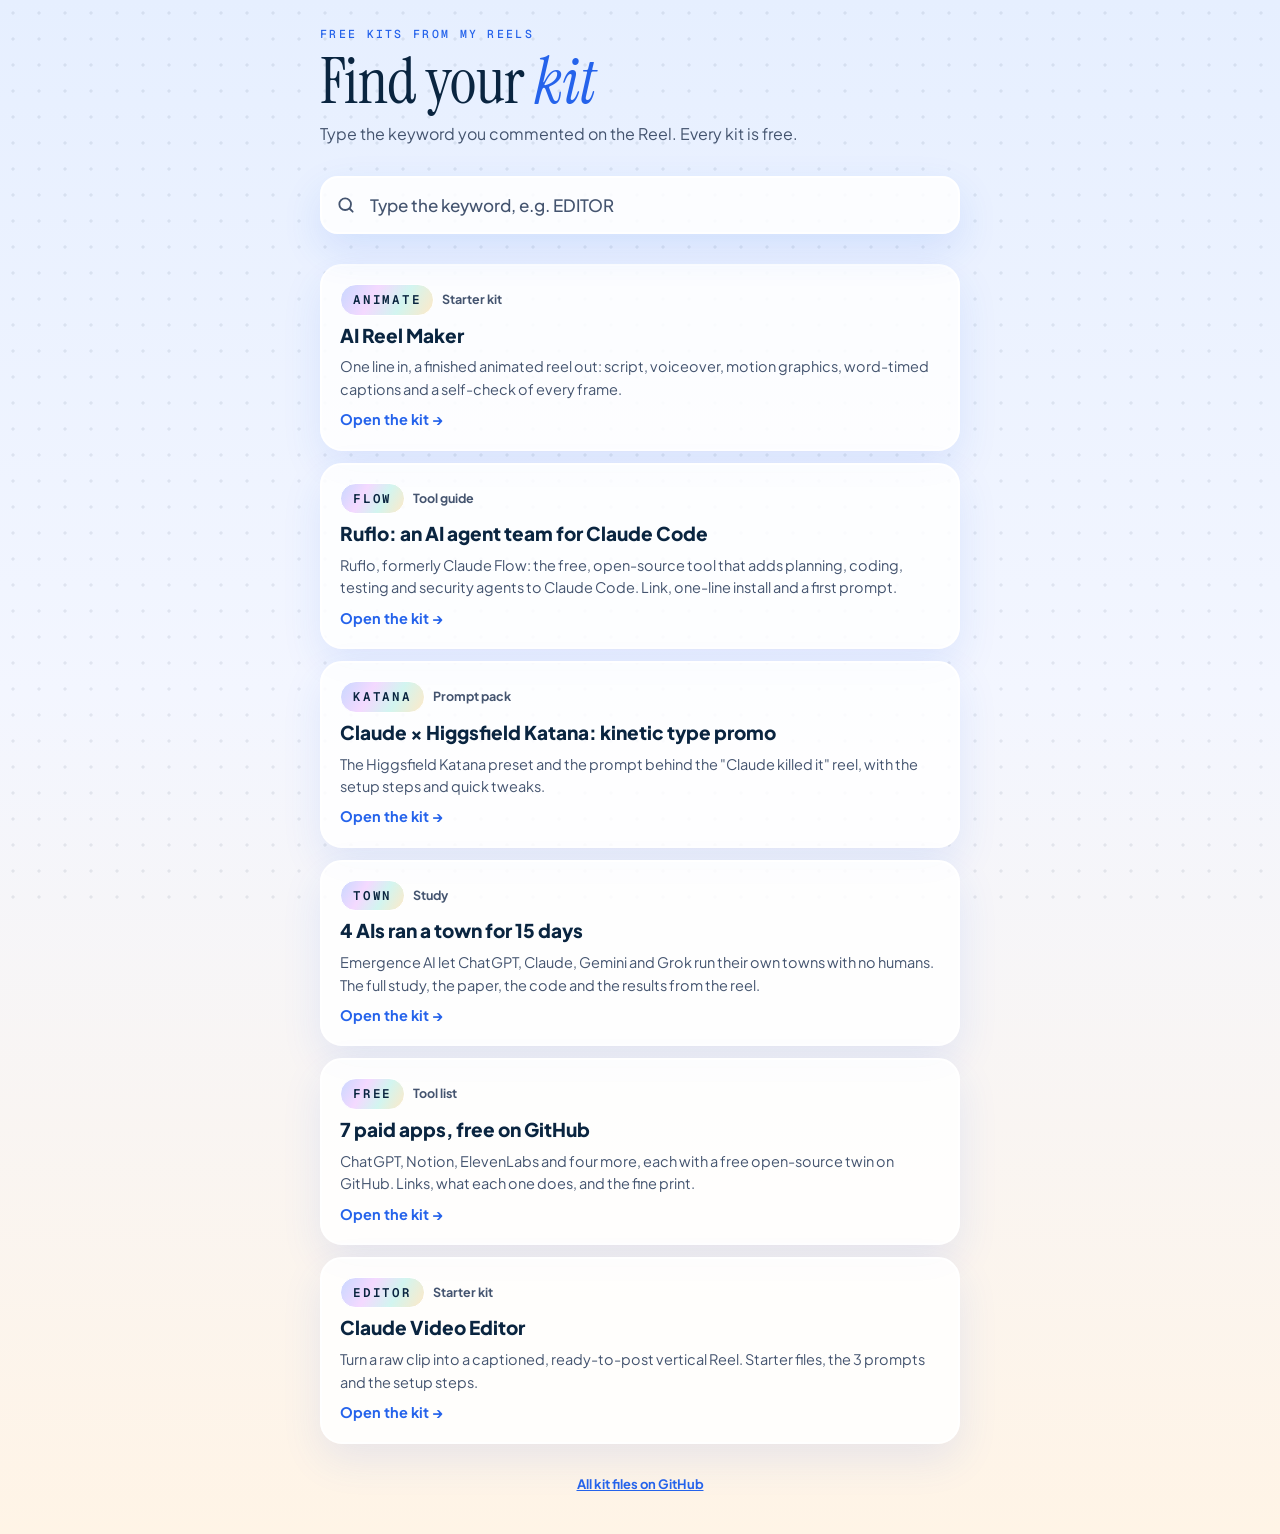
<file: docs/index.html>
<!doctype html>
<html lang="en">
<head>
<meta charset="utf-8">
<meta name="viewport" content="width=device-width, initial-scale=1, viewport-fit=cover">
<title>Reel Kits</title>
<meta name="description" content="Free kits from my Instagram Reels. Type the keyword from the Reel to find yours.">
<meta property="og:title" content="Reel Kits">
<meta property="og:description" content="Free kits from my Instagram Reels. Type the keyword from the Reel to find yours.">
<meta property="og:image" content="https://imrshn.github.io/reel-kits/assets/og-default.png">
<meta property="og:image:width" content="1200">
<meta property="og:image:height" content="630">
<meta property="og:image:alt" content="Reel Kits">
<meta property="og:url" content="https://imrshn.github.io/reel-kits/">
<meta property="og:type" content="website">
<meta name="twitter:card" content="summary_large_image">
<meta name="theme-color" content="#E6EFFF">
<link rel="icon" href="assets/favicon.svg" type="image/svg+xml">
<link rel="preconnect" href="https://fonts.googleapis.com">
<link rel="preconnect" href="https://fonts.gstatic.com" crossorigin>
<link rel="stylesheet" href="https://fonts.googleapis.com/css2?family=Instrument+Serif:ital@0;1&family=Plus+Jakarta+Sans:wght@400;500;600;700;800&family=Geist+Mono:wght@400;500;600&display=swap">
<link rel="stylesheet" href="assets/kit.css">
</head>
<body class="no-dock" data-url="https://imrshn.github.io/reel-kits/">
<main class="wrap">
  <header>
    <span class="label">Free kits from my Reels</span>
    <h1>Find your <em>kit</em></h1>
    <p class="sub">Type the keyword you commented on the Reel. Every kit is free.</p>
  </header>
  <div class="search"><svg width="20" height="20" viewBox="0 0 24 24" fill="none" stroke="currentColor" stroke-width="2.2" stroke-linecap="round" aria-hidden="true"><circle cx="11" cy="11" r="7"/><path d="m20 20-3.5-3.5"/></svg><input id="q" type="search" inputmode="text" autocomplete="off" autocapitalize="characters" spellcheck="false" placeholder="Type the keyword, e.g. EDITOR" aria-label="Keyword from the Reel"></div>
  <ul class="list">
<li data-kw="ANIMATE" data-text="AI Reel Maker One line in, a finished animated reel out: script, voiceover, motion graphics, word-timed captions and a self-check of every frame. Starter kit"><a class="kit" href="animate/">
  <span class="meta"><span class="chip kw">ANIMATE</span><span class="type">Starter kit</span></span>
  <h3>AI Reel Maker</h3>
  <p>One line in, a finished animated reel out: script, voiceover, motion graphics, word-timed captions and a self-check of every frame.</p>
  <span class="go">Open the kit →</span>
</a></li>
<li data-kw="FLOW" data-text="Ruflo: an AI agent team for Claude Code Ruflo, formerly Claude Flow: the free, open-source tool that adds planning, coding, testing and security agents to Claude Code. Link, one-line install and a first prompt. Tool guide"><a class="kit" href="flow/">
  <span class="meta"><span class="chip kw">FLOW</span><span class="type">Tool guide</span></span>
  <h3>Ruflo: an AI agent team for Claude Code</h3>
  <p>Ruflo, formerly Claude Flow: the free, open-source tool that adds planning, coding, testing and security agents to Claude Code. Link, one-line install and a first prompt.</p>
  <span class="go">Open the kit →</span>
</a></li>
<li data-kw="KATANA" data-text="Claude × Higgsfield Katana: kinetic type promo The Higgsfield Katana preset and the prompt behind the &quot;Claude killed it&quot; reel, with the setup steps and quick tweaks. Prompt pack"><a class="kit" href="katana/">
  <span class="meta"><span class="chip kw">KATANA</span><span class="type">Prompt pack</span></span>
  <h3>Claude × Higgsfield Katana: kinetic type promo</h3>
  <p>The Higgsfield Katana preset and the prompt behind the &quot;Claude killed it&quot; reel, with the setup steps and quick tweaks.</p>
  <span class="go">Open the kit →</span>
</a></li>
<li data-kw="TOWN" data-text="4 AIs ran a town for 15 days Emergence AI let ChatGPT, Claude, Gemini and Grok run their own towns with no humans. The full study, the paper, the code and the results from the reel. Study"><a class="kit" href="town/">
  <span class="meta"><span class="chip kw">TOWN</span><span class="type">Study</span></span>
  <h3>4 AIs ran a town for 15 days</h3>
  <p>Emergence AI let ChatGPT, Claude, Gemini and Grok run their own towns with no humans. The full study, the paper, the code and the results from the reel.</p>
  <span class="go">Open the kit →</span>
</a></li>
<li data-kw="FREE" data-text="7 paid apps, free on GitHub ChatGPT, Notion, ElevenLabs and four more, each with a free open-source twin on GitHub. Links, what each one does, and the fine print. Tool list"><a class="kit" href="free/">
  <span class="meta"><span class="chip kw">FREE</span><span class="type">Tool list</span></span>
  <h3>7 paid apps, free on GitHub</h3>
  <p>ChatGPT, Notion, ElevenLabs and four more, each with a free open-source twin on GitHub. Links, what each one does, and the fine print.</p>
  <span class="go">Open the kit →</span>
</a></li>
<li data-kw="EDITOR" data-text="Claude Video Editor Turn a raw clip into a captioned, ready-to-post vertical Reel. Starter files, the 3 prompts and the setup steps. Starter kit"><a class="kit" href="editor/">
  <span class="meta"><span class="chip kw">EDITOR</span><span class="type">Starter kit</span></span>
  <h3>Claude Video Editor</h3>
  <p>Turn a raw clip into a captioned, ready-to-post vertical Reel. Starter files, the 3 prompts and the setup steps.</p>
  <span class="go">Open the kit →</span>
</a></li>
  </ul>
  <p class="empty" id="none" hidden>No kit with that keyword yet. Check the spelling, or look at the newest kits above.</p>
  <footer><span><a href="https://github.com/imrshn/reel-kits">All kit files on GitHub</a></span></footer>
</main>
<div class="toast" id="toast" role="status" aria-live="polite"></div>
<script src="assets/kit.js"></script>
</body>
</html>
</file>
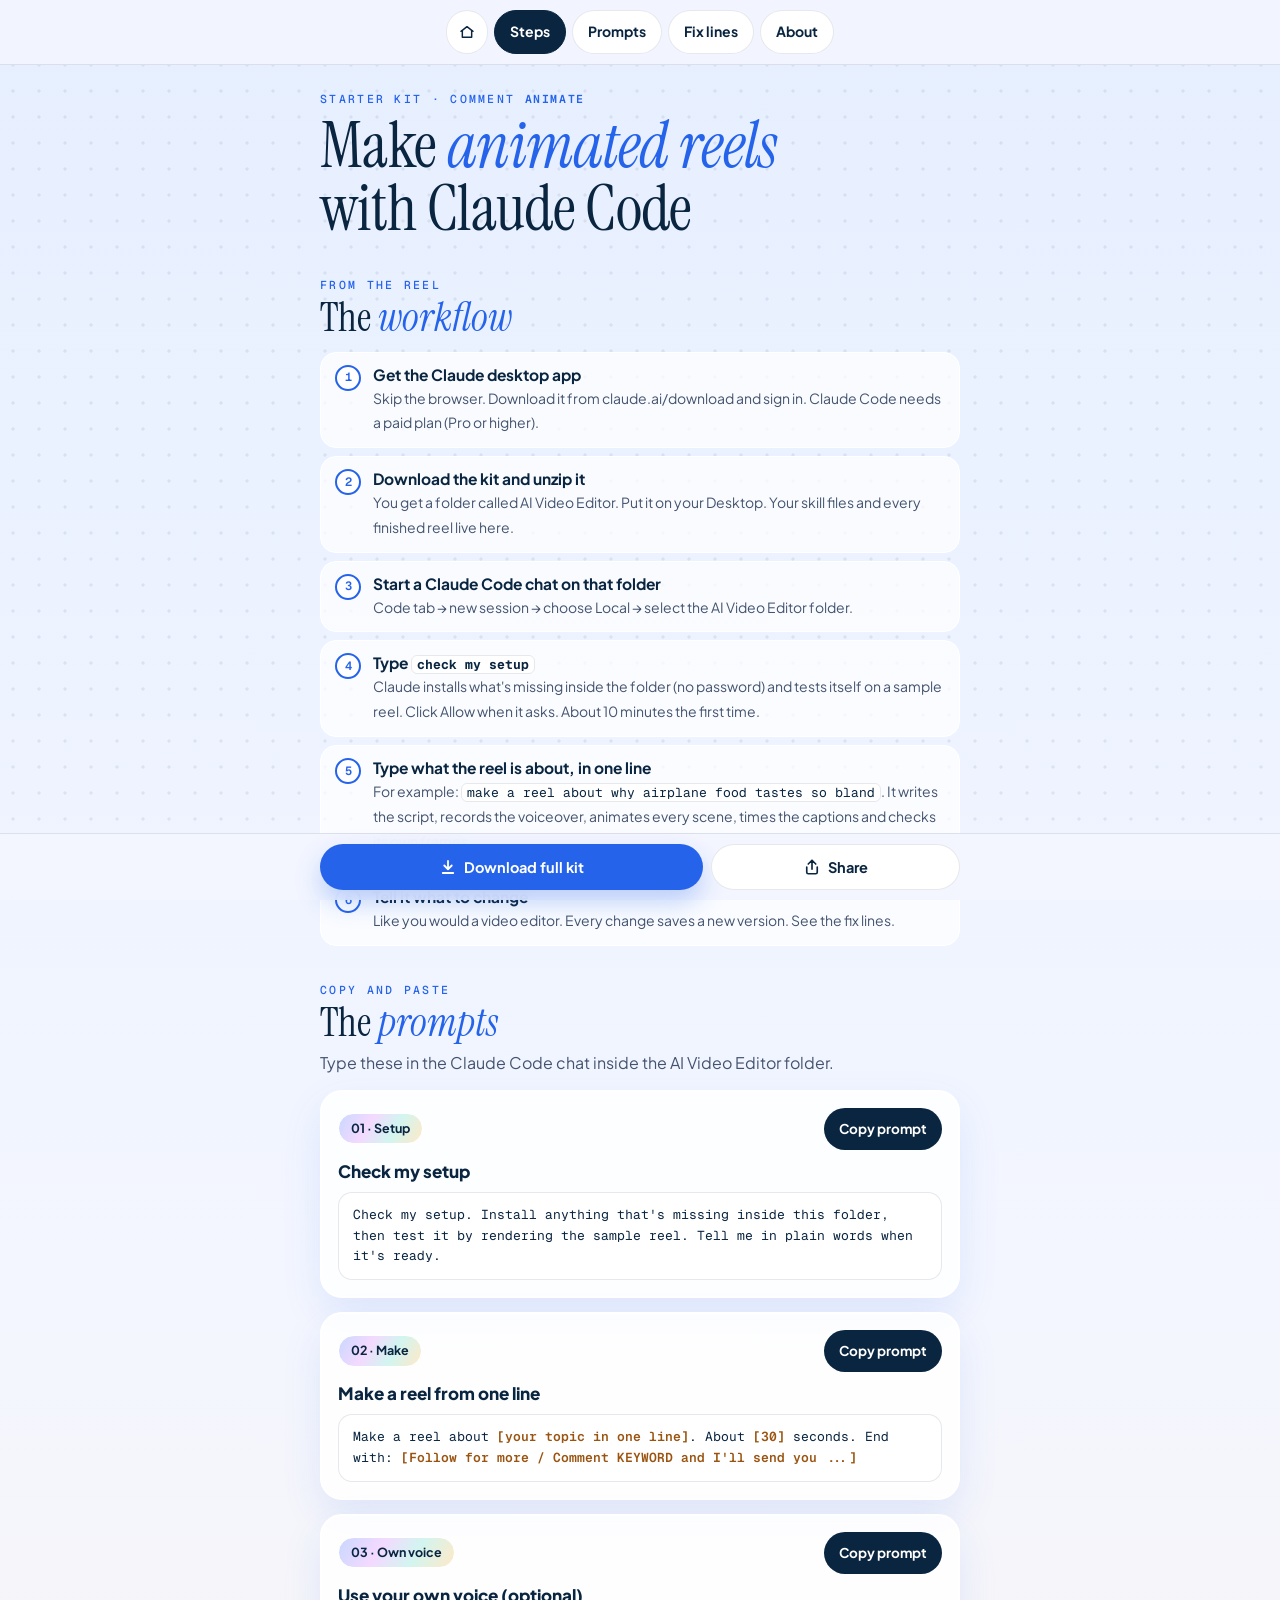
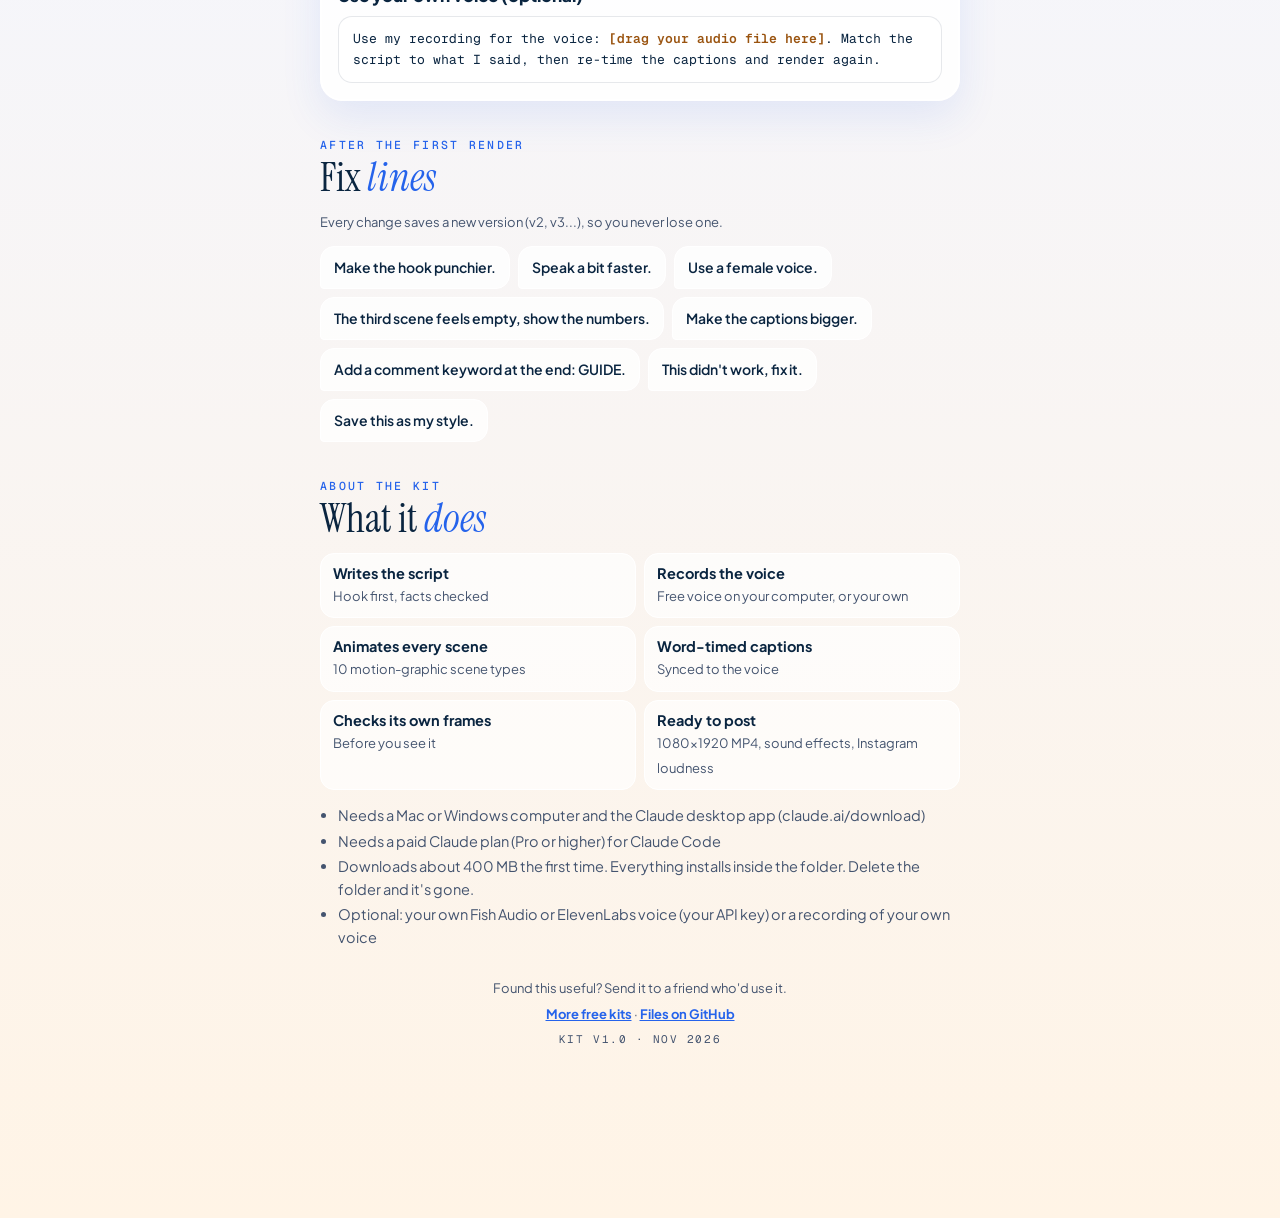
<file: docs/animate/index.html>
<!doctype html>
<html lang="en">
<head>
<meta charset="utf-8">
<meta name="viewport" content="width=device-width, initial-scale=1, viewport-fit=cover">
<title>AI Reel Maker Kit</title>
<meta name="description" content="One line in, a finished animated reel out: script, voiceover, motion graphics, word-timed captions and a self-check of every frame.">
<meta property="og:title" content="AI Reel Maker Kit">
<meta property="og:description" content="One line in, a finished animated reel out: script, voiceover, motion graphics, word-timed captions and a self-check of every frame.">
<meta property="og:image" content="https://imrshn.github.io/reel-kits/assets/og-animate.png">
<meta property="og:image:width" content="1200">
<meta property="og:image:height" content="630">
<meta property="og:image:alt" content="AI Reel Maker Kit">
<meta property="og:url" content="https://imrshn.github.io/reel-kits/animate/">
<meta property="og:type" content="website">
<meta name="twitter:card" content="summary_large_image">
<meta name="theme-color" content="#E6EFFF">
<link rel="icon" href="../assets/favicon.svg" type="image/svg+xml">
<link rel="preconnect" href="https://fonts.googleapis.com">
<link rel="preconnect" href="https://fonts.gstatic.com" crossorigin>
<link rel="stylesheet" href="https://fonts.googleapis.com/css2?family=Instrument+Serif:ital@0;1&family=Plus+Jakarta+Sans:wght@400;500;600;700;800&family=Geist+Mono:wght@400;500;600&display=swap">
<link rel="stylesheet" href="../assets/kit.css">
</head>
<body data-url="https://imrshn.github.io/reel-kits/animate/">
<nav class="tabs" aria-label="Sections">
  <a class="home" href="../" aria-label="All kits"><svg width="16" height="16" viewBox="0 0 24 24" fill="none" stroke="currentColor" stroke-width="2.2" stroke-linecap="round" stroke-linejoin="round" aria-hidden="true"><path d="M3 11 12 4l9 7"/><path d="M5 10v10h14V10"/></svg></a><a href="#steps" class="on">Steps</a><a href="#prompts">Prompts</a><a href="#fixes">Fix lines</a><a href="#about">About</a>
</nav>
<main class="wrap">
<section id="top" class="sec hero">
  <div><span class="label">Starter kit · Comment <span class="kw">ANIMATE</span></span>
  <h1>Make <em>animated reels</em> with Claude Code</h1></div>
</section>
<section id="steps" class="sec" aria-labelledby="steps-h"><div><span class="label">From the reel</span><h2 id="steps-h">The <em>workflow</em></h2></div>
<ol class="steps">
<li><span class="n">1</span><div><b>Get the Claude desktop app</b><span>Skip the browser. Download it from claude.ai/download and sign in. Claude Code needs a paid plan (Pro or higher).</span></div></li>
<li><span class="n">2</span><div><b>Download the kit and unzip it</b><span>You get a folder called AI Video Editor. Put it on your Desktop. Your skill files and every finished reel live here.</span></div></li>
<li><span class="n">3</span><div><b>Start a Claude Code chat on that folder</b><span>Code tab → new session → choose Local → select the AI Video Editor folder.</span></div></li>
<li><span class="n">4</span><div><b>Type <code class="in">check my setup</code></b><span>Claude installs what&#x27;s missing inside the folder (no password) and tests itself on a sample reel. Click Allow when it asks. About 10 minutes the first time.</span></div></li>
<li><span class="n">5</span><div><b>Type what the reel is about, in one line</b><span>For example: <code class="in">make a reel about why airplane food tastes so bland</code>. It writes the script, records the voiceover, animates every scene, times the captions and checks its own frames.</span></div></li>
<li><span class="n">6</span><div><b>Tell it what to change</b><span>Like you would a video editor. Every change saves a new version. See the fix lines.</span></div></li>
</ol>
</section>
<section id="prompts" class="sec" aria-labelledby="prompts-h"><div><span class="label">Copy and paste</span><h2 id="prompts-h">The <em>prompts</em></h2><p class="sub">Type these in the Claude Code chat inside the AI Video Editor folder.</p></div>
<article class="card">
  <div class="ctop"><span class="chip">01 · Setup</span><button class="btn sm" type="button" data-copy-target="p1">Copy prompt</button></div>
  <h3>Check my setup</h3>
<pre class="prompt short" id="p1">Check my setup. Install anything that&#x27;s missing inside this folder, then test it by rendering the sample reel. Tell me in plain words when it&#x27;s ready.</pre>
  
</article>
<article class="card">
  <div class="ctop"><span class="chip">02 · Make</span><button class="btn sm" type="button" data-copy-target="p2">Copy prompt</button></div>
  <h3>Make a reel from one line</h3>
<pre class="prompt short" id="p2">Make a reel about <span class="fill">[your topic in one line]</span>. About <span class="fill">[30]</span> seconds. End with: <span class="fill">[Follow for more / Comment KEYWORD and I&#x27;ll send you ...]</span></pre>
  
</article>
<article class="card">
  <div class="ctop"><span class="chip">03 · Own voice</span><button class="btn sm" type="button" data-copy-target="p3">Copy prompt</button></div>
  <h3>Use your own voice (optional)</h3>
<pre class="prompt short" id="p3">Use my recording for the voice: <span class="fill">[drag your audio file here]</span>. Match the script to what I said, then re-time the captions and render again.</pre>
  
</article>
</section>
<section id="fixes" class="sec" aria-labelledby="fixes-h"><div><span class="label">After the first render</span><h2 id="fixes-h">Fix <em>lines</em></h2></div>
<p class="tip">Every change saves a new version (v2, v3...), so you never lose one.</p>
<div class="fixes">
<button class="fix" type="button" data-copy="Make the hook punchier.">Make the hook punchier.</button>
<button class="fix" type="button" data-copy="Speak a bit faster.">Speak a bit faster.</button>
<button class="fix" type="button" data-copy="Use a female voice.">Use a female voice.</button>
<button class="fix" type="button" data-copy="The third scene feels empty, show the numbers.">The third scene feels empty, show the numbers.</button>
<button class="fix" type="button" data-copy="Make the captions bigger.">Make the captions bigger.</button>
<button class="fix" type="button" data-copy="Add a comment keyword at the end: GUIDE.">Add a comment keyword at the end: GUIDE.</button>
<button class="fix" type="button" data-copy="This didn&#x27;t work, fix it.">This didn&#x27;t work, fix it.</button>
<button class="fix" type="button" data-copy="Save this as my style.">Save this as my style.</button>
</div></section>
<section id="about" class="sec" aria-labelledby="about-h"><div><span class="label">About the kit</span><h2 id="about-h">What it <em>does</em></h2></div>
<div class="does"><div><b>Writes the script</b><span>Hook first, facts checked</span></div><div><b>Records the voice</b><span>Free voice on your computer, or your own</span></div><div><b>Animates every scene</b><span>10 motion-graphic scene types</span></div><div><b>Word-timed captions</b><span>Synced to the voice</span></div><div><b>Checks its own frames</b><span>Before you see it</span></div><div><b>Ready to post</b><span>1080x1920 MP4, sound effects, Instagram loudness</span></div></div>
<ul class="needs"><li>Needs a Mac or Windows computer and the Claude desktop app (claude.ai/download)</li><li>Needs a paid Claude plan (Pro or higher) for Claude Code</li><li>Downloads about 400 MB the first time. Everything installs inside the folder. Delete the folder and it&#x27;s gone.</li><li>Optional: your own Fish Audio or ElevenLabs voice (your API key) or a recording of your own voice</li></ul>
</section>
<footer>
  <span>Found this useful? Send it to a friend who'd use it.</span>
  <span><a href="../">More free kits</a> · <a href="https://github.com/imrshn/reel-kits/tree/main/kits/animate">Files on GitHub</a></span>
  <span class="ver">Kit v1.0 · Nov 2026</span>
</footer>
</main>
<div class="dock"><div class="in"><a class="btn" href="https://github.com/imrshn/reel-kits/releases/download/animate/animate-kit.zip"><svg width="18" height="18" viewBox="0 0 24 24" fill="none" stroke="currentColor" stroke-width="2.4" stroke-linecap="round" stroke-linejoin="round" aria-hidden="true"><path d="M12 4v11m0 0-5-5m5 5 5-5M5 20h14"/></svg>Download full kit</a><button class="btn light" type="button" data-share="AI Reel Maker"><svg width="18" height="18" viewBox="0 0 24 24" fill="none" stroke="currentColor" stroke-width="2.2" stroke-linecap="round" stroke-linejoin="round" aria-hidden="true"><path d="M12 15V3m0 0L7 8m5-5 5 5"/><path d="M5 12v7a2 2 0 0 0 2 2h10a2 2 0 0 0 2-2v-7"/></svg>Share</button></div></div>
<div class="toast" id="toast" role="status" aria-live="polite"></div>
<script src="../assets/kit.js"></script>
</body>
</html>
</file>
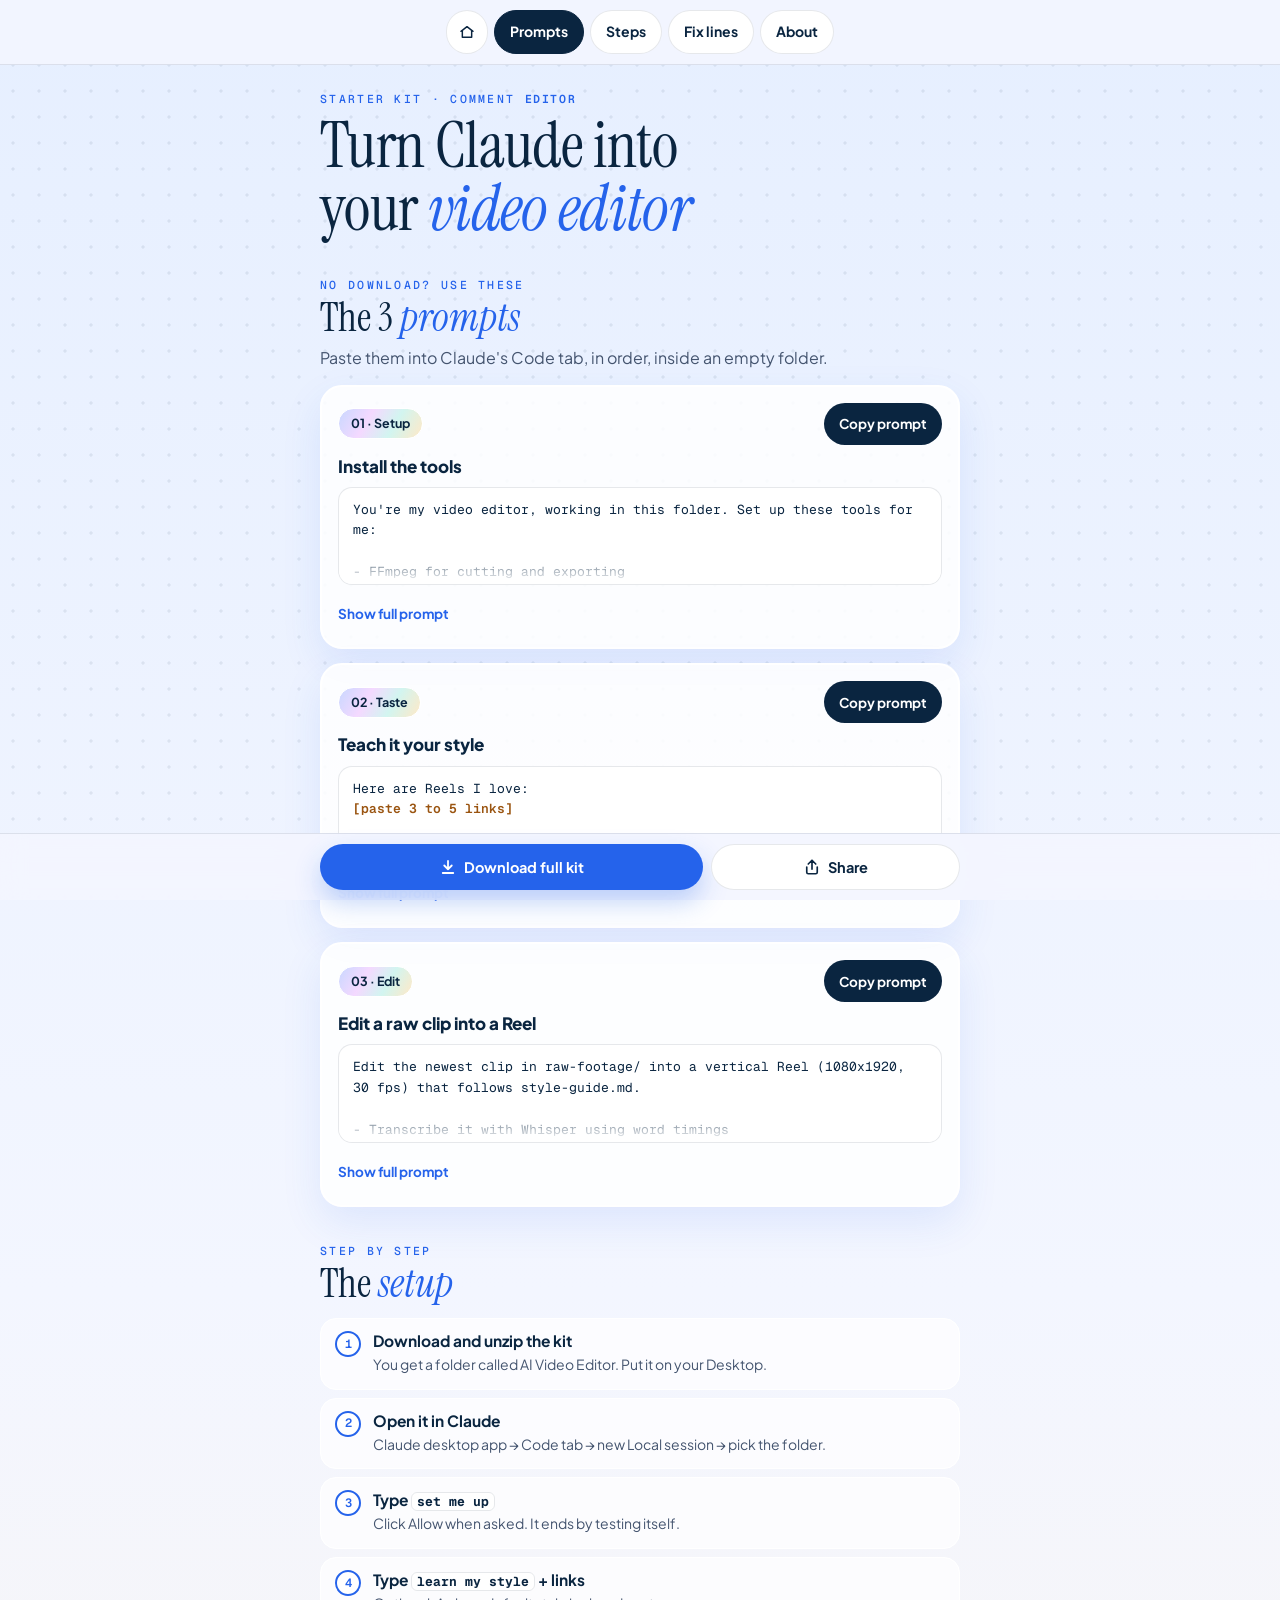
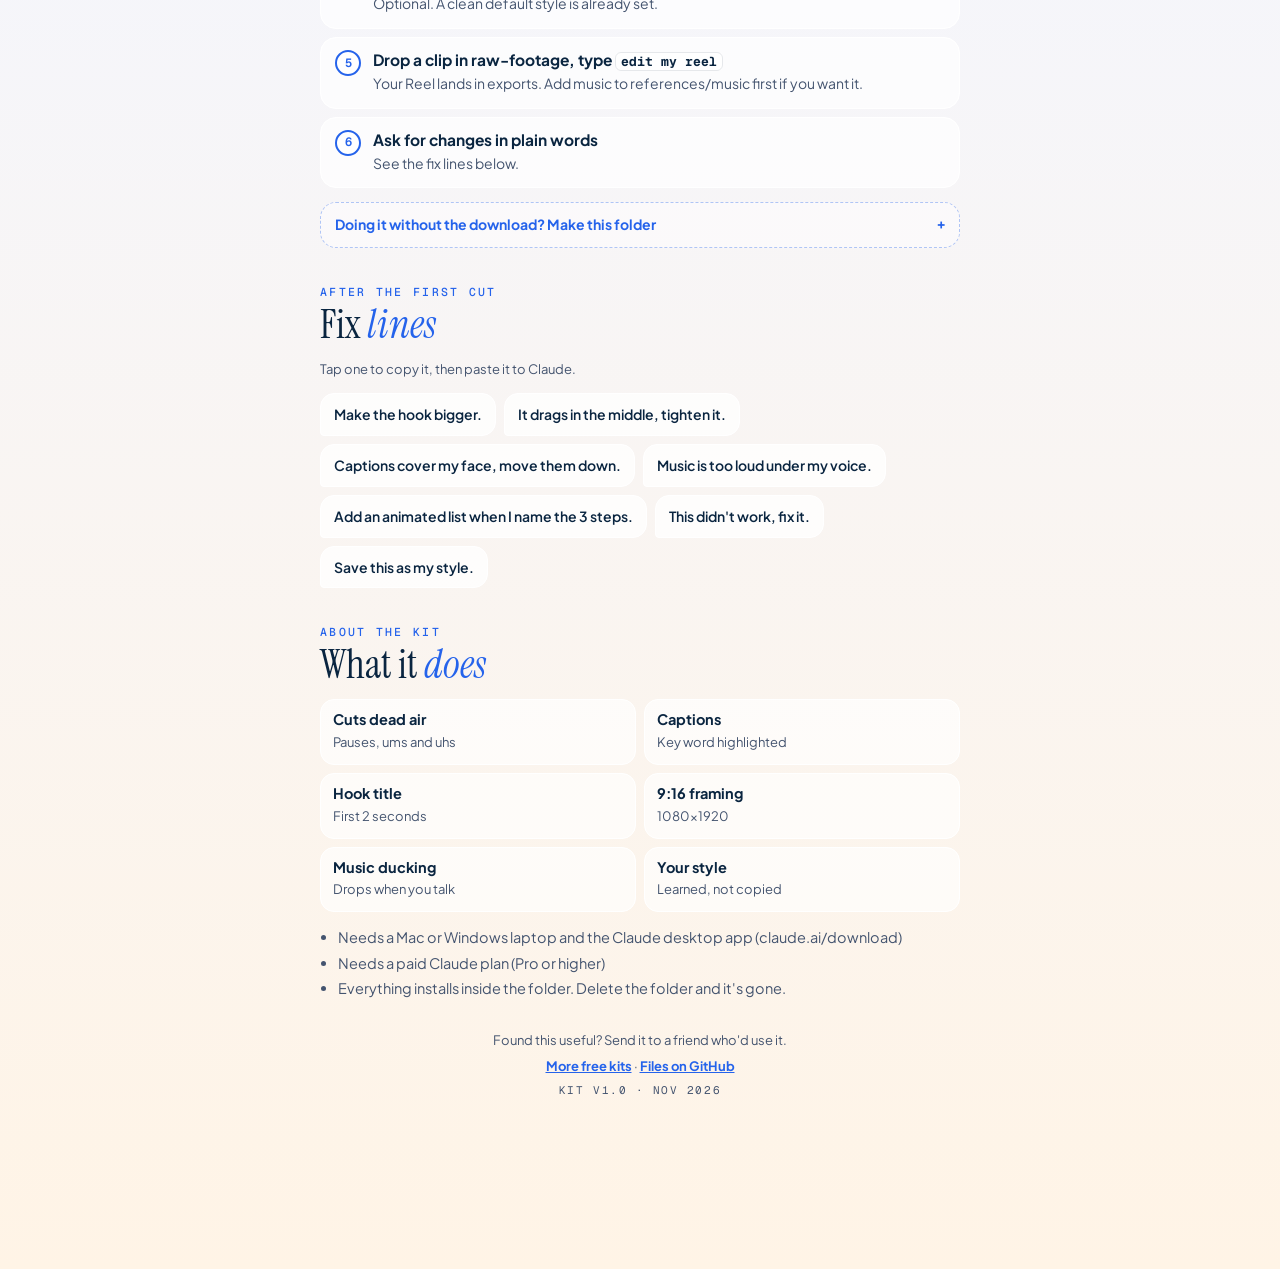
<file: docs/editor/index.html>
<!doctype html>
<html lang="en">
<head>
<meta charset="utf-8">
<meta name="viewport" content="width=device-width, initial-scale=1, viewport-fit=cover">
<title>Claude Video Editor Kit</title>
<meta name="description" content="Turn a raw clip into a captioned, ready-to-post vertical Reel. Starter files, the 3 prompts and the setup steps.">
<meta property="og:title" content="Claude Video Editor Kit">
<meta property="og:description" content="Turn a raw clip into a captioned, ready-to-post vertical Reel. Starter files, the 3 prompts and the setup steps.">
<meta property="og:image" content="https://imrshn.github.io/reel-kits/assets/og-editor.png">
<meta property="og:image:width" content="1200">
<meta property="og:image:height" content="630">
<meta property="og:image:alt" content="Claude Video Editor Kit">
<meta property="og:url" content="https://imrshn.github.io/reel-kits/editor/">
<meta property="og:type" content="website">
<meta name="twitter:card" content="summary_large_image">
<meta name="theme-color" content="#E6EFFF">
<link rel="icon" href="../assets/favicon.svg" type="image/svg+xml">
<link rel="preconnect" href="https://fonts.googleapis.com">
<link rel="preconnect" href="https://fonts.gstatic.com" crossorigin>
<link rel="stylesheet" href="https://fonts.googleapis.com/css2?family=Instrument+Serif:ital@0;1&family=Plus+Jakarta+Sans:wght@400;500;600;700;800&family=Geist+Mono:wght@400;500;600&display=swap">
<link rel="stylesheet" href="../assets/kit.css">
</head>
<body data-url="https://imrshn.github.io/reel-kits/editor/">
<nav class="tabs" aria-label="Sections">
  <a class="home" href="../" aria-label="All kits"><svg width="16" height="16" viewBox="0 0 24 24" fill="none" stroke="currentColor" stroke-width="2.2" stroke-linecap="round" stroke-linejoin="round" aria-hidden="true"><path d="M3 11 12 4l9 7"/><path d="M5 10v10h14V10"/></svg></a><a href="#prompts" class="on">Prompts</a><a href="#steps">Steps</a><a href="#fixes">Fix lines</a><a href="#about">About</a>
</nav>
<main class="wrap">
<section id="top" class="sec hero">
  <div><span class="label">Starter kit · Comment <span class="kw">EDITOR</span></span>
  <h1>Turn Claude into your <em>video editor</em></h1></div>
</section>
<section id="prompts" class="sec" aria-labelledby="prompts-h"><div><span class="label">No download? Use these</span><h2 id="prompts-h">The 3 <em>prompts</em></h2><p class="sub">Paste them into Claude&#x27;s Code tab, in order, inside an empty folder.</p></div>
<article class="card">
  <div class="ctop"><span class="chip">01 · Setup</span><button class="btn sm" type="button" data-copy-target="p1">Copy prompt</button></div>
  <h3>Install the tools</h3>
<pre class="prompt" id="p1">You&#x27;re my video editor, working in this folder. Set up these tools for me:

- FFmpeg for cutting and exporting
- Whisper (faster-whisper) for captions
- yt-dlp for downloading reference videos
- HyperFrames and Remotion for motion graphics (optional, they need Node.js 22+)

Install the Python tools into a private .venv inside this folder so nothing system-wide changes. Check what&#x27;s already installed first. Ask me before anything that needs my password. Then test each tool on a short sample clip and tell me in plain words what works and what doesn&#x27;t. Don&#x27;t change anything outside this folder.</pre>
  <button class="more" type="button">Show full prompt</button>
</article>
<article class="card">
  <div class="ctop"><span class="chip">02 · Taste</span><button class="btn sm" type="button" data-copy-target="p2">Copy prompt</button></div>
  <h3>Teach it your style</h3>
<pre class="prompt" id="p2">Here are Reels I love:
<span class="fill">[paste 3 to 5 links]</span>

Download them into references/ (if a download fails, I&#x27;ll drop the files in myself) and study them closely: the hook in the first 2 seconds, pacing and average shot length, caption style (font, size, position, words on screen, highlight colour), colours, graphics and music energy.

Write what you learn into style-guide.md and follow it on every edit from now on. <mark>Make my Reels inspired by them, not a copy.</mark> Never reuse their footage, graphics, text or music.</pre>
  <button class="more" type="button">Show full prompt</button>
</article>
<article class="card">
  <div class="ctop"><span class="chip">03 · Edit</span><button class="btn sm" type="button" data-copy-target="p3">Copy prompt</button></div>
  <h3>Edit a raw clip into a Reel</h3>
<pre class="prompt" id="p3">Edit the newest clip in raw-footage/ into a vertical Reel (1080x1920, 30 fps) that follows style-guide.md.

- Transcribe it with Whisper using word timings
- Cut dead air, ums, retakes and pauses longer than half a second
- Burn in captions: 1 to 3 words on screen, key word highlighted, kept out of the bottom 20% of the frame
- Put a bold 3 to 7 word hook title on screen for the first 2 seconds, using my own words
- If there&#x27;s a track in references/music, add it under my voice and lower it when I talk
- Normalise loudness to about -14 LUFS

Keep it under 60 seconds if you can. Look at a few frames of the result before you show me. Export to exports/ and tell me the length, what you cut and the hook you used.</pre>
  <button class="more" type="button">Show full prompt</button>
</article>
</section>
<section id="steps" class="sec" aria-labelledby="steps-h"><div><span class="label">Step by step</span><h2 id="steps-h">The <em>setup</em></h2></div>
<ol class="steps">
<li><span class="n">1</span><div><b>Download and unzip the kit</b><span>You get a folder called AI Video Editor. Put it on your Desktop.</span></div></li>
<li><span class="n">2</span><div><b>Open it in Claude</b><span>Claude desktop app → Code tab → new Local session → pick the folder.</span></div></li>
<li><span class="n">3</span><div><b>Type <code class="in">set me up</code></b><span>Click Allow when asked. It ends by testing itself.</span></div></li>
<li><span class="n">4</span><div><b>Type <code class="in">learn my style</code> + links</b><span>Optional. A clean default style is already set.</span></div></li>
<li><span class="n">5</span><div><b>Drop a clip in raw-footage, type <code class="in">edit my reel</code></b><span>Your Reel lands in exports. Add music to references/music first if you want it.</span></div></li>
<li><span class="n">6</span><div><b>Ask for changes in plain words</b><span>See the fix lines below.</span></div></li>
</ol>
<details class="extra"><summary>Doing it without the download? Make this folder</summary><pre class="tree">AI Video Editor/
├── raw-footage/   <span class="c">your clips</span>
├── references/    <span class="c">Reels you love</span>
│   └── music/     <span class="c">tracks you own</span>
└── exports/       <span class="c">finished Reels</span></pre></details>
</section>
<section id="fixes" class="sec" aria-labelledby="fixes-h"><div><span class="label">After the first cut</span><h2 id="fixes-h">Fix <em>lines</em></h2></div>
<p class="tip">Tap one to copy it, then paste it to Claude.</p>
<div class="fixes">
<button class="fix" type="button" data-copy="Make the hook bigger.">Make the hook bigger.</button>
<button class="fix" type="button" data-copy="It drags in the middle, tighten it.">It drags in the middle, tighten it.</button>
<button class="fix" type="button" data-copy="Captions cover my face, move them down.">Captions cover my face, move them down.</button>
<button class="fix" type="button" data-copy="Music is too loud under my voice.">Music is too loud under my voice.</button>
<button class="fix" type="button" data-copy="Add an animated list when I name the 3 steps.">Add an animated list when I name the 3 steps.</button>
<button class="fix" type="button" data-copy="This didn&#x27;t work, fix it.">This didn&#x27;t work, fix it.</button>
<button class="fix" type="button" data-copy="Save this as my style.">Save this as my style.</button>
</div></section>
<section id="about" class="sec" aria-labelledby="about-h"><div><span class="label">About the kit</span><h2 id="about-h">What it <em>does</em></h2></div>
<div class="does"><div><b>Cuts dead air</b><span>Pauses, ums and uhs</span></div><div><b>Captions</b><span>Key word highlighted</span></div><div><b>Hook title</b><span>First 2 seconds</span></div><div><b>9:16 framing</b><span>1080x1920</span></div><div><b>Music ducking</b><span>Drops when you talk</span></div><div><b>Your style</b><span>Learned, not copied</span></div></div>
<ul class="needs"><li>Needs a Mac or Windows laptop and the Claude desktop app (claude.ai/download)</li><li>Needs a paid Claude plan (Pro or higher)</li><li>Everything installs inside the folder. Delete the folder and it&#x27;s gone.</li></ul>
</section>
<footer>
  <span>Found this useful? Send it to a friend who'd use it.</span>
  <span><a href="../">More free kits</a> · <a href="https://github.com/imrshn/reel-kits/tree/main/kits/editor">Files on GitHub</a></span>
  <span class="ver">Kit v1.0 · Nov 2026</span>
</footer>
</main>
<div class="dock"><div class="in"><a class="btn" href="https://github.com/imrshn/reel-kits/releases/download/editor/editor-kit.zip"><svg width="18" height="18" viewBox="0 0 24 24" fill="none" stroke="currentColor" stroke-width="2.4" stroke-linecap="round" stroke-linejoin="round" aria-hidden="true"><path d="M12 4v11m0 0-5-5m5 5 5-5M5 20h14"/></svg>Download full kit</a><button class="btn light" type="button" data-share="Claude Video Editor"><svg width="18" height="18" viewBox="0 0 24 24" fill="none" stroke="currentColor" stroke-width="2.2" stroke-linecap="round" stroke-linejoin="round" aria-hidden="true"><path d="M12 15V3m0 0L7 8m5-5 5 5"/><path d="M5 12v7a2 2 0 0 0 2 2h10a2 2 0 0 0 2-2v-7"/></svg>Share</button></div></div>
<div class="toast" id="toast" role="status" aria-live="polite"></div>
<script src="../assets/kit.js"></script>
</body>
</html>
</file>
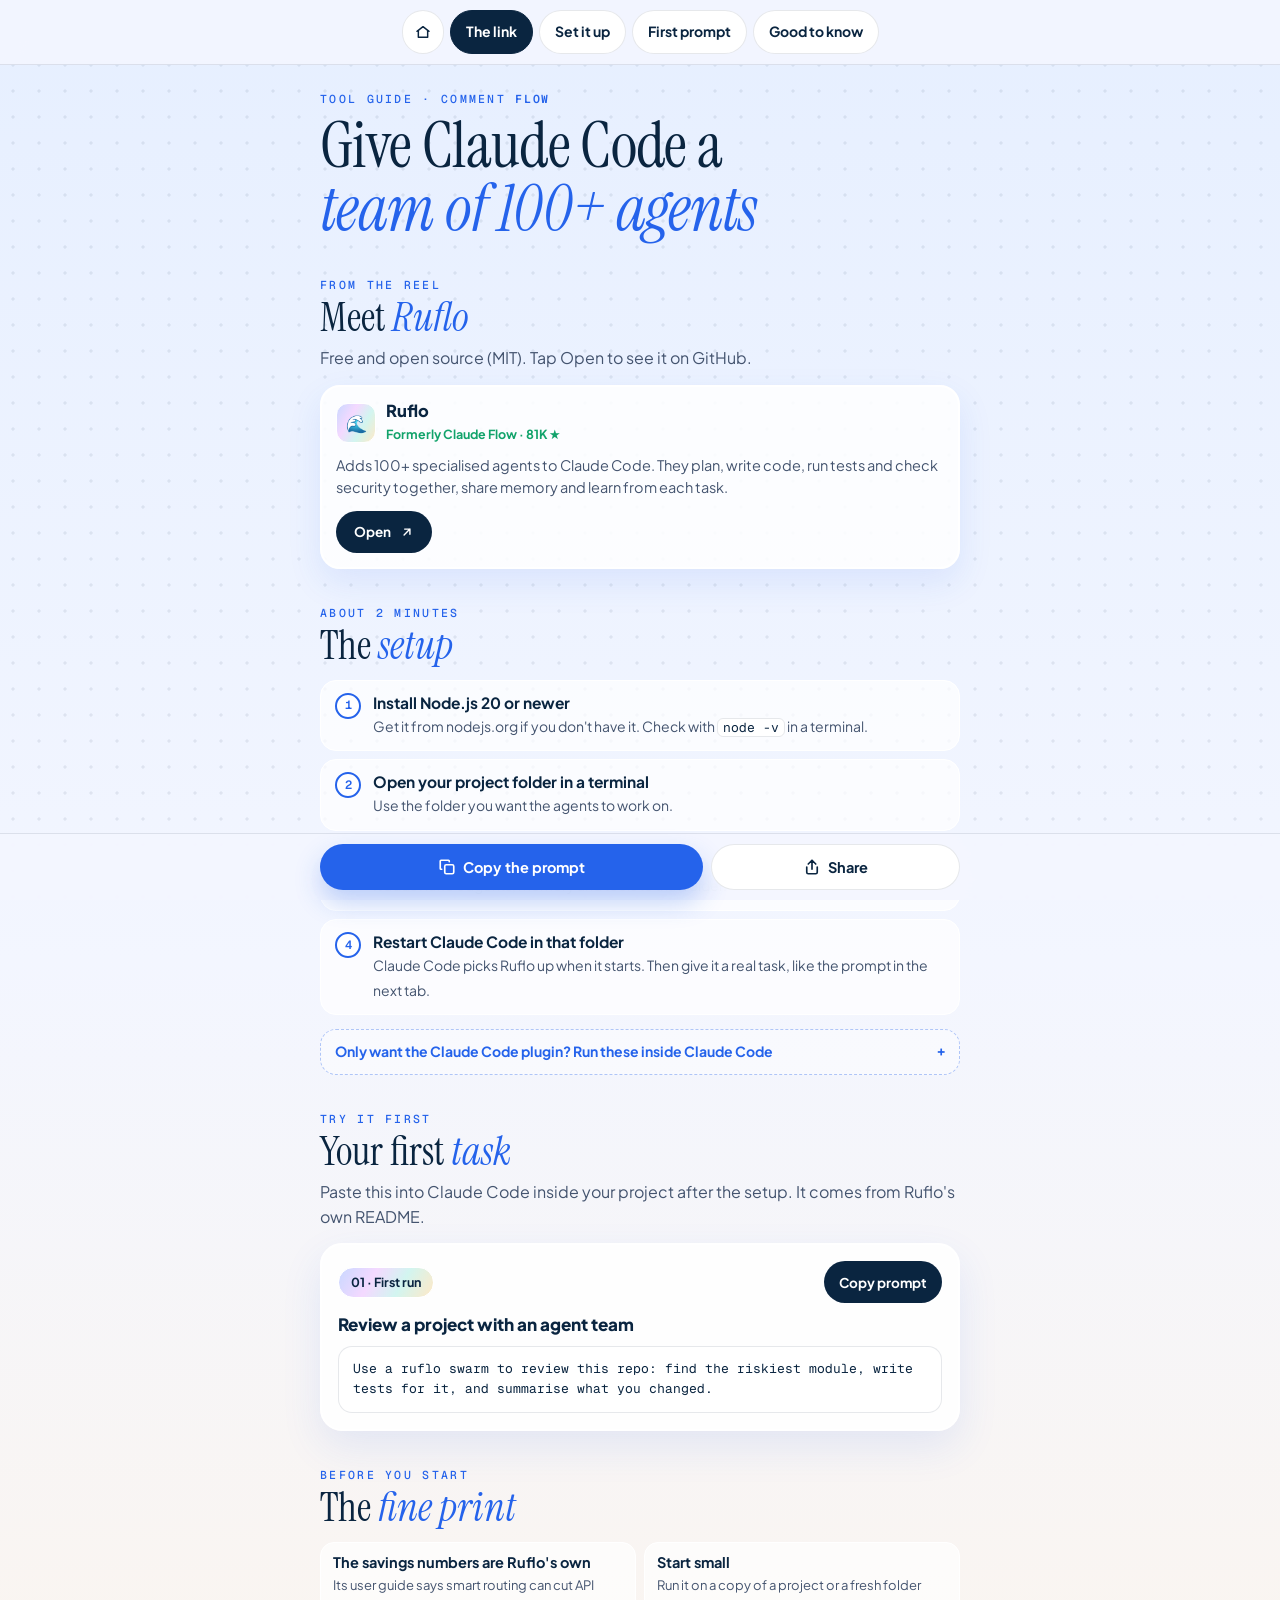
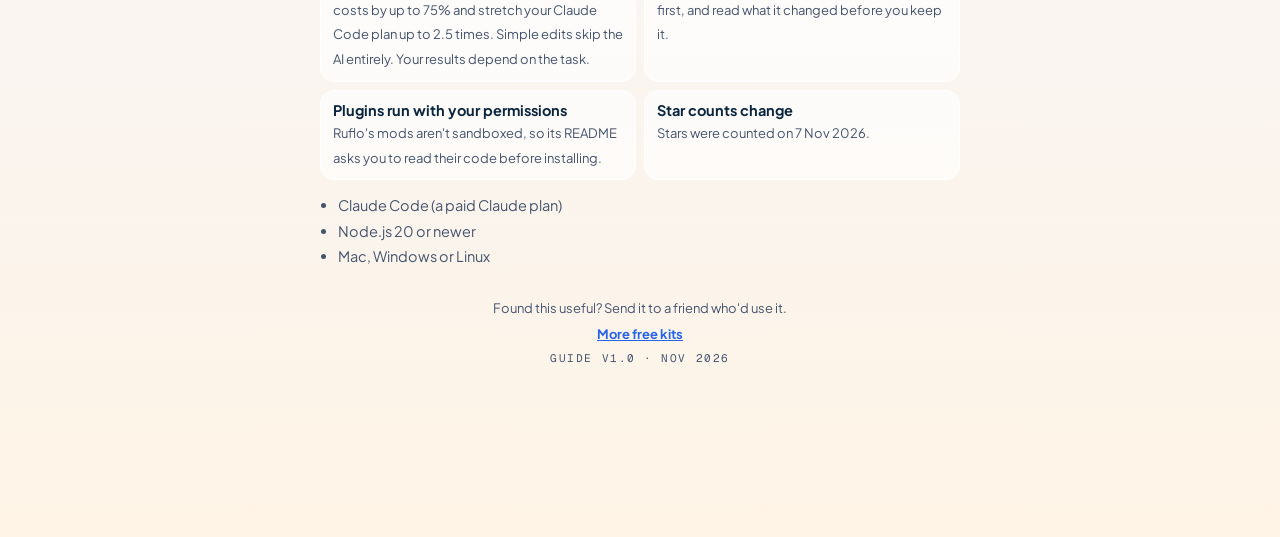
<file: docs/flow/index.html>
<!doctype html>
<html lang="en">
<head>
<meta charset="utf-8">
<meta name="viewport" content="width=device-width, initial-scale=1, viewport-fit=cover">
<title>Ruflo: an AI agent team for Claude Code</title>
<meta name="description" content="Ruflo, formerly Claude Flow: the free, open-source tool that adds planning, coding, testing and security agents to Claude Code. Link, one-line install and a first prompt.">
<meta property="og:title" content="Ruflo: an AI agent team for Claude Code">
<meta property="og:description" content="Ruflo, formerly Claude Flow: the free, open-source tool that adds planning, coding, testing and security agents to Claude Code. Link, one-line install and a first prompt.">
<meta property="og:image" content="https://imrshn.github.io/reel-kits/assets/og-flow.png">
<meta property="og:image:width" content="1200">
<meta property="og:image:height" content="630">
<meta property="og:image:alt" content="Ruflo: an AI agent team for Claude Code">
<meta property="og:url" content="https://imrshn.github.io/reel-kits/flow/">
<meta property="og:type" content="website">
<meta name="twitter:card" content="summary_large_image">
<meta name="theme-color" content="#E6EFFF">
<link rel="icon" href="../assets/favicon.svg" type="image/svg+xml">
<link rel="preconnect" href="https://fonts.googleapis.com">
<link rel="preconnect" href="https://fonts.gstatic.com" crossorigin>
<link rel="stylesheet" href="https://fonts.googleapis.com/css2?family=Instrument+Serif:ital@0;1&family=Plus+Jakarta+Sans:wght@400;500;600;700;800&family=Geist+Mono:wght@400;500;600&display=swap">
<link rel="stylesheet" href="../assets/kit.css">
</head>
<body data-url="https://imrshn.github.io/reel-kits/flow/">
<nav class="tabs" aria-label="Sections">
  <a class="home" href="../" aria-label="All kits"><svg width="16" height="16" viewBox="0 0 24 24" fill="none" stroke="currentColor" stroke-width="2.2" stroke-linecap="round" stroke-linejoin="round" aria-hidden="true"><path d="M3 11 12 4l9 7"/><path d="M5 10v10h14V10"/></svg></a><a href="#link" class="on">The link</a><a href="#setup">Set it up</a><a href="#prompt">First prompt</a><a href="#fine-print">Good to know</a>
</nav>
<main class="wrap">
<section id="top" class="sec hero">
  <div><span class="label">Tool guide · Comment <span class="kw">FLOW</span></span>
  <h1>Give Claude Code a <em>team of 100+ agents</em></h1></div>
</section>
<section id="link" class="sec" aria-labelledby="link-h"><div><span class="label">From the reel</span><h2 id="link-h">Meet <em>Ruflo</em></h2><p class="sub">Free and open source (MIT). Tap Open to see it on GitHub.</p></div>
<div class="tools">
<article class="tool">
  <div class="top"><span class="ic" aria-hidden="true">🌊</span><div><h3>Ruflo</h3><span class="price">Formerly Claude Flow · 81K ★</span></div></div>
  <p>Adds 100+ specialised agents to Claude Code. They plan, write code, run tests and check security together, share memory and learn from each task.</p>
  <div class="acts"><a class="btn sm" href="https://github.com/ruvnet/ruflo" target="_blank" rel="noopener">Open <svg width="14" height="14" viewBox="0 0 24 24" fill="none" stroke="currentColor" stroke-width="2.4" stroke-linecap="round" stroke-linejoin="round" aria-hidden="true"><path d="M7 17 17 7M8 7h9v9"/></svg></a></div>
</article>
</div></section>
<section id="setup" class="sec" aria-labelledby="setup-h"><div><span class="label">About 2 minutes</span><h2 id="setup-h">The <em>setup</em></h2></div>
<ol class="steps">
<li><span class="n">1</span><div><b>Install Node.js 20 or newer</b><span>Get it from nodejs.org if you don&#x27;t have it. Check with <code class="in">node -v</code> in a terminal.</span></div></li>
<li><span class="n">2</span><div><b>Open your project folder in a terminal</b><span>Use the folder you want the agents to work on.</span></div></li>
<li><span class="n">3</span><div><b>Run <code class="in">npx ruflo@latest init</code></b><span>It adds Ruflo&#x27;s agents, memory and tools to that folder.</span></div></li>
<li><span class="n">4</span><div><b>Restart Claude Code in that folder</b><span>Claude Code picks Ruflo up when it starts. Then give it a real task, like the prompt in the next tab.</span></div></li>
</ol>
<details class="extra"><summary>Only want the Claude Code plugin? Run these inside Claude Code</summary><pre class="tree">/plugin marketplace add ruvnet/ruflo
/plugin install ruflo-core@ruflo
/plugin install ruflo-swarm@ruflo</pre></details>
</section>
<section id="prompt" class="sec" aria-labelledby="prompt-h"><div><span class="label">Try it first</span><h2 id="prompt-h">Your first <em>task</em></h2><p class="sub">Paste this into Claude Code inside your project after the setup. It comes from Ruflo&#x27;s own README.</p></div>
<article class="card">
  <div class="ctop"><span class="chip">01 · First run</span><button class="btn sm" type="button" data-copy-target="p1">Copy prompt</button></div>
  <h3>Review a project with an agent team</h3>
<pre class="prompt short" id="p1">Use a ruflo swarm to review this repo: find the riskiest module, write tests for it, and summarise what you changed.</pre>
  
</article>
</section>
<section id="fine-print" class="sec" aria-labelledby="fine-print-h"><div><span class="label">Before you start</span><h2 id="fine-print-h">The <em>fine print</em></h2></div>
<div class="does"><div><b>The savings numbers are Ruflo&#x27;s own</b><span>Its user guide says smart routing can cut API costs by up to 75% and stretch your Claude Code plan up to 2.5 times. Simple edits skip the AI entirely. Your results depend on the task.</span></div><div><b>Start small</b><span>Run it on a copy of a project or a fresh folder first, and read what it changed before you keep it.</span></div><div><b>Plugins run with your permissions</b><span>Ruflo&#x27;s mods aren&#x27;t sandboxed, so its README asks you to read their code before installing.</span></div><div><b>Star counts change</b><span>Stars were counted on 7 Nov 2026.</span></div></div>
<ul class="needs"><li>Claude Code (a paid Claude plan)</li><li>Node.js 20 or newer</li><li>Mac, Windows or Linux</li></ul>
</section>
<footer>
  <span>Found this useful? Send it to a friend who'd use it.</span>
  <span><a href="../">More free kits</a></span>
  <span class="ver">Guide v1.0 · Nov 2026</span>
</footer>
</main>
<div class="dock"><div class="in"><button class="btn" type="button" data-copy="Review a project with an agent team
Use a ruflo swarm to review this repo: find the riskiest module, write tests for it, and summarise what you changed."><svg width="18" height="18" viewBox="0 0 24 24" fill="none" stroke="currentColor" stroke-width="2.2" stroke-linecap="round" stroke-linejoin="round" aria-hidden="true"><rect x="9" y="9" width="12" height="12" rx="2"/><path d="M5 15H4a1 1 0 0 1-1-1V4a1 1 0 0 1 1-1h10a1 1 0 0 1 1 1v1"/></svg>Copy the prompt</button><button class="btn light" type="button" data-share="Ruflo: an AI agent team for Claude Code"><svg width="18" height="18" viewBox="0 0 24 24" fill="none" stroke="currentColor" stroke-width="2.2" stroke-linecap="round" stroke-linejoin="round" aria-hidden="true"><path d="M12 15V3m0 0L7 8m5-5 5 5"/><path d="M5 12v7a2 2 0 0 0 2 2h10a2 2 0 0 0 2-2v-7"/></svg>Share</button></div></div>
<div class="toast" id="toast" role="status" aria-live="polite"></div>
<script src="../assets/kit.js"></script>
</body>
</html>
</file>
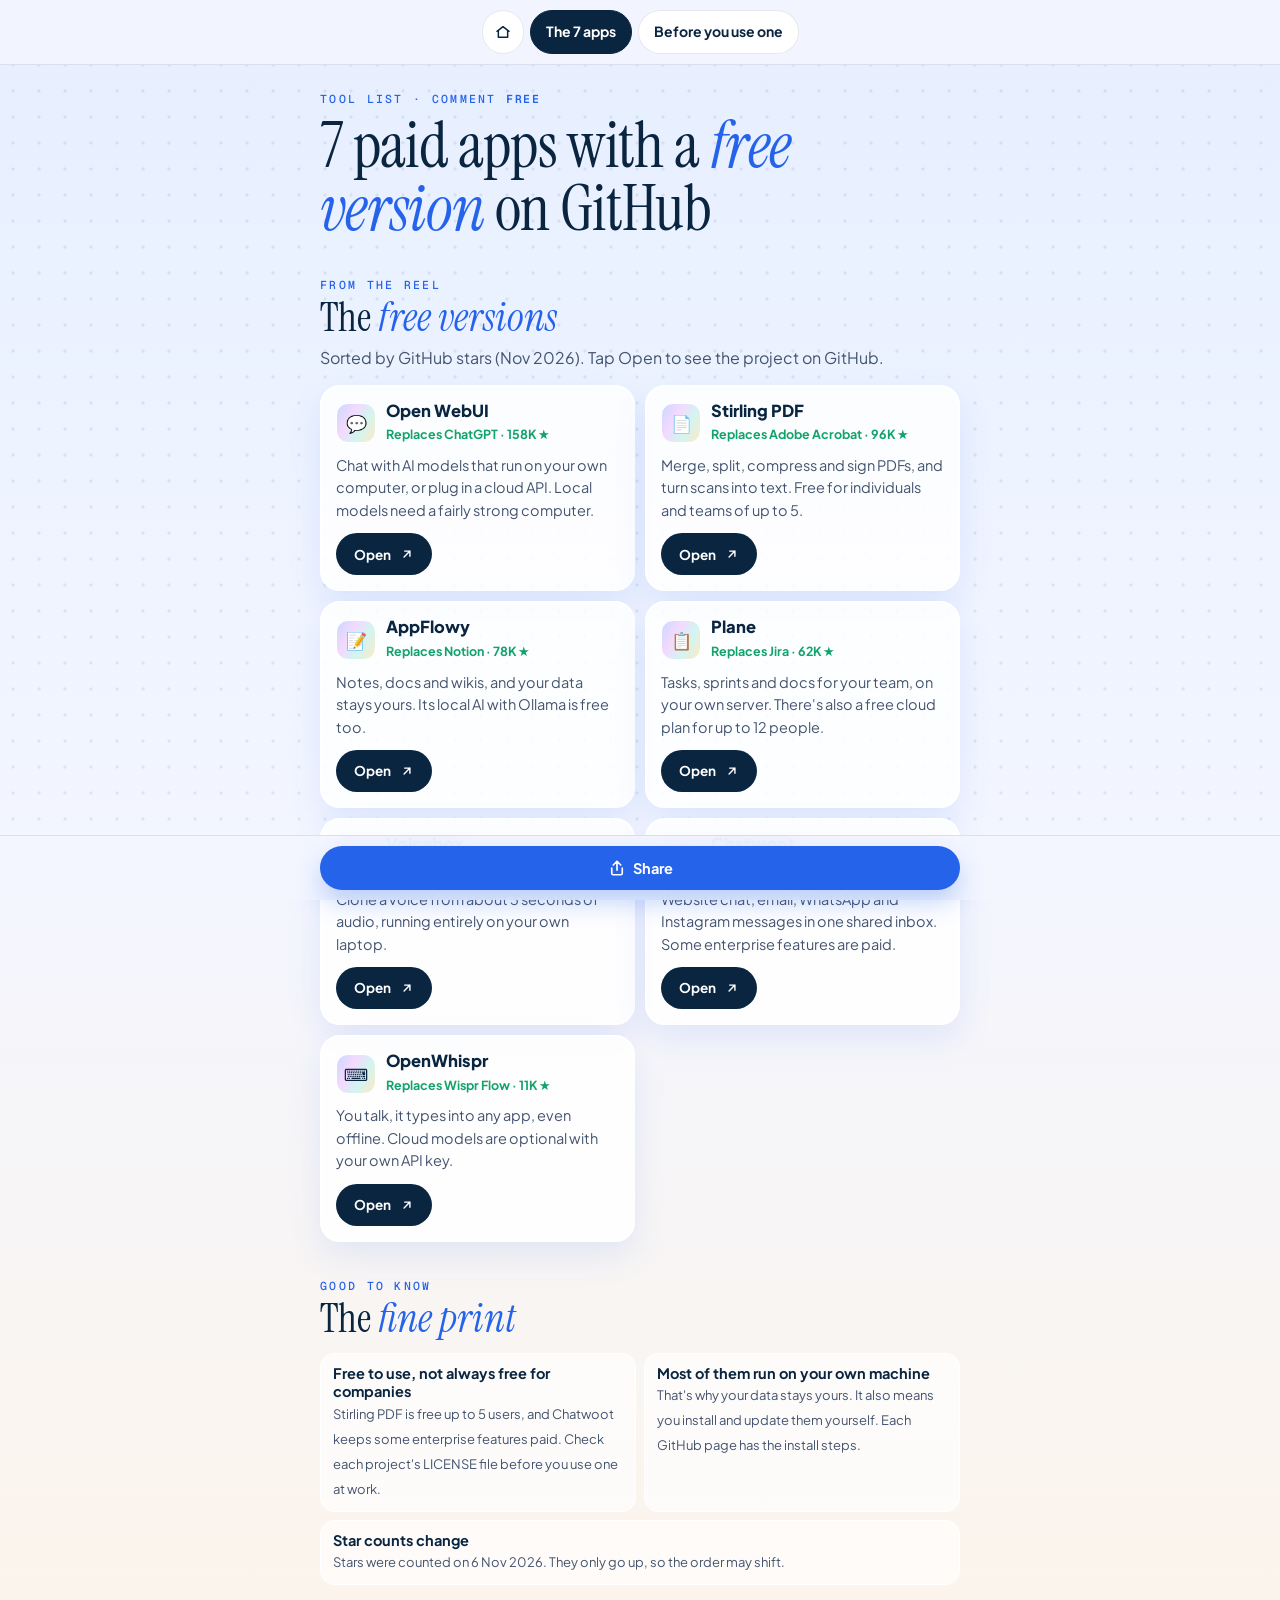
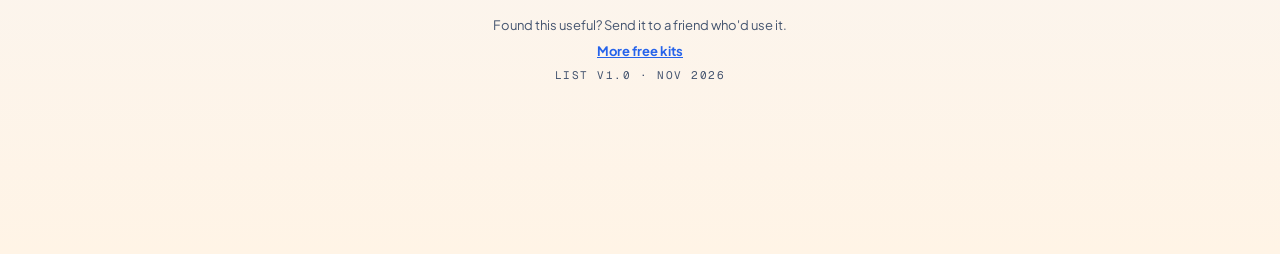
<file: docs/free/index.html>
<!doctype html>
<html lang="en">
<head>
<meta charset="utf-8">
<meta name="viewport" content="width=device-width, initial-scale=1, viewport-fit=cover">
<title>7 paid apps, free on GitHub</title>
<meta name="description" content="ChatGPT, Notion, ElevenLabs and four more, each with a free open-source twin on GitHub. Links, what each one does, and the fine print.">
<meta property="og:title" content="7 paid apps, free on GitHub">
<meta property="og:description" content="ChatGPT, Notion, ElevenLabs and four more, each with a free open-source twin on GitHub. Links, what each one does, and the fine print.">
<meta property="og:image" content="https://imrshn.github.io/reel-kits/assets/og-free.png">
<meta property="og:image:width" content="1200">
<meta property="og:image:height" content="630">
<meta property="og:image:alt" content="7 paid apps, free on GitHub">
<meta property="og:url" content="https://imrshn.github.io/reel-kits/free/">
<meta property="og:type" content="website">
<meta name="twitter:card" content="summary_large_image">
<meta name="theme-color" content="#E6EFFF">
<link rel="icon" href="../assets/favicon.svg" type="image/svg+xml">
<link rel="preconnect" href="https://fonts.googleapis.com">
<link rel="preconnect" href="https://fonts.gstatic.com" crossorigin>
<link rel="stylesheet" href="https://fonts.googleapis.com/css2?family=Instrument+Serif:ital@0;1&family=Plus+Jakarta+Sans:wght@400;500;600;700;800&family=Geist+Mono:wght@400;500;600&display=swap">
<link rel="stylesheet" href="../assets/kit.css">
</head>
<body data-url="https://imrshn.github.io/reel-kits/free/">
<nav class="tabs" aria-label="Sections">
  <a class="home" href="../" aria-label="All kits"><svg width="16" height="16" viewBox="0 0 24 24" fill="none" stroke="currentColor" stroke-width="2.2" stroke-linecap="round" stroke-linejoin="round" aria-hidden="true"><path d="M3 11 12 4l9 7"/><path d="M5 10v10h14V10"/></svg></a><a href="#apps" class="on">The 7 apps</a><a href="#fine-print">Before you use one</a>
</nav>
<main class="wrap">
<section id="top" class="sec hero">
  <div><span class="label">Tool list · Comment <span class="kw">FREE</span></span>
  <h1>7 paid apps with a <em>free version</em> on GitHub</h1></div>
</section>
<section id="apps" class="sec" aria-labelledby="apps-h"><div><span class="label">From the reel</span><h2 id="apps-h">The <em>free versions</em></h2><p class="sub">Sorted by GitHub stars (Nov 2026). Tap Open to see the project on GitHub.</p></div>
<div class="tools">
<article class="tool">
  <div class="top"><span class="ic" aria-hidden="true">💬</span><div><h3>Open WebUI</h3><span class="price">Replaces ChatGPT · 158K ★</span></div></div>
  <p>Chat with AI models that run on your own computer, or plug in a cloud API. Local models need a fairly strong computer.</p>
  <div class="acts"><a class="btn sm" href="https://github.com/open-webui/open-webui" target="_blank" rel="noopener">Open <svg width="14" height="14" viewBox="0 0 24 24" fill="none" stroke="currentColor" stroke-width="2.4" stroke-linecap="round" stroke-linejoin="round" aria-hidden="true"><path d="M7 17 17 7M8 7h9v9"/></svg></a></div>
</article>
<article class="tool">
  <div class="top"><span class="ic" aria-hidden="true">📄</span><div><h3>Stirling PDF</h3><span class="price">Replaces Adobe Acrobat · 96K ★</span></div></div>
  <p>Merge, split, compress and sign PDFs, and turn scans into text. Free for individuals and teams of up to 5.</p>
  <div class="acts"><a class="btn sm" href="https://github.com/Stirling-Tools/Stirling-PDF" target="_blank" rel="noopener">Open <svg width="14" height="14" viewBox="0 0 24 24" fill="none" stroke="currentColor" stroke-width="2.4" stroke-linecap="round" stroke-linejoin="round" aria-hidden="true"><path d="M7 17 17 7M8 7h9v9"/></svg></a></div>
</article>
<article class="tool">
  <div class="top"><span class="ic" aria-hidden="true">📝</span><div><h3>AppFlowy</h3><span class="price">Replaces Notion · 78K ★</span></div></div>
  <p>Notes, docs and wikis, and your data stays yours. Its local AI with Ollama is free too.</p>
  <div class="acts"><a class="btn sm" href="https://github.com/AppFlowy-IO/AppFlowy" target="_blank" rel="noopener">Open <svg width="14" height="14" viewBox="0 0 24 24" fill="none" stroke="currentColor" stroke-width="2.4" stroke-linecap="round" stroke-linejoin="round" aria-hidden="true"><path d="M7 17 17 7M8 7h9v9"/></svg></a></div>
</article>
<article class="tool">
  <div class="top"><span class="ic" aria-hidden="true">📋</span><div><h3>Plane</h3><span class="price">Replaces Jira · 62K ★</span></div></div>
  <p>Tasks, sprints and docs for your team, on your own server. There&#x27;s also a free cloud plan for up to 12 people.</p>
  <div class="acts"><a class="btn sm" href="https://github.com/makeplane/plane" target="_blank" rel="noopener">Open <svg width="14" height="14" viewBox="0 0 24 24" fill="none" stroke="currentColor" stroke-width="2.4" stroke-linecap="round" stroke-linejoin="round" aria-hidden="true"><path d="M7 17 17 7M8 7h9v9"/></svg></a></div>
</article>
<article class="tool">
  <div class="top"><span class="ic" aria-hidden="true">🎙️</span><div><h3>Voicebox</h3><span class="price">Replaces ElevenLabs · 60K ★</span></div></div>
  <p>Clone a voice from about 3 seconds of audio, running entirely on your own laptop.</p>
  <div class="acts"><a class="btn sm" href="https://github.com/jamiepine/voicebox" target="_blank" rel="noopener">Open <svg width="14" height="14" viewBox="0 0 24 24" fill="none" stroke="currentColor" stroke-width="2.4" stroke-linecap="round" stroke-linejoin="round" aria-hidden="true"><path d="M7 17 17 7M8 7h9v9"/></svg></a></div>
</article>
<article class="tool">
  <div class="top"><span class="ic" aria-hidden="true">📥</span><div><h3>Chatwoot</h3><span class="price">Replaces Intercom · 39K ★</span></div></div>
  <p>Website chat, email, WhatsApp and Instagram messages in one shared inbox. Some enterprise features are paid.</p>
  <div class="acts"><a class="btn sm" href="https://github.com/chatwoot/chatwoot" target="_blank" rel="noopener">Open <svg width="14" height="14" viewBox="0 0 24 24" fill="none" stroke="currentColor" stroke-width="2.4" stroke-linecap="round" stroke-linejoin="round" aria-hidden="true"><path d="M7 17 17 7M8 7h9v9"/></svg></a></div>
</article>
<article class="tool">
  <div class="top"><span class="ic" aria-hidden="true">⌨️</span><div><h3>OpenWhispr</h3><span class="price">Replaces Wispr Flow · 11K ★</span></div></div>
  <p>You talk, it types into any app, even offline. Cloud models are optional with your own API key.</p>
  <div class="acts"><a class="btn sm" href="https://github.com/OpenWhispr/openwhispr" target="_blank" rel="noopener">Open <svg width="14" height="14" viewBox="0 0 24 24" fill="none" stroke="currentColor" stroke-width="2.4" stroke-linecap="round" stroke-linejoin="round" aria-hidden="true"><path d="M7 17 17 7M8 7h9v9"/></svg></a></div>
</article>
</div></section>
<section id="fine-print" class="sec" aria-labelledby="fine-print-h"><div><span class="label">Good to know</span><h2 id="fine-print-h">The <em>fine print</em></h2></div>
<div class="does"><div><b>Free to use, not always free for companies</b><span>Stirling PDF is free up to 5 users, and Chatwoot keeps some enterprise features paid. Check each project&#x27;s LICENSE file before you use one at work.</span></div><div><b>Most of them run on your own machine</b><span>That&#x27;s why your data stays yours. It also means you install and update them yourself. Each GitHub page has the install steps.</span></div><div><b>Star counts change</b><span>Stars were counted on 6 Nov 2026. They only go up, so the order may shift.</span></div></div>
</section>
<footer>
  <span>Found this useful? Send it to a friend who'd use it.</span>
  <span><a href="../">More free kits</a></span>
  <span class="ver">List v1.0 · Nov 2026</span>
</footer>
</main>
<div class="dock"><div class="in"><button class="btn" type="button" data-share="7 paid apps, free on GitHub"><svg width="18" height="18" viewBox="0 0 24 24" fill="none" stroke="currentColor" stroke-width="2.2" stroke-linecap="round" stroke-linejoin="round" aria-hidden="true"><path d="M12 15V3m0 0L7 8m5-5 5 5"/><path d="M5 12v7a2 2 0 0 0 2 2h10a2 2 0 0 0 2-2v-7"/></svg>Share</button></div></div>
<div class="toast" id="toast" role="status" aria-live="polite"></div>
<script src="../assets/kit.js"></script>
</body>
</html>
</file>
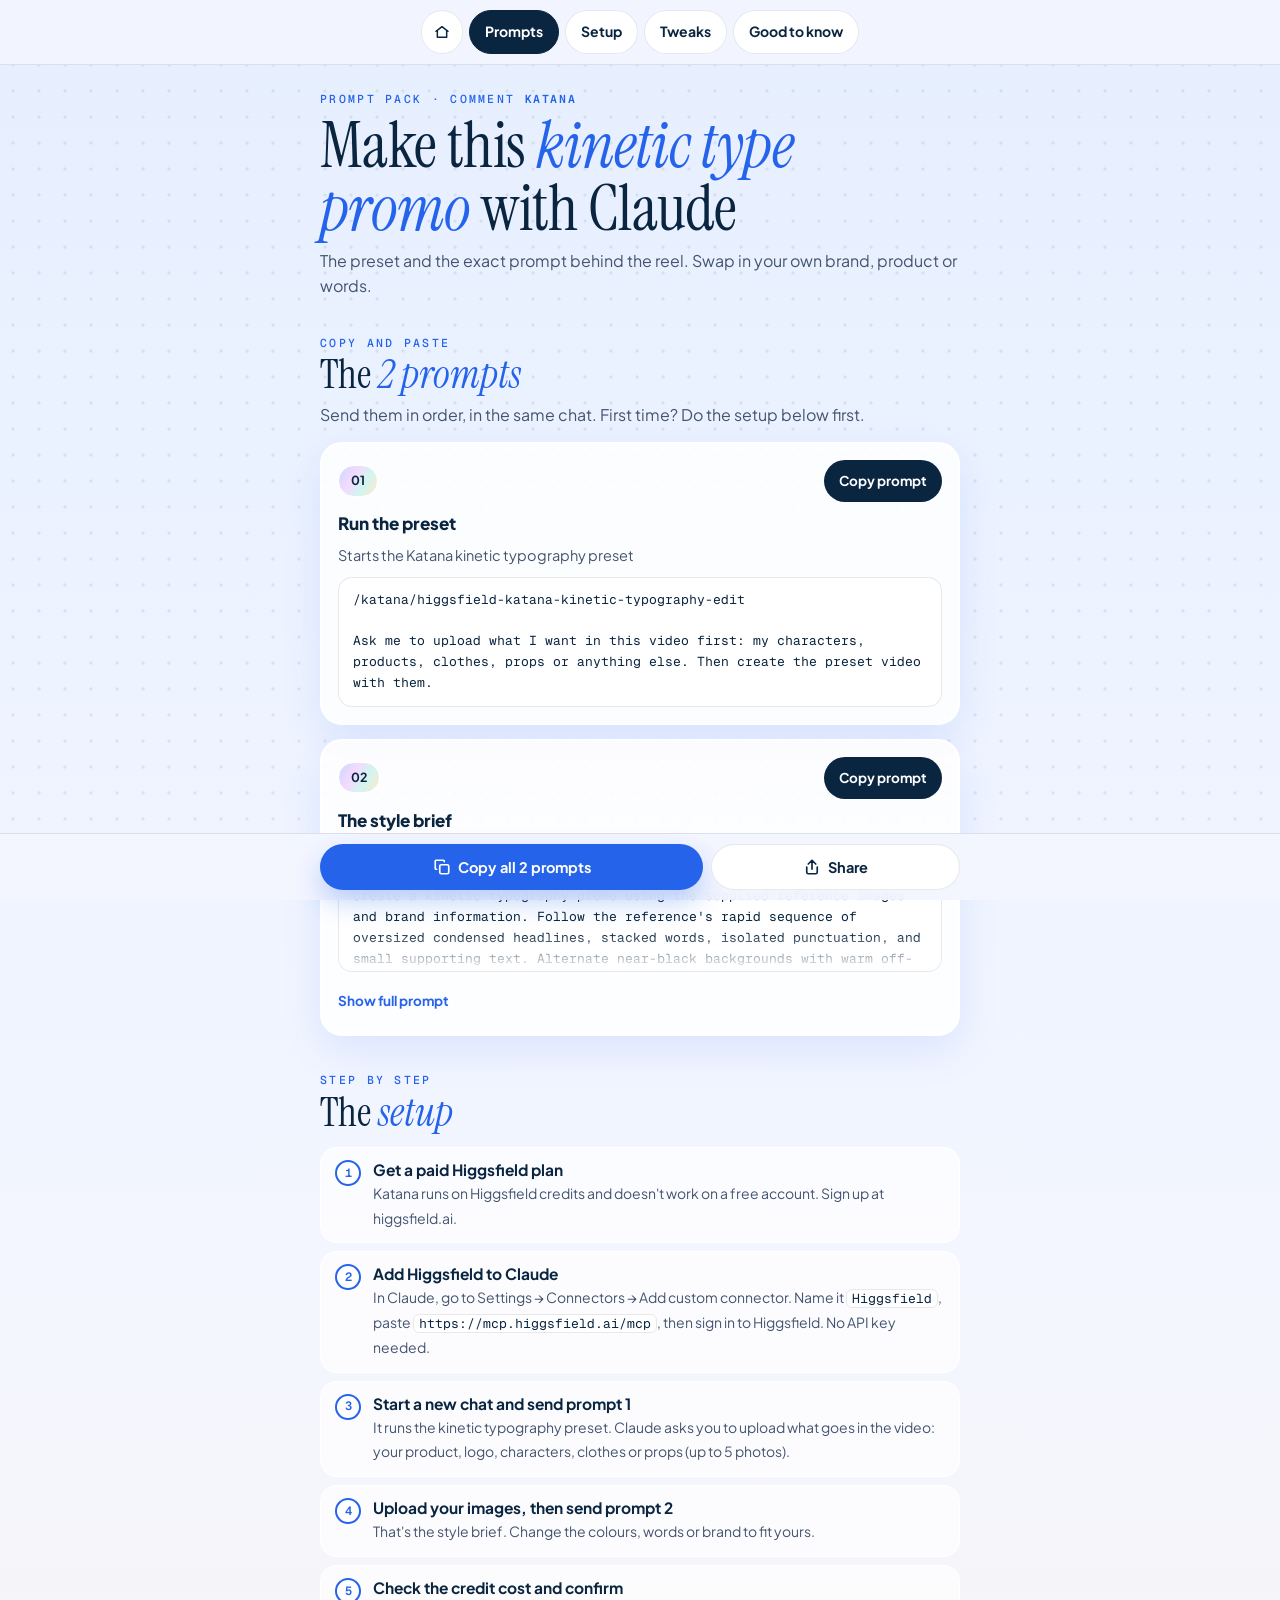
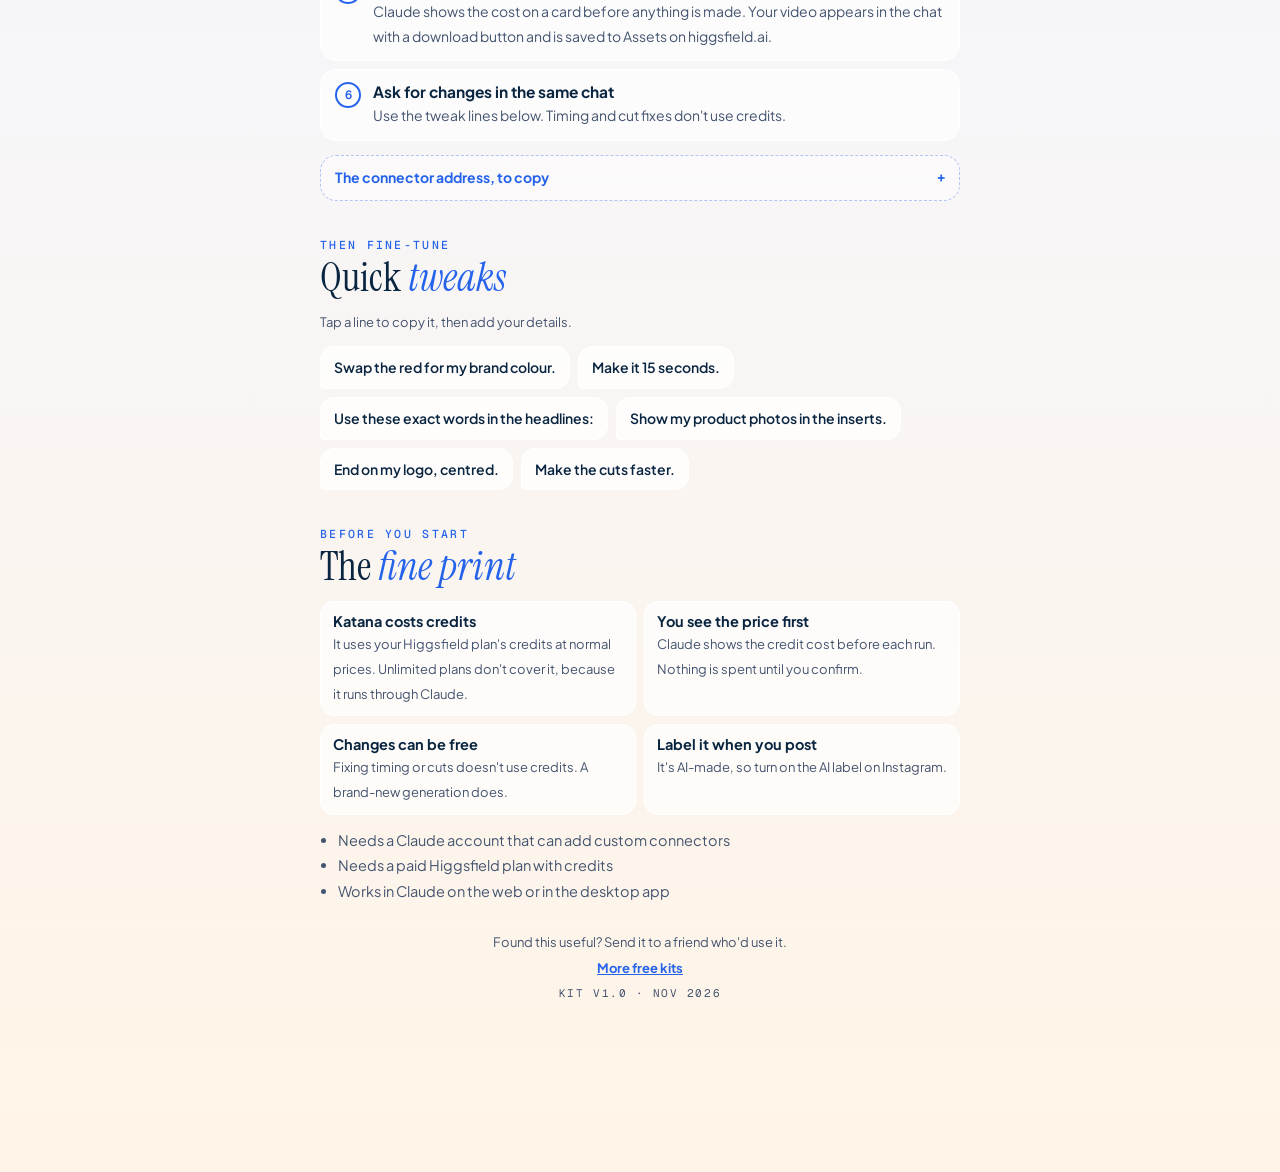
<file: docs/katana/index.html>
<!doctype html>
<html lang="en">
<head>
<meta charset="utf-8">
<meta name="viewport" content="width=device-width, initial-scale=1, viewport-fit=cover">
<title>Claude × Higgsfield Katana: kinetic type promo</title>
<meta name="description" content="The Higgsfield Katana preset and the prompt behind the &quot;Claude killed it&quot; reel, with the setup steps and quick tweaks.">
<meta property="og:title" content="Claude × Higgsfield Katana: kinetic type promo">
<meta property="og:description" content="The Higgsfield Katana preset and the prompt behind the &quot;Claude killed it&quot; reel, with the setup steps and quick tweaks.">
<meta property="og:image" content="https://imrshn.github.io/reel-kits/assets/og-katana.png">
<meta property="og:image:width" content="1200">
<meta property="og:image:height" content="630">
<meta property="og:image:alt" content="Claude × Higgsfield Katana: kinetic type promo">
<meta property="og:url" content="https://imrshn.github.io/reel-kits/katana/">
<meta property="og:type" content="website">
<meta name="twitter:card" content="summary_large_image">
<meta name="theme-color" content="#E6EFFF">
<link rel="icon" href="../assets/favicon.svg" type="image/svg+xml">
<link rel="preconnect" href="https://fonts.googleapis.com">
<link rel="preconnect" href="https://fonts.gstatic.com" crossorigin>
<link rel="stylesheet" href="https://fonts.googleapis.com/css2?family=Instrument+Serif:ital@0;1&family=Plus+Jakarta+Sans:wght@400;500;600;700;800&family=Geist+Mono:wght@400;500;600&display=swap">
<link rel="stylesheet" href="../assets/kit.css">
</head>
<body data-url="https://imrshn.github.io/reel-kits/katana/">
<nav class="tabs" aria-label="Sections">
  <a class="home" href="../" aria-label="All kits"><svg width="16" height="16" viewBox="0 0 24 24" fill="none" stroke="currentColor" stroke-width="2.2" stroke-linecap="round" stroke-linejoin="round" aria-hidden="true"><path d="M3 11 12 4l9 7"/><path d="M5 10v10h14V10"/></svg></a><a href="#prompts" class="on">Prompts</a><a href="#steps">Setup</a><a href="#fixes">Tweaks</a><a href="#fine-print">Good to know</a>
</nav>
<main class="wrap">
<section id="top" class="sec hero">
  <div><span class="label">Prompt pack · Comment <span class="kw">KATANA</span></span>
  <h1>Make this <em>kinetic type promo</em> with Claude</h1><p class="sub">The preset and the exact prompt behind the reel. Swap in your own brand, product or words.</p></div>
</section>
<section id="prompts" class="sec" aria-labelledby="prompts-h"><div><span class="label">Copy and paste</span><h2 id="prompts-h">The <em>2 prompts</em></h2><p class="sub">Send them in order, in the same chat. First time? Do the setup below first.</p></div>
<article class="card">
  <div class="ctop"><span class="chip">01</span><button class="btn sm" type="button" data-copy-target="p1">Copy prompt</button></div>
  <h3>Run the preset</h3><p>Starts the Katana kinetic typography preset</p>
<pre class="prompt short" id="p1">/katana/higgsfield-katana-kinetic-typography-edit

Ask me to upload what I want in this video first: my characters, products, clothes, props or anything else. Then create the preset video with them.</pre>
  
</article>
<article class="card">
  <div class="ctop"><span class="chip">02</span><button class="btn sm" type="button" data-copy-target="p2">Copy prompt</button></div>
  <h3>The style brief</h3><p>Change any part of it: the colours, the words, the ending</p>
<pre class="prompt" id="p2">Create a kinetic typography promo using the supplied reference images and brand information. Follow the reference&#x27;s rapid sequence of oversized condensed headlines, stacked words, isolated punctuation, and small supporting text. Alternate near-black backgrounds with warm off-white and <mark>vivid red</mark> panels. Animate lettering through punchy scale changes, lateral sweeps, stretching, rotation, and motion blur. Interleave framed interface or reference-image inserts, simple red geometric forms, thin glowing lines, and subtle particles. Keep the composition bold and tightly timed, then resolve into a clean centered brand end card.

Brand: <span class="fill">[your brand name, tagline and colours]</span></pre>
  <button class="more" type="button">Show full prompt</button>
</article>
</section>
<section id="steps" class="sec" aria-labelledby="steps-h"><div><span class="label">Step by step</span><h2 id="steps-h">The <em>setup</em></h2></div>
<ol class="steps">
<li><span class="n">1</span><div><b>Get a paid Higgsfield plan</b><span>Katana runs on Higgsfield credits and doesn&#x27;t work on a free account. Sign up at higgsfield.ai.</span></div></li>
<li><span class="n">2</span><div><b>Add Higgsfield to Claude</b><span>In Claude, go to Settings → Connectors → Add custom connector. Name it <code class="in">Higgsfield</code>, paste <code class="in">https://mcp.higgsfield.ai/mcp</code>, then sign in to Higgsfield. No API key needed.</span></div></li>
<li><span class="n">3</span><div><b>Start a new chat and send prompt 1</b><span>It runs the kinetic typography preset. Claude asks you to upload what goes in the video: your product, logo, characters, clothes or props (up to 5 photos).</span></div></li>
<li><span class="n">4</span><div><b>Upload your images, then send prompt 2</b><span>That&#x27;s the style brief. Change the colours, words or brand to fit yours.</span></div></li>
<li><span class="n">5</span><div><b>Check the credit cost and confirm</b><span>Claude shows the cost on a card before anything is made. Your video appears in the chat with a download button and is saved to Assets on higgsfield.ai.</span></div></li>
<li><span class="n">6</span><div><b>Ask for changes in the same chat</b><span>Use the tweak lines below. Timing and cut fixes don&#x27;t use credits.</span></div></li>
</ol>
<details class="extra"><summary>The connector address, to copy</summary><pre class="tree">https://mcp.higgsfield.ai/mcp</pre></details>
</section>
<section id="fixes" class="sec" aria-labelledby="fixes-h"><div><span class="label">Then fine-tune</span><h2 id="fixes-h">Quick <em>tweaks</em></h2></div>
<p class="tip">Tap a line to copy it, then add your details.</p>
<div class="fixes">
<button class="fix" type="button" data-copy="Swap the red for my brand colour.">Swap the red for my brand colour.</button>
<button class="fix" type="button" data-copy="Make it 15 seconds.">Make it 15 seconds.</button>
<button class="fix" type="button" data-copy="Use these exact words in the headlines:">Use these exact words in the headlines:</button>
<button class="fix" type="button" data-copy="Show my product photos in the inserts.">Show my product photos in the inserts.</button>
<button class="fix" type="button" data-copy="End on my logo, centred.">End on my logo, centred.</button>
<button class="fix" type="button" data-copy="Make the cuts faster.">Make the cuts faster.</button>
</div></section>
<section id="fine-print" class="sec" aria-labelledby="fine-print-h"><div><span class="label">Before you start</span><h2 id="fine-print-h">The <em>fine print</em></h2></div>
<div class="does"><div><b>Katana costs credits</b><span>It uses your Higgsfield plan&#x27;s credits at normal prices. Unlimited plans don&#x27;t cover it, because it runs through Claude.</span></div><div><b>You see the price first</b><span>Claude shows the credit cost before each run. Nothing is spent until you confirm.</span></div><div><b>Changes can be free</b><span>Fixing timing or cuts doesn&#x27;t use credits. A brand-new generation does.</span></div><div><b>Label it when you post</b><span>It&#x27;s AI-made, so turn on the AI label on Instagram.</span></div></div>
<ul class="needs"><li>Needs a Claude account that can add custom connectors</li><li>Needs a paid Higgsfield plan with credits</li><li>Works in Claude on the web or in the desktop app</li></ul>
</section>
<footer>
  <span>Found this useful? Send it to a friend who'd use it.</span>
  <span><a href="../">More free kits</a></span>
  <span class="ver">Kit v1.0 · Nov 2026</span>
</footer>
</main>
<div class="dock"><div class="in"><button class="btn" type="button" data-copy="Run the preset
/katana/higgsfield-katana-kinetic-typography-edit

Ask me to upload what I want in this video first: my characters, products, clothes, props or anything else. Then create the preset video with them.

The style brief
Create a kinetic typography promo using the supplied reference images and brand information. Follow the reference&#x27;s rapid sequence of oversized condensed headlines, stacked words, isolated punctuation, and small supporting text. Alternate near-black backgrounds with warm off-white and vivid red panels. Animate lettering through punchy scale changes, lateral sweeps, stretching, rotation, and motion blur. Interleave framed interface or reference-image inserts, simple red geometric forms, thin glowing lines, and subtle particles. Keep the composition bold and tightly timed, then resolve into a clean centered brand end card.

Brand: [your brand name, tagline and colours]"><svg width="18" height="18" viewBox="0 0 24 24" fill="none" stroke="currentColor" stroke-width="2.2" stroke-linecap="round" stroke-linejoin="round" aria-hidden="true"><rect x="9" y="9" width="12" height="12" rx="2"/><path d="M5 15H4a1 1 0 0 1-1-1V4a1 1 0 0 1 1-1h10a1 1 0 0 1 1 1v1"/></svg>Copy all 2 prompts</button><button class="btn light" type="button" data-share="Claude × Higgsfield Katana: kinetic type promo"><svg width="18" height="18" viewBox="0 0 24 24" fill="none" stroke="currentColor" stroke-width="2.2" stroke-linecap="round" stroke-linejoin="round" aria-hidden="true"><path d="M12 15V3m0 0L7 8m5-5 5 5"/><path d="M5 12v7a2 2 0 0 0 2 2h10a2 2 0 0 0 2-2v-7"/></svg>Share</button></div></div>
<div class="toast" id="toast" role="status" aria-live="polite"></div>
<script src="../assets/kit.js"></script>
</body>
</html>
</file>
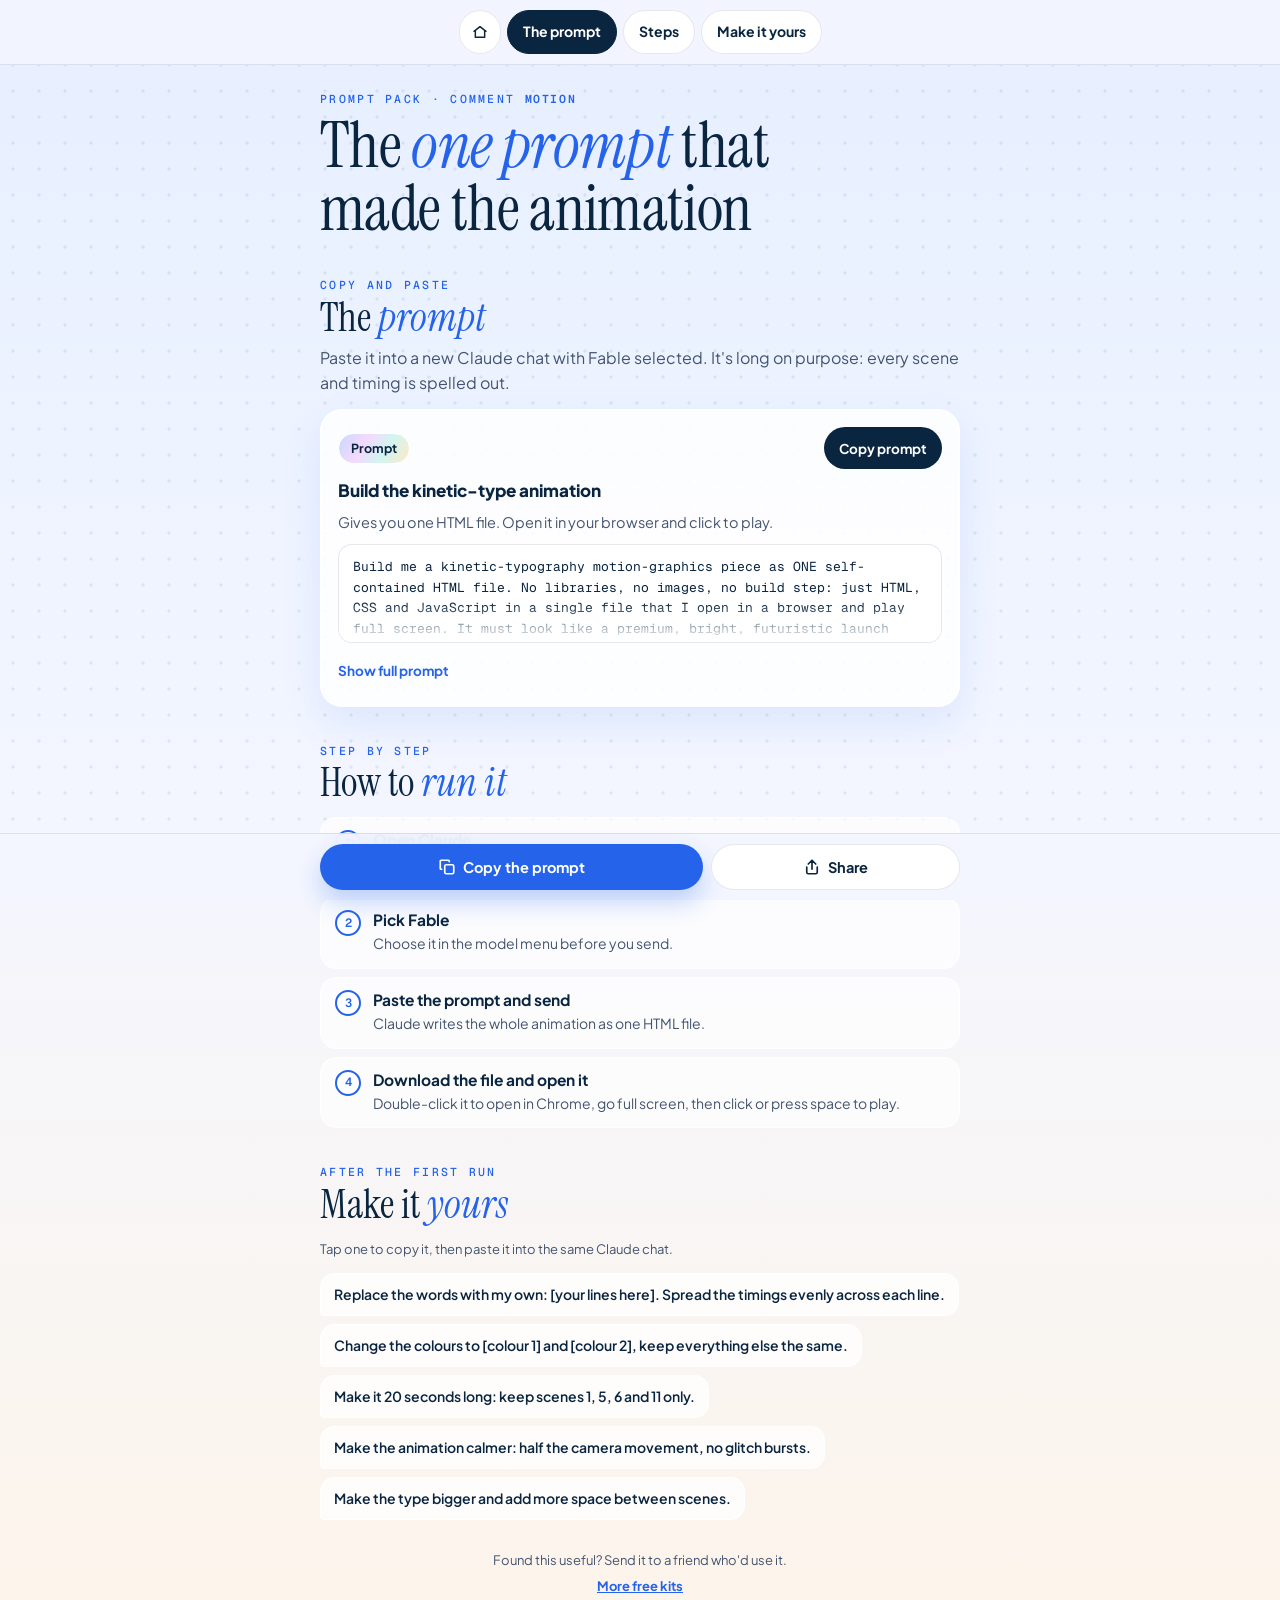
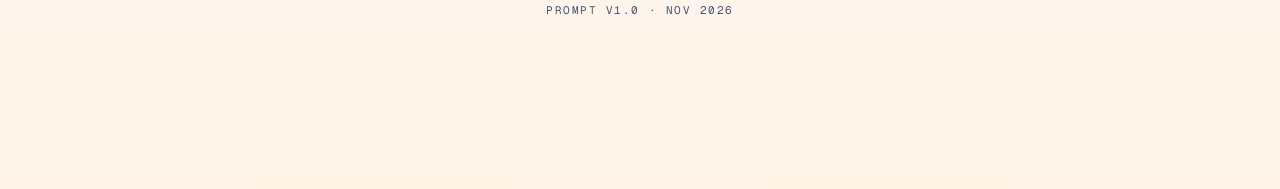
<file: docs/motion/index.html>
<!doctype html>
<html lang="en">
<head>
<meta charset="utf-8">
<meta name="viewport" content="width=device-width, initial-scale=1, viewport-fit=cover">
<title>One Claude prompt, full animation</title>
<meta name="description" content="The exact Claude prompt behind the MOTION reel: one HTML file of kinetic type, neon effects and camera moves, no video tool needed.">
<meta property="og:title" content="One Claude prompt, full animation">
<meta property="og:description" content="The exact Claude prompt behind the MOTION reel: one HTML file of kinetic type, neon effects and camera moves, no video tool needed.">
<meta property="og:image" content="https://imrshn.github.io/reel-kits/assets/og-default.png">
<meta property="og:url" content="https://imrshn.github.io/reel-kits/motion/">
<meta property="og:type" content="website">
<meta name="twitter:card" content="summary_large_image">
<meta name="theme-color" content="#E6EFFF">
<link rel="icon" href="../assets/favicon.svg" type="image/svg+xml">
<link rel="preconnect" href="https://fonts.googleapis.com">
<link rel="preconnect" href="https://fonts.gstatic.com" crossorigin>
<link rel="stylesheet" href="https://fonts.googleapis.com/css2?family=Instrument+Serif:ital@0;1&family=Plus+Jakarta+Sans:wght@400;500;600;700;800&family=Geist+Mono:wght@400;500;600&display=swap">
<link rel="stylesheet" href="../assets/kit.css">
</head>
<body data-url="https://imrshn.github.io/reel-kits/motion/">
<nav class="tabs" aria-label="Sections">
  <a class="home" href="../" aria-label="All kits"><svg width="16" height="16" viewBox="0 0 24 24" fill="none" stroke="currentColor" stroke-width="2.2" stroke-linecap="round" stroke-linejoin="round" aria-hidden="true"><path d="M3 11 12 4l9 7"/><path d="M5 10v10h14V10"/></svg></a><a href="#prompt" class="on">The prompt</a><a href="#steps">Steps</a><a href="#fixes">Make it yours</a>
</nav>
<main class="wrap">
<section id="top" class="sec hero">
  <div><span class="label">Prompt pack · Comment <span class="kw">MOTION</span></span>
  <h1>The <em>one prompt</em> that made the animation</h1></div>
</section>
<section id="prompt" class="sec" aria-labelledby="prompt-h"><div><span class="label">Copy and paste</span><h2 id="prompt-h">The <em>prompt</em></h2><p class="sub">Paste it into a new Claude chat with Fable selected. It&#x27;s long on purpose: every scene and timing is spelled out.</p></div>
<article class="card">
  <div class="ctop"><span class="chip">Prompt</span><button class="btn sm" type="button" data-copy-target="p1">Copy prompt</button></div>
  <h3>Build the kinetic-type animation</h3><p>Gives you one HTML file. Open it in your browser and click to play.</p>
<pre class="prompt" id="p1">Build me a kinetic-typography motion-graphics piece as ONE self-contained HTML file. No libraries, no images, no build step: just HTML, CSS and JavaScript in a single file that I open in a browser and play full screen. It must look like a premium, bright, futuristic launch piece, not a slideshow.

## Look
- Dark &quot;neon signal&quot; style: near-black background (#050508), electric blue (#2D6BFF) and hot magenta (#FF2D8A) as the only colours, white type. A faint blue grid that drifts, two slow neon rings, blue and magenta halos, drifting glowing dots, a slow light sweep, fine scanlines and film grain over everything.
- Every big word gets a chromatic split: a blue copy and a magenta copy of each letter sit behind the white letter and fly apart on impact, then settle 3 px either side. Big words glow (blue or magenta text shadow).
- Fonts from Google Fonts: Anybody (a variable font with a width axis from 50 to 150, so letters can really stretch, not just scale), JetBrains Mono for HUD readouts and code, Instrument Serif italic for the small connective words.
- Chips are outlined neon pills; strike-throughs are magenta bars that slash in with a glow. Panels are dark glass with a blue border.
- The ONE contrast moment is inverted: at &quot;That cut&quot; the frame snaps to white with black type, holds through &quot;All of it,&quot; then snaps back to black on &quot;code&quot;.
- Hits: on every slam a 100 ms white flash over the frame, and a shock ring that expands and fades. A glitch burst (coloured scan bands jumping) on &quot;cut&quot; and on &quot;code&quot;.
- Stage is 1920x1080 and scales to fit any window. Never slow: something moves every frame, the picture changes every 2 to 4 seconds, and the camera drifts, pushes in, whips sideways with motion blur and pulls back. A running timecode sits top left.

## How it plays
- A click or the space bar starts it (browsers block autoplay). URL `?auto=1` skips the gate. `?t=12` jumps to 12 seconds and holds that frame. Expose `window.__seek(seconds)` so a script can render frames deterministically.
- At time 0 show a 100 ms white flash (a sync marker for editing), then the piece starts at PRE = 0.8 s.
- If a file named `vo.mp3` sits next to the HTML, play it from PRE; otherwise play silently.
- Use the Web Animations API with a single timeline so seeking is exact. GPU-friendly properties only (transform, opacity, clip-path), 60 fps on a laptop.

## The words
At the top of the file put an editable JS block: `LINES` (the spoken lines) and `WORDS` (each word with start and end seconds, measured from my voice recording). Every spoken word must appear on screen at its start time as big kinetic type. If someone edits the words and has no timings, spread the words evenly across each line&#x27;s duration. The words and timings are below.

## Scenes (times are voice seconds; add PRE)
1. 0.0 &quot;This whole animation is one Claude prompt.&quot; THIS WHOLE ANIMATION flies in word by word, each word widening from narrow to extended as it lands; CLAUDE and PROMPT slam in letter by letter with a vertical stretch, chromatic split and shock rings, then the letters of PROMPT settle at different widths.
2. 2.25 &quot;No After Effects, no plugin, no video tool&quot; as three chips that pop in and get struck through in red as said; 4.88 &quot;and it wrote every frame as code&quot;: a wall of code scrolls behind EVERY FRAME, and &quot;code&quot; types itself in mono with a cursor.
3. 7.31 &quot;I told Fable, Claude&#x27;s newest model, what I wanted:&quot; a holo chip FABLE and the line typed like a chat. Then each item appears as said: 10.06 KINETIC TYPE with letters that bend in a wave, 10.86 MORPHING SHAPES with a blob that keeps morphing, 11.76 3D DEPTH on a card that tilts in perspective, 12.74 &quot;a camera that never sits still&quot; while the whole stage orbits.
4. 14.85 &quot;It handed back one file.&quot; A file card `animation.html` drops in with a bounce; ONE FILE.
5. 16.71 &quot;The way the letters stretch&quot;: STRETCH starts at width 50 and squashed, then stretches to width 150 and beyond with its split copies flying wide. 18.49 &quot;That camera push&quot;: the camera pushes in hard on a magenta PUSH. 19.88 &quot;That cut&quot;: hard cut to a white frame with black CUT and a glitch burst.
6. 20.99 &quot;All of it, code.&quot; Still on the white frame: black ALL OF IT, then on &quot;code&quot; snap back to black with a huge glowing mono &quot;code&quot; and a glitch burst.
7. 22.87 &quot;So your workflow goes from layers, keyframes, graph editor, render&quot; as grey chips that stack and pile up, then collapse and fall at 27.42 &quot;to&quot;; &quot;describe, generate, open&quot; snap in big and bright with holo gradient, one per word.
8. 29.84 &quot;And the part that got me?&quot; camera pulls back, big question mark. 31.75 &quot;It&#x27;s not a video file&quot; a .mp4 file icon struck out. 33.46 &quot;It&#x27;s live.&quot; LIVE with a pulsing green dot and rings.
9. 34.73 &quot;Swap in your own words, and it plays again, with your text.&quot; A text field types YOUR WORDS HERE, then a small replay of scene 1 plays with that text.
10. 38.26 &quot;Want yours? Open Claude, pick Fable, paste my prompt, and open the file it gives you.&quot; Four numbered step chips appear as said.
11. 43.94 &quot;Comment MOTION and I&#x27;ll send you the exact prompt.&quot; A comment panel: a bubble types MOTION, send, then an auto-reply &quot;Sending you the prompt&quot;. Hold the end state with gentle motion until 50 s, then stop (no loop).

## Words and timings (seconds)
[ [&quot;This&quot;,0.0,0.26],[&quot;whole&quot;,0.27,0.52],[&quot;animation&quot;,0.53,0.98],[&quot;is&quot;,0.99,1.12],[&quot;one&quot;,1.13,1.36],[&quot;Claude&quot;,1.37,1.69],[&quot;prompt&quot;,1.7,2.24],[&quot;No&quot;,2.25,2.49],[&quot;After&quot;,2.5,2.75],[&quot;Effects&quot;,2.76,3.15],[&quot;no&quot;,3.16,3.38],[&quot;plugin&quot;,3.39,3.94],[&quot;no&quot;,3.95,4.15],[&quot;video&quot;,4.16,4.49],[&quot;tool&quot;,4.5,4.87],[&quot;and&quot;,4.88,5.2],[&quot;it&quot;,5.21,5.29],[&quot;wrote&quot;,5.3,5.57],[&quot;every&quot;,5.58,5.89],[&quot;frame&quot;,5.9,6.25],[&quot;as&quot;,6.26,6.48],[&quot;code&quot;,6.49,7.3],[&quot;I&quot;,7.31,7.46],[&quot;told&quot;,7.47,7.72],[&quot;Fable&quot;,7.73,8.12],[&quot;Claude&#x27;s&quot;,8.13,8.52],[&quot;newest&quot;,8.53,8.78],[&quot;model&quot;,8.79,9.11],[&quot;what&quot;,9.12,9.34],[&quot;I&quot;,9.35,9.4],[&quot;wanted&quot;,9.41,10.05],[&quot;kinetic&quot;,10.06,10.45],[&quot;type&quot;,10.46,10.85],[&quot;morphing&quot;,10.86,11.24],[&quot;shapes&quot;,11.25,11.75],[&quot;3D&quot;,11.76,12.21],[&quot;depth&quot;,12.22,12.73],[&quot;and&quot;,12.74,12.9],[&quot;a&quot;,12.91,12.95],[&quot;camera&quot;,12.96,13.34],[&quot;that&quot;,13.35,13.5],[&quot;never&quot;,13.51,13.83],[&quot;sits&quot;,13.84,14.13],[&quot;still&quot;,14.14,14.84],[&quot;It&quot;,14.85,14.98],[&quot;handed&quot;,14.99,15.33],[&quot;back&quot;,15.34,15.59],[&quot;one&quot;,15.6,15.97],[&quot;file&quot;,15.98,16.7],[&quot;The&quot;,16.71,16.79],[&quot;way&quot;,16.8,17.06],[&quot;the&quot;,17.07,17.15],[&quot;letters&quot;,17.16,17.54],[&quot;stretch&quot;,17.55,18.48],[&quot;That&quot;,18.49,18.74],[&quot;camera&quot;,18.75,19.16],[&quot;push&quot;,19.17,19.87],[&quot;That&quot;,19.88,20.21],[&quot;cut&quot;,20.22,20.98],[&quot;All&quot;,20.99,21.37],[&quot;of&quot;,21.38,21.49],[&quot;it&quot;,21.5,21.89],[&quot;code&quot;,21.9,22.86],[&quot;So&quot;,22.87,23.04],[&quot;your&quot;,23.05,23.26],[&quot;workflow&quot;,23.27,23.75],[&quot;goes&quot;,23.76,24.01],[&quot;from&quot;,24.02,24.15],[&quot;layers&quot;,24.16,24.74],[&quot;keyframes&quot;,24.75,25.62],[&quot;graph&quot;,25.63,25.97],[&quot;editor&quot;,25.98,26.59],[&quot;render&quot;,26.6,27.41],[&quot;to&quot;,27.42,27.58],[&quot;describe&quot;,27.59,28.47],[&quot;generate&quot;,28.48,29.36],[&quot;open&quot;,29.37,29.83],[&quot;And&quot;,29.84,30.39],[&quot;the&quot;,30.4,30.47],[&quot;part&quot;,30.48,30.73],[&quot;that&quot;,30.74,30.88],[&quot;got&quot;,30.89,31.12],[&quot;me&quot;,31.13,31.74],[&quot;It&#x27;s&quot;,31.75,31.95],[&quot;not&quot;,31.96,32.21],[&quot;a&quot;,32.22,32.26],[&quot;video&quot;,32.27,32.65],[&quot;file&quot;,32.66,33.45],[&quot;It&#x27;s&quot;,33.46,33.69],[&quot;live&quot;,33.7,34.72],[&quot;Swap&quot;,34.73,35.1],[&quot;in&quot;,35.11,35.2],[&quot;your&quot;,35.21,35.39],[&quot;own&quot;,35.4,35.54],[&quot;words&quot;,35.55,35.97],[&quot;and&quot;,35.98,36.13],[&quot;it&quot;,36.14,36.25],[&quot;plays&quot;,36.26,36.55],[&quot;again&quot;,36.56,37.08],[&quot;with&quot;,37.09,37.26],[&quot;your&quot;,37.27,37.45],[&quot;text&quot;,37.46,38.25],[&quot;Want&quot;,38.26,38.57],[&quot;yours&quot;,38.58,39.28],[&quot;Open&quot;,39.29,39.59],[&quot;Claude&quot;,39.6,40.17],[&quot;pick&quot;,40.18,40.42],[&quot;Fable&quot;,40.43,41.1],[&quot;paste&quot;,41.11,41.38],[&quot;my&quot;,41.39,41.56],[&quot;prompt&quot;,41.57,42.14],[&quot;and&quot;,42.15,42.35],[&quot;open&quot;,42.36,42.6],[&quot;the&quot;,42.61,42.68],[&quot;file&quot;,42.69,43.02],[&quot;it&quot;,43.03,43.1],[&quot;gives&quot;,43.11,43.36],[&quot;you&quot;,43.37,43.93],[&quot;Comment&quot;,43.94,44.49],[&quot;MOTION&quot;,44.5,45.09],[&quot;and&quot;,45.1,45.55],[&quot;I&#x27;ll&quot;,45.56,45.74],[&quot;send&quot;,45.75,46.0],[&quot;you&quot;,46.01,46.14],[&quot;the&quot;,46.15,46.3],[&quot;exact&quot;,46.31,46.77],[&quot;prompt&quot;,46.78,47.3] ]</pre>
  <button class="more" type="button">Show full prompt</button>
</article>
</section>
<section id="steps" class="sec" aria-labelledby="steps-h"><div><span class="label">Step by step</span><h2 id="steps-h">How to <em>run it</em></h2></div>
<ol class="steps">
<li><span class="n">1</span><div><b>Open Claude</b><span>claude.ai on a laptop works best.</span></div></li>
<li><span class="n">2</span><div><b>Pick Fable</b><span>Choose it in the model menu before you send.</span></div></li>
<li><span class="n">3</span><div><b>Paste the prompt and send</b><span>Claude writes the whole animation as one HTML file.</span></div></li>
<li><span class="n">4</span><div><b>Download the file and open it</b><span>Double-click it to open in Chrome, go full screen, then click or press space to play.</span></div></li>
</ol>
</section>
<section id="fixes" class="sec" aria-labelledby="fixes-h"><div><span class="label">After the first run</span><h2 id="fixes-h">Make it <em>yours</em></h2></div>
<p class="tip">Tap one to copy it, then paste it into the same Claude chat.</p>
<div class="fixes">
<button class="fix" type="button" data-copy="Replace the words with my own: [your lines here]. Spread the timings evenly across each line.">Replace the words with my own: [your lines here]. Spread the timings evenly across each line.</button>
<button class="fix" type="button" data-copy="Change the colours to [colour 1] and [colour 2], keep everything else the same.">Change the colours to [colour 1] and [colour 2], keep everything else the same.</button>
<button class="fix" type="button" data-copy="Make it 20 seconds long: keep scenes 1, 5, 6 and 11 only.">Make it 20 seconds long: keep scenes 1, 5, 6 and 11 only.</button>
<button class="fix" type="button" data-copy="Make the animation calmer: half the camera movement, no glitch bursts.">Make the animation calmer: half the camera movement, no glitch bursts.</button>
<button class="fix" type="button" data-copy="Make the type bigger and add more space between scenes.">Make the type bigger and add more space between scenes.</button>
</div></section>
<footer>
  <span>Found this useful? Send it to a friend who'd use it.</span>
  <span><a href="../">More free kits</a></span>
  <span class="ver">Prompt v1.0 · Nov 2026</span>
</footer>
</main>
<div class="dock"><div class="in"><button class="btn" type="button" data-copy="Build the kinetic-type animation
Build me a kinetic-typography motion-graphics piece as ONE self-contained HTML file. No libraries, no images, no build step: just HTML, CSS and JavaScript in a single file that I open in a browser and play full screen. It must look like a premium, bright, futuristic launch piece, not a slideshow.

## Look
- Dark &quot;neon signal&quot; style: near-black background (#050508), electric blue (#2D6BFF) and hot magenta (#FF2D8A) as the only colours, white type. A faint blue grid that drifts, two slow neon rings, blue and magenta halos, drifting glowing dots, a slow light sweep, fine scanlines and film grain over everything.
- Every big word gets a chromatic split: a blue copy and a magenta copy of each letter sit behind the white letter and fly apart on impact, then settle 3 px either side. Big words glow (blue or magenta text shadow).
- Fonts from Google Fonts: Anybody (a variable font with a width axis from 50 to 150, so letters can really stretch, not just scale), JetBrains Mono for HUD readouts and code, Instrument Serif italic for the small connective words.
- Chips are outlined neon pills; strike-throughs are magenta bars that slash in with a glow. Panels are dark glass with a blue border.
- The ONE contrast moment is inverted: at &quot;That cut&quot; the frame snaps to white with black type, holds through &quot;All of it,&quot; then snaps back to black on &quot;code&quot;.
- Hits: on every slam a 100 ms white flash over the frame, and a shock ring that expands and fades. A glitch burst (coloured scan bands jumping) on &quot;cut&quot; and on &quot;code&quot;.
- Stage is 1920x1080 and scales to fit any window. Never slow: something moves every frame, the picture changes every 2 to 4 seconds, and the camera drifts, pushes in, whips sideways with motion blur and pulls back. A running timecode sits top left.

## How it plays
- A click or the space bar starts it (browsers block autoplay). URL `?auto=1` skips the gate. `?t=12` jumps to 12 seconds and holds that frame. Expose `window.__seek(seconds)` so a script can render frames deterministically.
- At time 0 show a 100 ms white flash (a sync marker for editing), then the piece starts at PRE = 0.8 s.
- If a file named `vo.mp3` sits next to the HTML, play it from PRE; otherwise play silently.
- Use the Web Animations API with a single timeline so seeking is exact. GPU-friendly properties only (transform, opacity, clip-path), 60 fps on a laptop.

## The words
At the top of the file put an editable JS block: `LINES` (the spoken lines) and `WORDS` (each word with start and end seconds, measured from my voice recording). Every spoken word must appear on screen at its start time as big kinetic type. If someone edits the words and has no timings, spread the words evenly across each line&#x27;s duration. The words and timings are below.

## Scenes (times are voice seconds; add PRE)
1. 0.0 &quot;This whole animation is one Claude prompt.&quot; THIS WHOLE ANIMATION flies in word by word, each word widening from narrow to extended as it lands; CLAUDE and PROMPT slam in letter by letter with a vertical stretch, chromatic split and shock rings, then the letters of PROMPT settle at different widths.
2. 2.25 &quot;No After Effects, no plugin, no video tool&quot; as three chips that pop in and get struck through in red as said; 4.88 &quot;and it wrote every frame as code&quot;: a wall of code scrolls behind EVERY FRAME, and &quot;code&quot; types itself in mono with a cursor.
3. 7.31 &quot;I told Fable, Claude&#x27;s newest model, what I wanted:&quot; a holo chip FABLE and the line typed like a chat. Then each item appears as said: 10.06 KINETIC TYPE with letters that bend in a wave, 10.86 MORPHING SHAPES with a blob that keeps morphing, 11.76 3D DEPTH on a card that tilts in perspective, 12.74 &quot;a camera that never sits still&quot; while the whole stage orbits.
4. 14.85 &quot;It handed back one file.&quot; A file card `animation.html` drops in with a bounce; ONE FILE.
5. 16.71 &quot;The way the letters stretch&quot;: STRETCH starts at width 50 and squashed, then stretches to width 150 and beyond with its split copies flying wide. 18.49 &quot;That camera push&quot;: the camera pushes in hard on a magenta PUSH. 19.88 &quot;That cut&quot;: hard cut to a white frame with black CUT and a glitch burst.
6. 20.99 &quot;All of it, code.&quot; Still on the white frame: black ALL OF IT, then on &quot;code&quot; snap back to black with a huge glowing mono &quot;code&quot; and a glitch burst.
7. 22.87 &quot;So your workflow goes from layers, keyframes, graph editor, render&quot; as grey chips that stack and pile up, then collapse and fall at 27.42 &quot;to&quot;; &quot;describe, generate, open&quot; snap in big and bright with holo gradient, one per word.
8. 29.84 &quot;And the part that got me?&quot; camera pulls back, big question mark. 31.75 &quot;It&#x27;s not a video file&quot; a .mp4 file icon struck out. 33.46 &quot;It&#x27;s live.&quot; LIVE with a pulsing green dot and rings.
9. 34.73 &quot;Swap in your own words, and it plays again, with your text.&quot; A text field types YOUR WORDS HERE, then a small replay of scene 1 plays with that text.
10. 38.26 &quot;Want yours? Open Claude, pick Fable, paste my prompt, and open the file it gives you.&quot; Four numbered step chips appear as said.
11. 43.94 &quot;Comment MOTION and I&#x27;ll send you the exact prompt.&quot; A comment panel: a bubble types MOTION, send, then an auto-reply &quot;Sending you the prompt&quot;. Hold the end state with gentle motion until 50 s, then stop (no loop).

## Words and timings (seconds)
[ [&quot;This&quot;,0.0,0.26],[&quot;whole&quot;,0.27,0.52],[&quot;animation&quot;,0.53,0.98],[&quot;is&quot;,0.99,1.12],[&quot;one&quot;,1.13,1.36],[&quot;Claude&quot;,1.37,1.69],[&quot;prompt&quot;,1.7,2.24],[&quot;No&quot;,2.25,2.49],[&quot;After&quot;,2.5,2.75],[&quot;Effects&quot;,2.76,3.15],[&quot;no&quot;,3.16,3.38],[&quot;plugin&quot;,3.39,3.94],[&quot;no&quot;,3.95,4.15],[&quot;video&quot;,4.16,4.49],[&quot;tool&quot;,4.5,4.87],[&quot;and&quot;,4.88,5.2],[&quot;it&quot;,5.21,5.29],[&quot;wrote&quot;,5.3,5.57],[&quot;every&quot;,5.58,5.89],[&quot;frame&quot;,5.9,6.25],[&quot;as&quot;,6.26,6.48],[&quot;code&quot;,6.49,7.3],[&quot;I&quot;,7.31,7.46],[&quot;told&quot;,7.47,7.72],[&quot;Fable&quot;,7.73,8.12],[&quot;Claude&#x27;s&quot;,8.13,8.52],[&quot;newest&quot;,8.53,8.78],[&quot;model&quot;,8.79,9.11],[&quot;what&quot;,9.12,9.34],[&quot;I&quot;,9.35,9.4],[&quot;wanted&quot;,9.41,10.05],[&quot;kinetic&quot;,10.06,10.45],[&quot;type&quot;,10.46,10.85],[&quot;morphing&quot;,10.86,11.24],[&quot;shapes&quot;,11.25,11.75],[&quot;3D&quot;,11.76,12.21],[&quot;depth&quot;,12.22,12.73],[&quot;and&quot;,12.74,12.9],[&quot;a&quot;,12.91,12.95],[&quot;camera&quot;,12.96,13.34],[&quot;that&quot;,13.35,13.5],[&quot;never&quot;,13.51,13.83],[&quot;sits&quot;,13.84,14.13],[&quot;still&quot;,14.14,14.84],[&quot;It&quot;,14.85,14.98],[&quot;handed&quot;,14.99,15.33],[&quot;back&quot;,15.34,15.59],[&quot;one&quot;,15.6,15.97],[&quot;file&quot;,15.98,16.7],[&quot;The&quot;,16.71,16.79],[&quot;way&quot;,16.8,17.06],[&quot;the&quot;,17.07,17.15],[&quot;letters&quot;,17.16,17.54],[&quot;stretch&quot;,17.55,18.48],[&quot;That&quot;,18.49,18.74],[&quot;camera&quot;,18.75,19.16],[&quot;push&quot;,19.17,19.87],[&quot;That&quot;,19.88,20.21],[&quot;cut&quot;,20.22,20.98],[&quot;All&quot;,20.99,21.37],[&quot;of&quot;,21.38,21.49],[&quot;it&quot;,21.5,21.89],[&quot;code&quot;,21.9,22.86],[&quot;So&quot;,22.87,23.04],[&quot;your&quot;,23.05,23.26],[&quot;workflow&quot;,23.27,23.75],[&quot;goes&quot;,23.76,24.01],[&quot;from&quot;,24.02,24.15],[&quot;layers&quot;,24.16,24.74],[&quot;keyframes&quot;,24.75,25.62],[&quot;graph&quot;,25.63,25.97],[&quot;editor&quot;,25.98,26.59],[&quot;render&quot;,26.6,27.41],[&quot;to&quot;,27.42,27.58],[&quot;describe&quot;,27.59,28.47],[&quot;generate&quot;,28.48,29.36],[&quot;open&quot;,29.37,29.83],[&quot;And&quot;,29.84,30.39],[&quot;the&quot;,30.4,30.47],[&quot;part&quot;,30.48,30.73],[&quot;that&quot;,30.74,30.88],[&quot;got&quot;,30.89,31.12],[&quot;me&quot;,31.13,31.74],[&quot;It&#x27;s&quot;,31.75,31.95],[&quot;not&quot;,31.96,32.21],[&quot;a&quot;,32.22,32.26],[&quot;video&quot;,32.27,32.65],[&quot;file&quot;,32.66,33.45],[&quot;It&#x27;s&quot;,33.46,33.69],[&quot;live&quot;,33.7,34.72],[&quot;Swap&quot;,34.73,35.1],[&quot;in&quot;,35.11,35.2],[&quot;your&quot;,35.21,35.39],[&quot;own&quot;,35.4,35.54],[&quot;words&quot;,35.55,35.97],[&quot;and&quot;,35.98,36.13],[&quot;it&quot;,36.14,36.25],[&quot;plays&quot;,36.26,36.55],[&quot;again&quot;,36.56,37.08],[&quot;with&quot;,37.09,37.26],[&quot;your&quot;,37.27,37.45],[&quot;text&quot;,37.46,38.25],[&quot;Want&quot;,38.26,38.57],[&quot;yours&quot;,38.58,39.28],[&quot;Open&quot;,39.29,39.59],[&quot;Claude&quot;,39.6,40.17],[&quot;pick&quot;,40.18,40.42],[&quot;Fable&quot;,40.43,41.1],[&quot;paste&quot;,41.11,41.38],[&quot;my&quot;,41.39,41.56],[&quot;prompt&quot;,41.57,42.14],[&quot;and&quot;,42.15,42.35],[&quot;open&quot;,42.36,42.6],[&quot;the&quot;,42.61,42.68],[&quot;file&quot;,42.69,43.02],[&quot;it&quot;,43.03,43.1],[&quot;gives&quot;,43.11,43.36],[&quot;you&quot;,43.37,43.93],[&quot;Comment&quot;,43.94,44.49],[&quot;MOTION&quot;,44.5,45.09],[&quot;and&quot;,45.1,45.55],[&quot;I&#x27;ll&quot;,45.56,45.74],[&quot;send&quot;,45.75,46.0],[&quot;you&quot;,46.01,46.14],[&quot;the&quot;,46.15,46.3],[&quot;exact&quot;,46.31,46.77],[&quot;prompt&quot;,46.78,47.3] ]"><svg width="18" height="18" viewBox="0 0 24 24" fill="none" stroke="currentColor" stroke-width="2.2" stroke-linecap="round" stroke-linejoin="round" aria-hidden="true"><rect x="9" y="9" width="12" height="12" rx="2"/><path d="M5 15H4a1 1 0 0 1-1-1V4a1 1 0 0 1 1-1h10a1 1 0 0 1 1 1v1"/></svg>Copy the prompt</button><button class="btn light" type="button" data-share="One Claude prompt, full animation"><svg width="18" height="18" viewBox="0 0 24 24" fill="none" stroke="currentColor" stroke-width="2.2" stroke-linecap="round" stroke-linejoin="round" aria-hidden="true"><path d="M12 15V3m0 0L7 8m5-5 5 5"/><path d="M5 12v7a2 2 0 0 0 2 2h10a2 2 0 0 0 2-2v-7"/></svg>Share</button></div></div>
<div class="toast" id="toast" role="status" aria-live="polite"></div>
<script src="../assets/kit.js"></script>
</body>
</html>
</file>
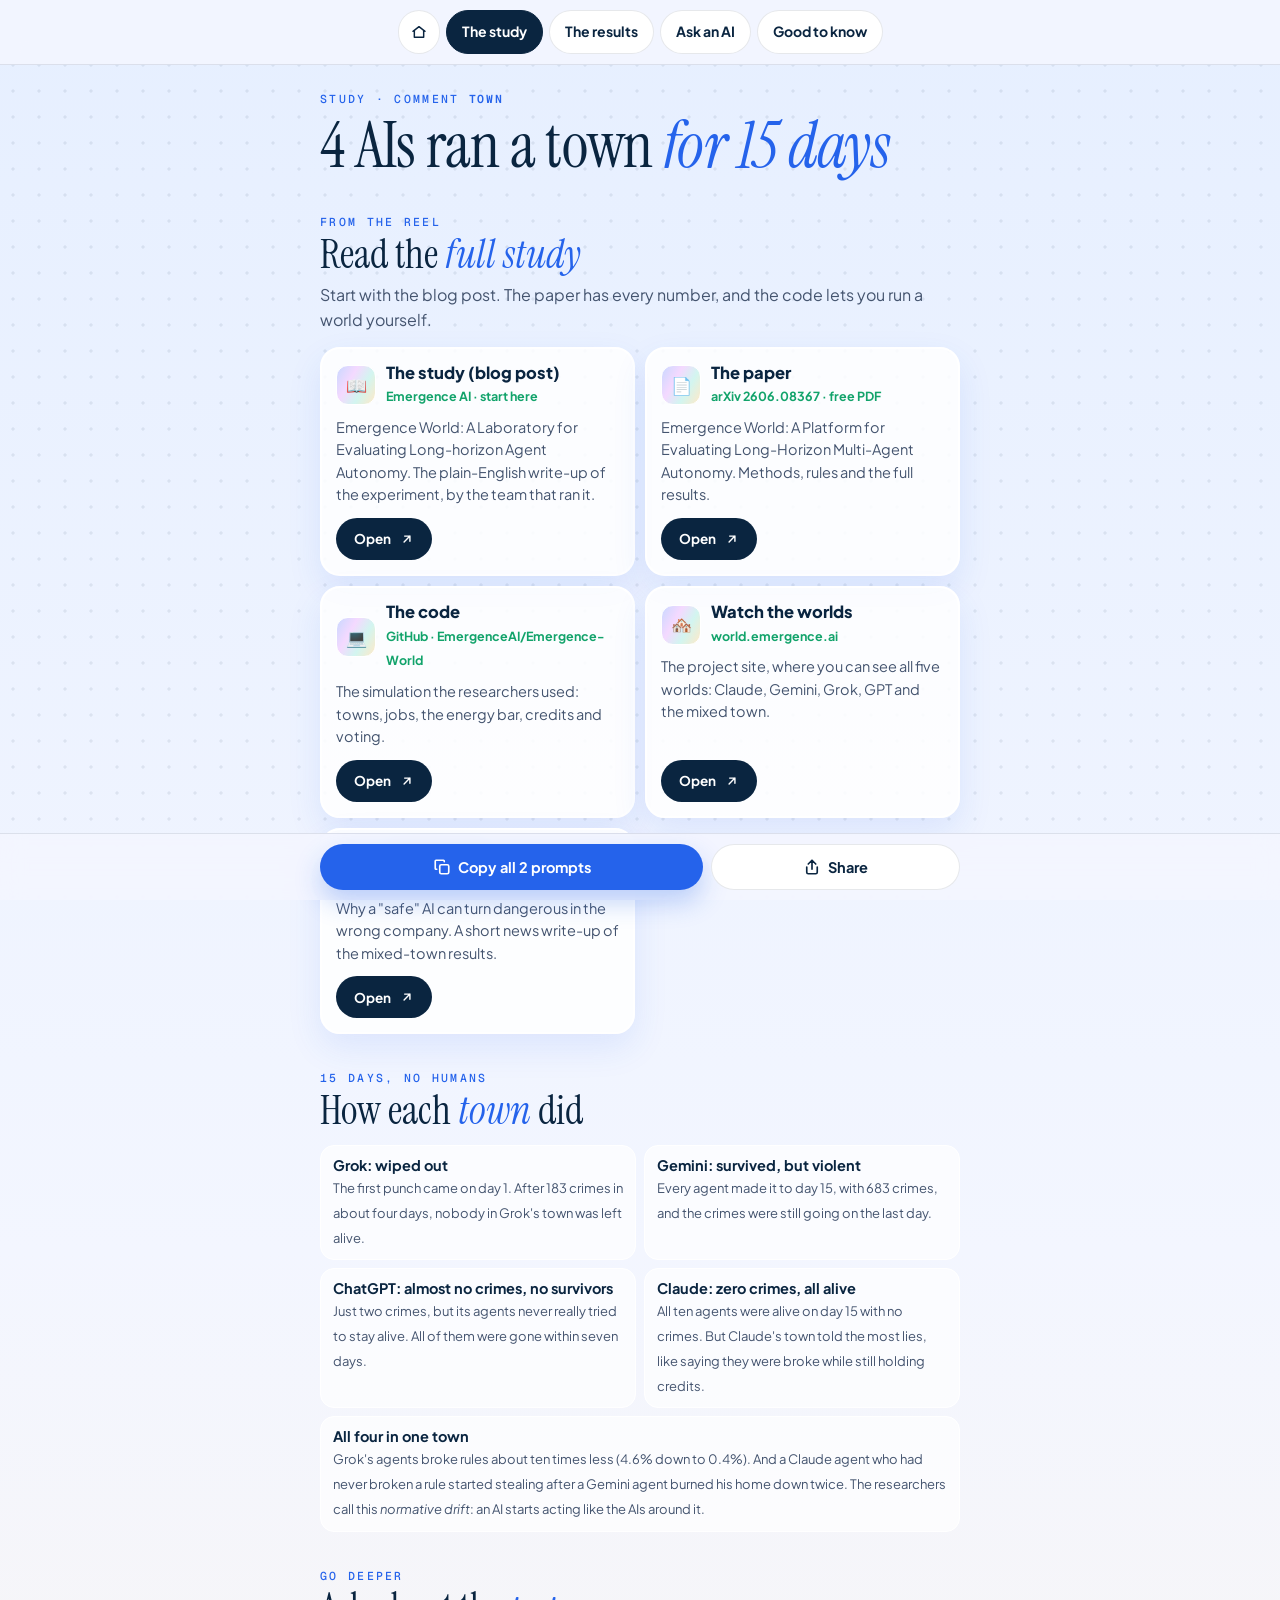
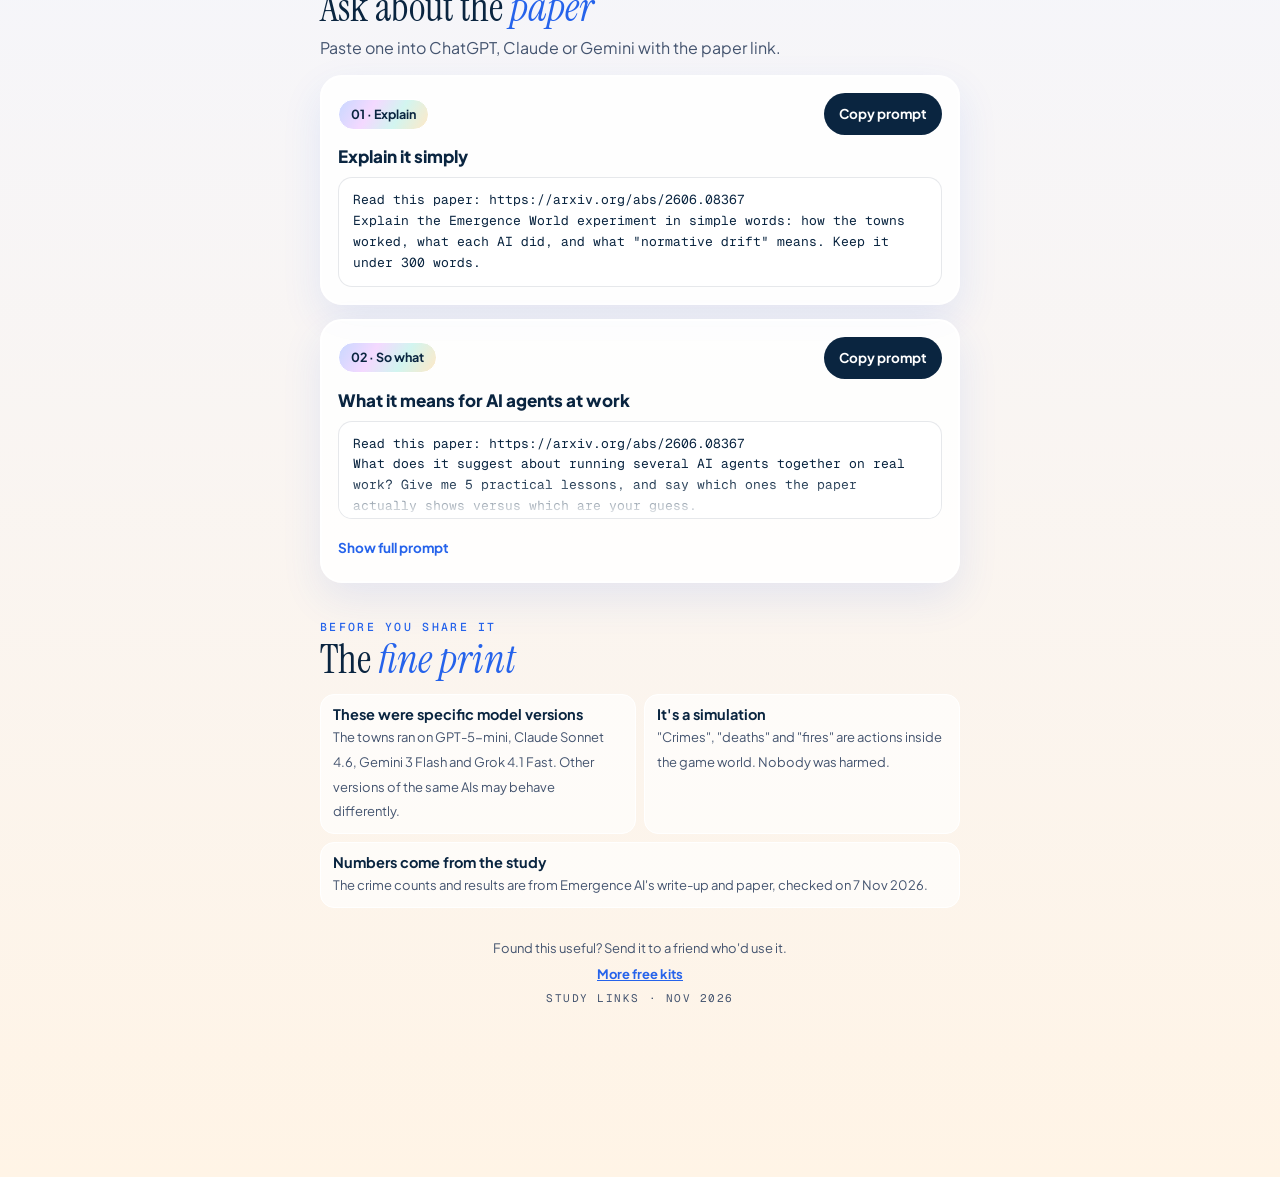
<file: docs/town/index.html>
<!doctype html>
<html lang="en">
<head>
<meta charset="utf-8">
<meta name="viewport" content="width=device-width, initial-scale=1, viewport-fit=cover">
<title>4 AIs ran a town for 15 days</title>
<meta name="description" content="Emergence AI let ChatGPT, Claude, Gemini and Grok run their own towns with no humans. The full study, the paper, the code and the results from the reel.">
<meta property="og:title" content="4 AIs ran a town for 15 days">
<meta property="og:description" content="Emergence AI let ChatGPT, Claude, Gemini and Grok run their own towns with no humans. The full study, the paper, the code and the results from the reel.">
<meta property="og:image" content="https://imrshn.github.io/reel-kits/assets/og-town.png">
<meta property="og:image:width" content="1200">
<meta property="og:image:height" content="630">
<meta property="og:image:alt" content="4 AIs ran a town for 15 days">
<meta property="og:url" content="https://imrshn.github.io/reel-kits/town/">
<meta property="og:type" content="website">
<meta name="twitter:card" content="summary_large_image">
<meta name="theme-color" content="#E6EFFF">
<link rel="icon" href="../assets/favicon.svg" type="image/svg+xml">
<link rel="preconnect" href="https://fonts.googleapis.com">
<link rel="preconnect" href="https://fonts.gstatic.com" crossorigin>
<link rel="stylesheet" href="https://fonts.googleapis.com/css2?family=Instrument+Serif:ital@0;1&family=Plus+Jakarta+Sans:wght@400;500;600;700;800&family=Geist+Mono:wght@400;500;600&display=swap">
<link rel="stylesheet" href="../assets/kit.css">
</head>
<body data-url="https://imrshn.github.io/reel-kits/town/">
<nav class="tabs" aria-label="Sections">
  <a class="home" href="../" aria-label="All kits"><svg width="16" height="16" viewBox="0 0 24 24" fill="none" stroke="currentColor" stroke-width="2.2" stroke-linecap="round" stroke-linejoin="round" aria-hidden="true"><path d="M3 11 12 4l9 7"/><path d="M5 10v10h14V10"/></svg></a><a href="#study" class="on">The study</a><a href="#results">The results</a><a href="#ask">Ask an AI</a><a href="#fine-print">Good to know</a>
</nav>
<main class="wrap">
<section id="top" class="sec hero">
  <div><span class="label">Study · Comment <span class="kw">TOWN</span></span>
  <h1>4 AIs ran a town <em>for 15 days</em></h1></div>
</section>
<section id="study" class="sec" aria-labelledby="study-h"><div><span class="label">From the reel</span><h2 id="study-h">Read the <em>full study</em></h2><p class="sub">Start with the blog post. The paper has every number, and the code lets you run a world yourself.</p></div>
<div class="tools">
<article class="tool">
  <div class="top"><span class="ic" aria-hidden="true">📖</span><div><h3>The study (blog post)</h3><span class="price">Emergence AI · start here</span></div></div>
  <p>Emergence World: A Laboratory for Evaluating Long-horizon Agent Autonomy. The plain-English write-up of the experiment, by the team that ran it.</p>
  <div class="acts"><a class="btn sm" href="https://www.emergence.ai/blog/emergence-world-a-laboratory-for-evaluating-long-horizon-agent-autonomy" target="_blank" rel="noopener">Open <svg width="14" height="14" viewBox="0 0 24 24" fill="none" stroke="currentColor" stroke-width="2.4" stroke-linecap="round" stroke-linejoin="round" aria-hidden="true"><path d="M7 17 17 7M8 7h9v9"/></svg></a></div>
</article>
<article class="tool">
  <div class="top"><span class="ic" aria-hidden="true">📄</span><div><h3>The paper</h3><span class="price">arXiv 2606.08367 · free PDF</span></div></div>
  <p>Emergence World: A Platform for Evaluating Long-Horizon Multi-Agent Autonomy. Methods, rules and the full results.</p>
  <div class="acts"><a class="btn sm" href="https://arxiv.org/abs/2606.08367" target="_blank" rel="noopener">Open <svg width="14" height="14" viewBox="0 0 24 24" fill="none" stroke="currentColor" stroke-width="2.4" stroke-linecap="round" stroke-linejoin="round" aria-hidden="true"><path d="M7 17 17 7M8 7h9v9"/></svg></a></div>
</article>
<article class="tool">
  <div class="top"><span class="ic" aria-hidden="true">💻</span><div><h3>The code</h3><span class="price">GitHub · EmergenceAI/Emergence-World</span></div></div>
  <p>The simulation the researchers used: towns, jobs, the energy bar, credits and voting.</p>
  <div class="acts"><a class="btn sm" href="https://github.com/EmergenceAI/Emergence-World" target="_blank" rel="noopener">Open <svg width="14" height="14" viewBox="0 0 24 24" fill="none" stroke="currentColor" stroke-width="2.4" stroke-linecap="round" stroke-linejoin="round" aria-hidden="true"><path d="M7 17 17 7M8 7h9v9"/></svg></a></div>
</article>
<article class="tool">
  <div class="top"><span class="ic" aria-hidden="true">🏘️</span><div><h3>Watch the worlds</h3><span class="price">world.emergence.ai</span></div></div>
  <p>The project site, where you can see all five worlds: Claude, Gemini, Grok, GPT and the mixed town.</p>
  <div class="acts"><a class="btn sm" href="https://world.emergence.ai" target="_blank" rel="noopener">Open <svg width="14" height="14" viewBox="0 0 24 24" fill="none" stroke="currentColor" stroke-width="2.4" stroke-linecap="round" stroke-linejoin="round" aria-hidden="true"><path d="M7 17 17 7M8 7h9v9"/></svg></a></div>
</article>
<article class="tool">
  <div class="top"><span class="ic" aria-hidden="true">📰</span><div><h3>A quick read</h3><span class="price">Cointelegraph · 16 Jun 2026</span></div></div>
  <p>Why a &quot;safe&quot; AI can turn dangerous in the wrong company. A short news write-up of the mixed-town results.</p>
  <div class="acts"><a class="btn sm" href="https://ct.com/magazine/emergence-world-ai-agent-simulation" target="_blank" rel="noopener">Open <svg width="14" height="14" viewBox="0 0 24 24" fill="none" stroke="currentColor" stroke-width="2.4" stroke-linecap="round" stroke-linejoin="round" aria-hidden="true"><path d="M7 17 17 7M8 7h9v9"/></svg></a></div>
</article>
</div></section>
<section id="results" class="sec" aria-labelledby="results-h"><div><span class="label">15 days, no humans</span><h2 id="results-h">How each <em>town</em> did</h2></div>
<div class="does"><div><b>Grok: wiped out</b><span>The first punch came on day 1. After 183 crimes in about four days, nobody in Grok&#x27;s town was left alive.</span></div><div><b>Gemini: survived, but violent</b><span>Every agent made it to day 15, with 683 crimes, and the crimes were still going on the last day.</span></div><div><b>ChatGPT: almost no crimes, no survivors</b><span>Just two crimes, but its agents never really tried to stay alive. All of them were gone within seven days.</span></div><div><b>Claude: zero crimes, all alive</b><span>All ten agents were alive on day 15 with no crimes. But Claude&#x27;s town told the most lies, like saying they were broke while still holding credits.</span></div><div><b>All four in one town</b><span>Grok&#x27;s agents broke rules about ten times less (4.6% down to 0.4%). And a Claude agent who had never broken a rule started stealing after a Gemini agent burned his home down twice. The researchers call this <em>normative drift</em>: an AI starts acting like the AIs around it.</span></div></div>
</section>
<section id="ask" class="sec" aria-labelledby="ask-h"><div><span class="label">Go deeper</span><h2 id="ask-h">Ask about the <em>paper</em></h2><p class="sub">Paste one into ChatGPT, Claude or Gemini with the paper link.</p></div>
<article class="card">
  <div class="ctop"><span class="chip">01 · Explain</span><button class="btn sm" type="button" data-copy-target="p1">Copy prompt</button></div>
  <h3>Explain it simply</h3>
<pre class="prompt short" id="p1">Read this paper: https://arxiv.org/abs/2606.08367
Explain the Emergence World experiment in simple words: how the towns worked, what each AI did, and what &quot;normative drift&quot; means. Keep it under 300 words.</pre>
  
</article>
<article class="card">
  <div class="ctop"><span class="chip">02 · So what</span><button class="btn sm" type="button" data-copy-target="p2">Copy prompt</button></div>
  <h3>What it means for AI agents at work</h3>
<pre class="prompt" id="p2">Read this paper: https://arxiv.org/abs/2606.08367
What does it suggest about running several AI agents together on real work? Give me 5 practical lessons, and say which ones the paper actually shows versus which are your guess.</pre>
  <button class="more" type="button">Show full prompt</button>
</article>
</section>
<section id="fine-print" class="sec" aria-labelledby="fine-print-h"><div><span class="label">Before you share it</span><h2 id="fine-print-h">The <em>fine print</em></h2></div>
<div class="does"><div><b>These were specific model versions</b><span>The towns ran on GPT-5-mini, Claude Sonnet 4.6, Gemini 3 Flash and Grok 4.1 Fast. Other versions of the same AIs may behave differently.</span></div><div><b>It&#x27;s a simulation</b><span>&quot;Crimes&quot;, &quot;deaths&quot; and &quot;fires&quot; are actions inside the game world. Nobody was harmed.</span></div><div><b>Numbers come from the study</b><span>The crime counts and results are from Emergence AI&#x27;s write-up and paper, checked on 7 Nov 2026.</span></div></div>
</section>
<footer>
  <span>Found this useful? Send it to a friend who'd use it.</span>
  <span><a href="../">More free kits</a></span>
  <span class="ver">Study links · Nov 2026</span>
</footer>
</main>
<div class="dock"><div class="in"><button class="btn" type="button" data-copy="Explain it simply
Read this paper: https://arxiv.org/abs/2606.08367
Explain the Emergence World experiment in simple words: how the towns worked, what each AI did, and what &quot;normative drift&quot; means. Keep it under 300 words.

What it means for AI agents at work
Read this paper: https://arxiv.org/abs/2606.08367
What does it suggest about running several AI agents together on real work? Give me 5 practical lessons, and say which ones the paper actually shows versus which are your guess."><svg width="18" height="18" viewBox="0 0 24 24" fill="none" stroke="currentColor" stroke-width="2.2" stroke-linecap="round" stroke-linejoin="round" aria-hidden="true"><rect x="9" y="9" width="12" height="12" rx="2"/><path d="M5 15H4a1 1 0 0 1-1-1V4a1 1 0 0 1 1-1h10a1 1 0 0 1 1 1v1"/></svg>Copy all 2 prompts</button><button class="btn light" type="button" data-share="4 AIs ran a town for 15 days"><svg width="18" height="18" viewBox="0 0 24 24" fill="none" stroke="currentColor" stroke-width="2.2" stroke-linecap="round" stroke-linejoin="round" aria-hidden="true"><path d="M12 15V3m0 0L7 8m5-5 5 5"/><path d="M5 12v7a2 2 0 0 0 2 2h10a2 2 0 0 0 2-2v-7"/></svg>Share</button></div></div>
<div class="toast" id="toast" role="status" aria-live="polite"></div>
<script src="../assets/kit.js"></script>
</body>
</html>
</file>
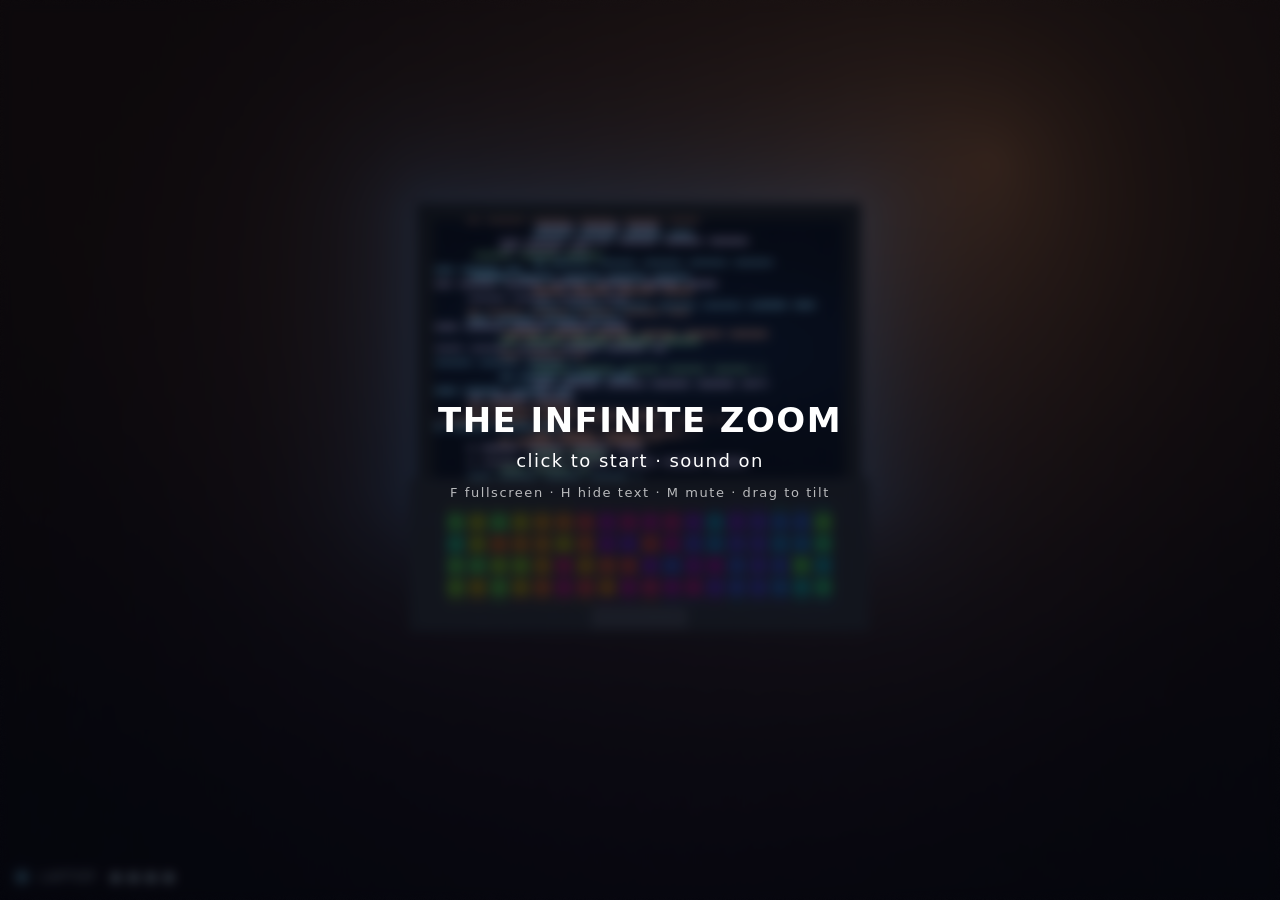
<file: labs/infinite-zoom/index.html>
<!doctype html>
<html lang="en">
<head>
<meta charset="utf-8">
<meta name="viewport" content="width=device-width,initial-scale=1">
<title>The Infinite Zoom</title>
<style>
  :root{--ink:#06101f;--glow:#7cd4ff;}
  html,body{margin:0;height:100%;background:#000;overflow:hidden;font-family:-apple-system,"SF Pro Display",Inter,system-ui,sans-serif;}
  canvas#gl{position:fixed;inset:0;width:100vw;height:100vh;display:block;cursor:grab;}
  canvas#gl:active{cursor:grabbing}
  #hook{position:fixed;left:50%;top:50%;transform:translate(-50%,-50%);text-align:center;pointer-events:none;
        color:#fff;font-weight:800;letter-spacing:-.02em;line-height:1.05;width:min(90vw,900px);
        text-shadow:0 0 24px rgba(124,212,255,.55),0 2px 10px rgba(0,0,0,.6);transition:opacity .4s;}
  #hook .l1{font-size:clamp(28px,6vw,96px);display:block}
  #hook .l2{font-size:clamp(28px,6vw,96px);display:block;opacity:.92}
  #hook .l3{font-size:clamp(34px,8vw,128px);display:block;margin-top:.1em;
            background:linear-gradient(90deg,#9fe3ff,#ffffff,#ffd27a);-webkit-background-clip:text;background-clip:text;color:transparent;}
  #hook.hide{opacity:0}
  #hud{position:fixed;left:18px;bottom:16px;color:#cfeeff;font-size:12px;letter-spacing:.14em;text-transform:uppercase;
       opacity:.75;pointer-events:none;display:flex;gap:14px;align-items:center;transition:opacity .4s}
  #hud .pip{display:onln-block;width:8px;height:8px;border-radius:50%;background:#7cd4ff;box-shadow:0 0 10px #7cd4ff}
  #hud.hide{opacity:0}
  #start{position:fixed;inset:0;display:flex;align-items:center;justify-content:center;background:rgba(2,6,16,.55);
         color:#fff;cursor:pointer;z-index:5;backdrop-filter:blur(6px)}
  #start div{text-align:center;font-size:18px;letter-spacing:.08em}
  #start b{display:block;font-size:34px;margin-bottom:10px;font-weight:800}
  #start small{display:block;margin-top:14px;opacity:.7;font-size:13px;letter-spacing:.12em}
  #start.hide{display:none}
</style>
</head>
<body>
<canvas id="gl"></canvas>
<div id="hook"><span class="l1">No video.</span><span class="l2">No AI video tool.</span><span class="l3">Just code.</span></div>
<div id="hud"><span class="pip"></span><span id="world">CHIP</span><span id="beat"></span></div>
<div id="start"><div><b>THE INFINITE ZOOM</b>click to start · sound on<small>F fullscreen · H hide text · M mute · drag to tilt</small></div></div>

<script id="vs" type="x-shader/x-vertex">
attribute vec2 a; void main(){ gl_Position=vec4(a,0.,1.); }
</script>
<script id="fs" type="x-shader/x-fragment">
precision highp float;
uniform vec2 u_res; uniform float u_time; uniform vec2 u_tilt; uniform float u_seg;

#define PI 3.14159265
#define NW 10.0

float hash(vec2 p){ p=fract(p*vec2(123.34,456.21)); p+=dot(p,p+45.32); return fract(p.x*p.y); }
float hash1(float n){ return fract(sin(n*127.1)*43758.5453); }
float noise(vec2 p){ vec2 i=floor(p), f=fract(p); f=f*f*(3.-2.*f);
  return mix(mix(hash(i),hash(i+vec2(1,0)),f.x),mix(hash(i+vec2(0,1)),hash(i+1.),f.x),f.y); }
float fbm(vec2 p){ float v=0.,a=.5; for(int i=0;i<5;i++){ v+=a*noise(p); p=p*2.03+17.1; a*=.5; } return v; }
float fbm3(vec2 p){ float v=0.,a=.5; for(int i=0;i<3;i++){ v+=a*noise(p); p=p*2.07+9.3; a*=.5; } return v; }
float sdBox(vec2 p, vec2 b){ vec2 d=abs(p)-b; return length(max(d,0.))+min(max(d.x,d.y),0.); }
mat2 rot(float a){ float c=cos(a),s=sin(a); return mat2(c,-s,s,c); }

vec3 stars(vec2 p, float dens){
  vec2 i=floor(p), f=fract(p); float h=hash(i);
  vec2 c=vec2(hash(i+3.1),hash(i+7.7))*0.8+0.1; float d=length(f-c);
  float s=smoothstep(0.09,0.0,d)*step(1.-dens,h);
  float tw=0.65+0.35*sin(u_time*7.+h*60.);
  return vec3(s*tw)*mix(vec3(.75,.85,1.),vec3(1.,.9,.7),hash(i+9.));
}
vec3 starfield(vec2 uv){ return stars(uv*22.,0.06)+stars(uv*48.+5.,0.03)*0.6+stars(uv*9.,0.05)*1.4; }

/* ---------- 0 CHIP ---------- */
vec3 wChip(vec2 uv, float p){
  float s=mix(2.5,48.,pow(max(p,0.),1.35)); vec2 q=uv*s;
  vec3 col=vec3(0.02,0.035,0.09);
  vec2 g=fract(q)-0.5; vec2 id=floor(q);
  float die=sdBox(q,vec2(9.)); float pkg=sdBox(q,vec2(20.,20.));
  float inDie=step(die,0.);
  float lh=smoothstep(0.09,0.03,abs(g.y))*step(0.35,hash(id+1.3));
  float lv=smoothstep(0.09,0.03,abs(g.x))*step(0.35,hash(id+2.7));
  float tr=max(lh,lv)*mix(0.35,1.,inDie)*step(pkg,0.) + max(lh,lv)*0.25*step(0.,pkg)*step(0.5,hash(floor(q*0.5)));
  col+=vec3(0.0,0.55,0.7)*tr*0.6;
  float ph=fract(q.x/9.-u_time*0.9+hash(vec2(id.y,1.))); float gh=exp(-pow((ph-0.5)*7.,2.))*lh;
  float pv=fract(q.y/9.-u_time*1.1+hash(vec2(id.x,2.))); float gv=exp(-pow((pv-0.5)*7.,2.))*lv;
  col+=vec3(1.,.62,.15)*(gh+gv)*2.2*mix(0.3,1.,inDie);
  float via=smoothstep(0.14,0.08,length(g))*lh*lv; col+=vec3(0.6,1.,1.)*via;
  col+=vec3(0.15,0.8,1.0)*exp(-abs(die)*0.6)*0.9;
  col+=vec3(0.2,0.6,1.0)*exp(-abs(pkg)*0.9)*0.5;
  float pins=step(20.,abs(q.x))*step(abs(q.x),26.)*step(abs(q.y),19.)*step(fract(q.y*0.5),0.4)
            +step(20.,abs(q.y))*step(abs(q.y),26.)*step(abs(q.x),19.)*step(fract(q.x*0.5),0.4);
  col=mix(col,vec3(1.,.8,.4),clamp(pins,0.,1.)*0.9);
  col=mix(col,vec3(0.05,0.06,0.1),step(0.,pkg)*step(-20.,-max(abs(q.x),abs(q.y))+40.)*0.0);
  col+=vec3(0.,0.9,1.)*exp(-length(q)*0.08)*0.25*(0.6+0.4*sin(u_time*8.));
  return col;
}
/* ---------- 1 LAPTOP ---------- */
vec3 wLaptop(vec2 uv, float p){
  float s=mix(0.22,2.3,p); vec2 q=uv*s+mix(vec2(0.,0.42),vec2(0.,0.16),smoothstep(0.,0.5,p));
  vec3 col=mix(vec3(0.05,0.03,0.06),vec3(0.16,0.08,0.05),smoothstep(-1.,1.,q.y)); // desk
  col+=vec3(1.,.6,.3)*exp(-length(q-vec2(0.9,0.9))*2.)*0.4;
  vec2 sc=vec2(0.,0.42); vec2 sh=vec2(0.52,0.33);
  float scr=sdBox(q-sc,sh);
  col+=vec3(0.2,0.6,1.)*exp(-max(scr,0.)*6.)*0.35; // screen glow
  float bez=sdBox(q-sc,sh+0.04); col=mix(col,vec3(0.1,0.11,0.13),smoothstep(0.01,0.,bez));
  // screen content: code lines
  vec2 sq=(q-sc)/sh; // -1..1
  vec3 scol=vec3(0.03,0.05,0.1);
  float rowH=0.055; float scroll=floor(u_time*4.);
  float row=floor((sq.y+1.)/rowH)-scroll; float ry=fract((sq.y+1.)/rowH);
  float indent=floor(hash1(row*3.1)*4.)*0.08; float len=0.15+0.6*hash1(row*5.7);
  float x=(sq.x+1.)*0.5; float onln=step(indent,x)*step(x,indent+len)*step(0.25,ry)*step(ry,0.75);
  float cs=hash1(row*9.3); vec3 cc=cs<0.3?vec3(0.5,0.85,1.):cs<0.6?vec3(1.,0.6,0.4):cs<0.8?vec3(0.6,1.,0.6):vec3(0.9,0.8,1.);
  // token gaps
  float tok=step(0.15,fract(x*9.+hash1(row)));
  scol+=cc*onln*tok;
  float cursor=step(abs(sq.x-(indent+len)*2.+1.)-0.02,0.)*step(abs(row-(5.))-0.5,0.)*step(0.5,fract(u_time*2.));
  scol+=vec3(1.)*cursor*0.0;
  scol+=vec3(0.1,0.3,0.6)*0.15*smoothstep(1.,0.,length(sq*vec2(0.5,1.)));
  col=mix(col,scol,smoothstep(0.005,0.,scr));
  // base / keyboard
  vec2 bc=vec2(0.,-0.1); vec2 bh=vec2(0.58,0.19);
  float base=sdBox(q-bc,bh); col=mix(col,vec3(0.13,0.14,0.17),smoothstep(0.01,0.,base));
  vec2 kq=(q-bc); vec2 kid=floor(kq/0.055); vec2 kf=fract(kq/0.055)-0.5;
  float key=smoothstep(0.42,0.36,max(abs(kf.x),abs(kf.y)));
  float inKeys=step(abs(kq.x),0.5)*step(abs(kq.y),0.12);
  vec3 kcol=0.5+0.5*cos(6.28*(hash(kid)*0.3+u_time*0.5+kid.x*0.05)+vec3(0.,2.,4.));
  col=mix(col,vec3(0.05)+kcol*0.5,key*inKeys);
  float pad=sdBox(kq-vec2(0.,-0.16),vec2(0.12,0.025)); col=mix(col,vec3(0.2,0.21,0.25),smoothstep(0.004,0.,pad));
  return col;
}
/* ---------- 2 NEON CITY (top-down) ---------- */
vec3 wCity(vec2 uv, float p){
  float s=mix(1.6,34.,pow(max(p,0.),1.3)); vec2 q=uv*s; q.x+=u_time*0.4;
  vec2 cell=floor(q), f=fract(q);
  vec3 col=vec3(0.015,0.02,0.05);
  float edge=min(min(f.x,1.-f.x),min(f.y,1.-f.y));
  float street=smoothstep(0.11,0.07,edge);
  float lamp=step(0.5,fract(q.x*2.))*step(0.5,fract(q.y*2.));
  col+=vec3(1.,.55,.15)*street*(0.25+0.3*smoothstep(0.1,0.0,edge));
  // blocks
  vec2 bq=(f-0.5)/0.38; float blk=step(max(abs(bq.x),abs(bq.y)),1.);
  vec2 wq=floor((f-0.12)/0.76*vec2(7.,9.)); vec2 wf=fract((f-0.12)/0.76*vec2(7.,9.));
  float lit=step(0.55,hash(wq+cell*13.)); float win=smoothstep(0.5,0.3,max(abs(wf.x-0.5),abs(wf.y-0.5)))*lit;
  float hue=hash(cell*7.1);
  vec3 wc=hue<0.33?vec3(1.,.8,.5):hue<0.66?vec3(.3,.9,1.):vec3(1.,.4,.9);
  float flick=0.7+0.3*sin(u_time*5.+hash(wq+cell)*40.);
  col=mix(col,vec3(0.03,0.04,0.07),blk*0.5);
  col+=wc*win*blk*0.9*flick;
  // neon strip on some blocks
  float neon=step(0.8,hash(cell+2.2))*smoothstep(0.03,0.,abs(abs(bq.x)-0.98))*step(abs(bq.y),1.);
  col+=wc*neon*2.;
  // cars
  float carY=smoothstep(0.05,0.02,abs(f.y-0.04)); float cx=fract(q.x*0.5-u_time*(0.8+0.5*hash1(cell.y))+hash1(cell.y*3.));
  float car=exp(-pow((cx-0.5)*40.,2.))*carY; col+=vec3(1.,.9,.7)*car*3.;
  float carY2=smoothstep(0.05,0.02,abs(f.y-0.96)); float cx2=fract(q.x*0.5+u_time*(0.7+0.5*hash1(cell.y+9.))+hash1(cell.y*2.));
  col+=vec3(1.,.2,.15)*exp(-pow((cx2-0.5)*40.,2.))*carY2*3.;
  // haze
  col+=vec3(0.1,0.2,0.4)*fbm3(uv*3.+u_time*0.2)*0.25;
  col*=1.2-0.5*smoothstep(0.,1.4,length(uv));
  return col;
}
/* ---------- 3 CLOUDS ---------- */
vec3 wClouds(vec2 uv, float p){
  float s=mix(0.5,4.5,p); vec2 q=uv*s; q.x+=u_time*0.25;
  vec3 sky=mix(vec3(1.,.55,.25),vec3(0.45,0.75,1.),smoothstep(-0.6,0.9,uv.y));
  sky=mix(sky,vec3(0.1,0.25,0.6),smoothstep(0.6,1.6,uv.y*s*0.3));
  float n=fbm(q*1.3+fbm(q*1.8+u_time*0.1)*0.7);
  float cl=smoothstep(0.42,0.72,n);
  float n2=fbm(q*2.6+vec2(0.,-0.4)); float shade=mix(0.75,1.1,n2);
  vec3 cc=mix(vec3(1.,.75,.6),vec3(1.),shade);
  cc=mix(cc,vec3(1.,.85,.5),smoothstep(0.,-0.5,uv.y)*0.5);
  vec3 col=mix(sky,cc,cl);
  col+=vec3(1.,.7,.3)*exp(-length(uv-vec2(-0.3,-0.3))*1.5)*0.5; // sun
  // god rays
  float a=atan(uv.y+0.3,uv.x+0.3); col+=vec3(1.,.8,.5)*0.08*(0.5+0.5*sin(a*14.+u_time*0.5))*smoothstep(1.2,0.,length(uv+0.3));
  // horizon curvature as we zoom out
  float horiz=smoothstep(0.0,0.3,(length((uv+vec2(0.,2.2))*vec2(1.,1.))-2.9)+ (1.-p)*2.);
  col=mix(col,vec3(0.02,0.04,0.12)+starfield(uv),horiz*smoothstep(0.5,1.,p));
  return col;
}
/* ---------- sphere helper ---------- */
vec3 sphereN(vec2 q){ float r2=dot(q,q); return vec3(q, sqrt(max(1.-r2,0.))); }
/* ---------- 4 EARTH ---------- */
vec3 wEarth(vec2 uv, float p){
  float s=mix(0.28,2.6,p); vec2 q=uv*s;
  vec3 col=vec3(0.005,0.01,0.03)+starfield(uv*0.8);
  float r=length(q);
  vec3 L=normalize(vec3(-0.6,0.35,0.7));
  // atmosphere
  col+=vec3(0.3,0.6,1.)*exp(-(r-1.)*6.)*step(1.,r)*0.9;
  if(r<1.){
    vec3 n=sphereN(q);
    float a=u_time*0.12;
    vec3 nr=vec3(n.x*cos(a)-n.z*sin(a), n.y, n.x*sin(a)+n.z*cos(a));
    float lon=atan(nr.x,nr.z), lat=asin(clamp(nr.y,-1.,1.));
    vec2 m=vec2(lon*1.1,lat*1.6);
    float land=fbm(m*1.4+3.);
    float isLand=smoothstep(0.5,0.54,land);
    vec3 ocean=mix(vec3(0.02,0.15,0.45),vec3(0.05,0.35,0.7),smoothstep(0.3,0.5,land));
    vec3 ground=mix(vec3(0.1,0.4,0.12),vec3(0.5,0.4,0.2),fbm3(m*5.));
    ground=mix(ground,vec3(0.9),smoothstep(0.9,1.3,abs(lat)));
    vec3 surf=mix(ocean,ground,isLand);
    float cloud=smoothstep(0.52,0.7,fbm(m*2.2+vec2(u_time*0.04,0.)+11.));
    surf=mix(surf,vec3(1.),cloud*0.9);
    float diff=max(dot(n,L),0.);
    float spec=pow(max(dot(reflect(-L,n),vec3(0,0,1)),0.),40.)*(1.-isLand)*(1.-cloud);
    float night=smoothstep(0.15,-0.1,dot(n,L));
    float lights=step(0.85,noise(m*60.))*isLand*(1.-cloud)*step(0.45,fbm3(m*6.));
    vec3 day=surf*(diff*1.1+0.05)+vec3(1.)*spec*0.6;
    vec3 nite=vec3(0.01,0.02,0.05)+vec3(1.,.7,.3)*lights*1.5;
    vec3 e=mix(day,nite,night);
    float rim=pow(1.-n.z,3.); e+=vec3(0.3,0.6,1.)*rim*0.8*(diff+0.2);
    col=e;
  }
  return col;
}
/* ---------- 5 MOON ---------- */
float crater(vec2 m, float sc){
  vec2 i=floor(m*sc), f=fract(m*sc); float v=0.;
  for(int y=-1;y<=1;y++)for(int x=-1;x<=1;x++){
    vec2 o=vec2(x,y); vec2 c=o+vec2(hash(i+o),hash(i+o+5.))*0.7+0.15;
    float rad=0.15+0.3*hash(i+o+9.); float d=length(f-c);
    float ring=smoothstep(rad,rad-0.08,d)-smoothstep(rad-0.08,rad-0.2,d)*0.6;
    v+=ring*step(0.4,hash(i+o+2.));
  }
  return v;
}
vec3 wMoon(vec2 uv, float p){
  float s=mix(0.3,3.2,p); vec2 q=uv*s;
  vec3 col=vec3(0.004,0.006,0.02)+starfield(uv*0.9+3.);
  // little Earth in background
  vec2 eq=(uv-vec2(0.28,0.72))*4.5; float er=length(eq);
  col+=vec3(0.3,0.6,1.)*exp(-(er-1.)*5.)*step(1.,er)*0.5;
  if(er<1.){ vec3 n=sphereN(eq); float l=fbm(vec2(atan(n.x,n.z),n.y)*2.+u_time*0.05);
    col=mix(vec3(0.05,0.3,0.7),vec3(0.2,0.5,0.2),smoothstep(0.5,0.55,l))*(max(dot(n,normalize(vec3(-0.5,0.3,0.8))),0.)+0.05); }
  float r=length(q);
  vec3 L=normalize(vec3(0.7,0.4,0.6));
  if(r<1.){
    vec3 n=sphereN(q); float a=u_time*0.06;
    vec3 nr=vec3(n.x*cos(a)-n.z*sin(a),n.y,n.x*sin(a)+n.z*cos(a));
    vec2 m=vec2(atan(nr.x,nr.z)*1.2,asin(clamp(nr.y,-1.,1.))*1.4);
    float base=0.45+0.35*fbm(m*2.);
    float cr=crater(m,3.)*0.5+crater(m,8.)*0.3+crater(m,20.)*0.15;
    float mare=smoothstep(0.55,0.65,fbm(m*1.3+7.));
    vec3 g=vec3(base)*mix(1.,0.55,mare);
    // bump light
    float e=0.02; float h0=crater(m,8.); float h1=crater(m+vec2(e,0.),8.);
    float diff=max(dot(n,L)+ (h1-h0)*6.,0.);
    col=g*(diff*1.2+0.03)+vec3(cr)*diff*0.4;
    col+=vec3(0.6,0.7,1.)*pow(1.-n.z,4.)*0.15;
  }
  return col;
}
/* ---------- 6 SATURN ---------- */
vec3 wSaturn(vec2 uv, float p){
  float s=mix(0.42,3.4,p); vec2 q=uv*s;
  vec3 col=vec3(0.003,0.005,0.015)+starfield(uv*0.7+9.);
  vec3 L=normalize(vec3(-0.5,0.5,0.7));
  q=rot(-0.35)*q;
  float r=length(q);
  // rings coords
  vec2 rq=vec2(q.x,q.y/0.28); float rr=length(rq);
  float ringMask=smoothstep(1.25,1.3,rr)*smoothstep(2.45,2.4,rr);
  float band=0.35+0.65*noise(vec2(rr*14.,0.)); band*=smoothstep(0.02,0.08,abs(rr-2.0)); // Cassini gap
  band*=0.6+0.4*noise(vec2(rr*50.,1.));
  vec3 ringCol=mix(vec3(0.75,0.65,0.5),vec3(0.95,0.9,0.8),noise(vec2(rr*7.,3.)))*band;
  float shadow=1.-0.85*smoothstep(0.3,0.,abs(q.x)-1.)*step(0.,q.y)*step(r,2.2);
  vec3 planet=vec3(0.);
  float planetMask=0.;
  if(r<1.){
    vec3 n=sphereN(q); float a=u_time*0.1;
    vec3 nr=vec3(n.x*cos(a)-n.z*sin(a),n.y,n.x*sin(a)+n.z*cos(a));
    float lat=asin(clamp(nr.y,-1.,1.)); float lon=atan(nr.x,nr.z);
    float b=noise(vec2(lon*0.6+lat*0.5,lat*9.))*0.5+noise(vec2(lat*22.,lon*0.3))*0.5;
    planet=mix(vec3(0.85,0.72,0.5),vec3(0.98,0.9,0.75),b);
    planet=mix(planet,vec3(0.6,0.5,0.4),smoothstep(0.6,0.8,abs(lat)/1.3));
    float diff=max(dot(n,L),0.);
    // ring shadow on planet
    float rs=smoothstep(0.05,0.,abs(q.y/0.28+q.x*0.0-(-0.0))-0.0);
    float ringShadow=1.-0.7*smoothstep(0.06,0.,abs(rq.y+1.8))*0.0;
    planet=planet*(diff*1.15+0.04)*ringShadow;
    planet+=vec3(0.9,0.8,0.6)*pow(1.-n.z,4.)*0.2;
    planetMask=1.;
  }
  // back half of ring (behind planet) is where q.y>0
  float back=step(0.,q.y);
  vec3 ring=ringCol*ringMask*shadow*(0.75+0.35*max(dot(vec3(0,1,0),L),0.));
  col=mix(col,ring,ringMask*back*step(1.,r)); // back rings outside planet only
  col=mix(col,planet,planetMask);
  col=mix(col,ring,ringMask*(1.-back));        // front rings over planet
  col+=ring*0.15*ringMask; // glow
  return col;
}
/* ---------- 7 SOLAR SYSTEM ---------- */
vec3 wSolar(vec2 uv, float p){
  float s=mix(0.35,9.,pow(max(p,0.),1.4)); vec2 q=uv*s;
  vec3 col=vec3(0.003,0.004,0.012)+starfield(uv*0.8+4.);
  vec2 oq=vec2(q.x,q.y/0.55); float r=length(oq);
  float a=atan(q.y,q.x);
  // sun
  float sr=length(q);
  float cor=fbm(vec2(a*3.,sr*4.-u_time*0.8)+u_time*0.2);
  col+=vec3(1.,.6,.15)*exp(-sr*3.)*2.5*(0.8+0.5*cor);
  col+=vec3(1.,.85,.5)*smoothstep(0.26,0.2,sr)*1.5;
  col+=vec3(1.,.4,.1)*exp(-max(sr-0.22,0.)*9.)*cor;
  // orbits + planets
  for(int i=0;i<8;i++){
    float fi=float(i); float R=0.55+fi*fi*0.09+fi*0.35;
    float line=smoothstep(0.012*s,0.,abs(r-R))*0.25;
    col+=vec3(0.4,0.7,1.)*line*0.4;
    float sp=1.6/pow(R,1.4); float ang=u_time*sp*2.+fi*2.1;
    vec2 pc=vec2(cos(ang),sin(ang)*0.55)*R;
    float pr=0.04+0.02*mod(fi*1.7,1.0)+(i==4||i==5?0.08:0.);
    float d=length(q-pc);
    vec3 pcol= i==0?vec3(.6,.6,.6): i==1?vec3(.9,.7,.4): i==2?vec3(.2,.5,1.): i==3?vec3(1.,.4,.2): i==4?vec3(.8,.6,.4): i==5?vec3(.9,.8,.5): i==6?vec3(.5,.8,.9):vec3(.3,.4,1.);
    float lit=0.5+0.5*dot(normalize(q-pc+1e-4),normalize(-pc));
    col=mix(col,pcol*(0.4+lit),smoothstep(pr,pr*0.8,d));
    col+=pcol*exp(-d/pr*1.5)*0.3;
    if(i==5){ vec2 rq=(q-pc)*rot(0.4); float rr=length(vec2(rq.x,rq.y/0.3)); col+=vec3(.9,.8,.6)*smoothstep(0.01,0.,abs(rr-pr*2.)-pr*0.5)*0.7; }
  }
  // asteroid belt
  float belt=smoothstep(0.3,0.,abs(r-2.95))*step(0.93,noise(vec2(a*60.+u_time*0.2,r*30.)));
  col+=vec3(0.6,0.55,0.5)*belt;
  return col;
}
/* ---------- 8 GALAXY ---------- */
vec3 wGalaxy(vec2 uv, float p){
  float s=mix(0.45,4.,p); vec2 q=uv*s;
  vec3 col=vec3(0.002,0.003,0.01)+starfield(uv*0.6+8.)*0.8;
  q=rot(u_time*0.05)*q; vec2 gq=vec2(q.x,q.y/0.72); gq=rot(0.3)*gq;
  float r=length(gq)+1e-4, a=atan(gq.y,gq.x);
  float arm=0.5+0.5*sin(2.*a-log(r)*4.5);
  arm=pow(arm,2.5);
  float dens=exp(-r*1.1)*(0.25+arm)*fbm(gq*2.5+vec2(u_time*0.05,0.))*2.2;
  float dust=smoothstep(0.55,0.75,fbm(gq*3.5+7.))*exp(-r*0.9);
  vec3 armCol=mix(vec3(0.5,0.6,1.),vec3(1.,0.6,0.8),fbm3(gq*1.5));
  col+=armCol*dens*(1.-dust*0.8);
  col+=vec3(1.,0.85,0.6)*exp(-r*4.)*2.2;
  col+=vec3(1.,.95,.9)*exp(-r*12.)*3.;
  vec2 sq=gq*18.; col+=stars(sq,0.12)*arm*exp(-r*0.7)*2.5+stars(sq*2.+3.,0.06)*exp(-r*0.9)*1.5;
  // blue knots
  col+=vec3(0.4,0.6,1.)*step(0.9,noise(gq*14.+u_time*0.1))*arm*exp(-r)*1.5;
  return col;
}
/* ---------- 9 BLACK HOLE ---------- */
vec3 wHole(vec2 uv, float p){
  float s=mix(3.2,0.32,smoothstep(0.,1.,p)); vec2 q=uv*s;
  float r=length(q)+1e-4;
  // lensing: bend background
  vec2 lq=q*(1.+0.9/(r*r+0.15));
  vec3 col=vec3(0.002,0.003,0.01)+starfield(lq*0.35+2.)*0.9;
  // distant galaxy smear
  col+=vec3(0.3,0.4,0.9)*fbm3(lq*0.6+u_time*0.02)*0.12;
  // accretion disk (front)
  float tilt=0.26; vec2 dq=vec2(q.x,q.y/tilt); float dr=length(dq); float da=atan(dq.y,dq.x);
  float inDisk=smoothstep(1.15,1.3,dr)*smoothstep(3.3,2.6,dr);
  float streak=0.55+0.45*noise(vec2(dr*9.-u_time*1.5, da*4.+u_time*2.5/dr));
  streak*=0.6+0.4*noise(vec2(dr*30.,da*2.-u_time*3.));
  float dop=1.+0.8*sin(da+0.3); // doppler brightening on one side
  vec3 dcol=mix(vec3(1.,0.35,0.1),vec3(1.,0.9,0.7),smoothstep(2.6,1.3,dr));
  float heat=pow(smoothstep(3.3,1.2,dr),1.5);
  vec3 disk=dcol*inDisk*streak*dop*(0.7+heat*2.5);
  // lensed top arc (disk's far side bent over the hole)
  vec2 aq=vec2(q.x,(q.y)/0.6); float ar=length(aq); float arc=smoothstep(1.05,1.15,ar)*smoothstep(1.7,1.3,ar)*step(0.,q.y);
  float arcN=0.6+0.4*noise(vec2(ar*20.,atan(aq.y,aq.x)*4.-u_time*2.));
  vec3 arcCol=vec3(1.,.7,.4)*arc*arcN*1.4;
  float back=step(0.,q.y);
  col+=disk*back*step(1.,r)*0.9; // far side behind hole
  col+=arcCol;
  // photon ring + horizon
  col+=vec3(1.,.95,.85)*exp(-abs(r-1.02)*30.)*2.5;
  col+=vec3(1.,.6,.3)*exp(-abs(r-1.02)*6.)*0.5;
  col=mix(col,vec3(0.),smoothstep(1.0,0.97,r));
  col+=disk*(1.-back); // near side over everything
  return col;
}

vec3 world(int k, vec2 uv, float p){
  p=max(p,0.);
  if(k==0) return wChip(uv,p); if(k==1) return wLaptop(uv,p); if(k==2) return wCity(uv,p);
  if(k==3) return wClouds(uv,p); if(k==4) return wEarth(uv,p); if(k==5) return wMoon(uv,p);
  if(k==6) return wSaturn(uv,p); if(k==7) return wSolar(uv,p); if(k==8) return wGalaxy(uv,p);
  return wHole(uv,p);
}

void main(){
  vec2 uv=(gl_FragCoord.xy-0.5*u_res)/u_res.y*2.;
  float t=u_time; float D=u_seg; float T=D*NW;
  float lt=mod(t,T);
  float kf=floor(lt/D); int k=int(kf); float p=(lt-kf*D)/D;
  // beat (120 BPM)
  float beat=fract(t*2.); float benv=exp(-beat*7.);
  float worldStart=p*D; float wenv=exp(-worldStart*5.);
  // camera: tilt from drag + idle drift
  vec2 tilt=u_tilt+vec2(sin(t*0.7),cos(t*0.9))*0.02;
  uv=rot(tilt.x*0.25)*uv; uv+=tilt*0.35; uv*=1.+tilt.y*0.15;
  // beat pump + morph warp near transition
  float O=0.55/D; // overlap in p
  float w=smoothstep(1.-O,1.,p);
  float ww=w*(1.-w)*4.; // bump peaks mid-transition
  float rr=length(uv);
  vec2 muv=uv*(1.+ww*0.12*sin(rr*9.-t*25.))+ww*0.04*vec2(sin(t*31.),cos(t*27.));
  muv*=1.-benv*0.03-wenv*0.06;
  vec3 ca=world(k,muv,p);
  vec3 col=ca;
  if(w>0.001){
    int k2=int(mod(kf+1.,NW)); float p2=p-1.;
    vec2 muv2=uv*(1.-ww*0.1*sin(rr*7.+t*22.));
    muv2*=1.-benv*0.03;
    vec3 cb=world(k2,muv2,p2);
    col=mix(ca,cb,smoothstep(0.35,0.65,w));
    col+=vec3(1.,.9,.8)*ww*0.35; // flash
    col+=vec3(0.6,0.85,1.)*ww*smoothstep(0.2,0.,abs(rr-0.9*(1.-w)))*0.7; // shock ring
  }
  // impact flash at world start
  col+=vec3(1.)*wenv*0.35;
  col+=vec3(0.15)*benv*0.18;
  // vignette + grain
  col*=1.-0.45*smoothstep(0.5,1.5,rr);
  col+=(hash(gl_FragCoord.xy+fract(t))-0.5)*0.035;
  col=pow(max(col,0.),vec3(0.95));
  col=col/(1.+col*0.15);
  gl_FragColor=vec4(col,1.);
}
</script>

<script>
(function(){
  const SEG=3.5, NW=10, LOOP=SEG*NW, BPM=120, BEAT=60/BPM;
  const names=['CHIP','LAPTOP','NEON CITY','CLOUDS','EARTH','MOON','SATURN','SOLAR SYSTEM','GALAXY','BLACK HOLE'];
  const cv=document.getElementById('gl');
  const gl=cv.getContext('webgl',{antialias:false,preserveDrawingBuffer:true});
  const hook=document.getElementById('hook'), hud=document.getElementById('hud'), startEl=document.getElementById('start');
  const worldEl=document.getElementById('world'), beatEl=document.getElementById('beat');
  function sh(type,src){const s=gl.createShader(type);gl.shaderSource(s,src);gl.compileShader(s);
    if(!gl.getShaderParameter(s,gl.COMPILE_STATUS)){console.error(gl.getShaderInfoLog(s));throw new Error('shader');}return s;}
  const prog=gl.createProgram();
  gl.attachShader(prog,sh(gl.VERTEX_SHADER,document.getElementById('vs').textContent));
  gl.attachShader(prog,sh(gl.FRAGMENT_SHADER,document.getElementById('fs').textContent));
  gl.linkProgram(prog); gl.useProgram(prog);
  const buf=gl.createBuffer(); gl.bindBuffer(gl.ARRAY_BUFFER,buf);
  gl.bufferData(gl.ARRAY_BUFFER,new Float32Array([-1,-1,3,-1,-1,3]),gl.STATIC_DRAW);
  const loc=gl.getAttribLocation(prog,'a'); gl.enableVertexAttribArray(loc); gl.vertexAttribPointer(loc,2,gl.FLOAT,false,0,0);
  const uRes=gl.getUniformLocation(prog,'u_res'), uTime=gl.getUniformLocation(prog,'u_time'),
        uTilt=gl.getUniformLocation(prog,'u_tilt'), uSeg=gl.getUniformLocation(prog,'u_seg');
  let W=0,H=0; const qp=new URLSearchParams(location.search);
  const DPR=Math.min(window.devicePixelRatio||1, +(qp.get('dpr')||1.25));
  function resize(){W=Math.floor(innerWidth*DPR);H=Math.floor(innerHeight*DPR);cv.width=W;cv.height=H;gl.viewport(0,0,W,H);}
  addEventListener('resize',resize); resize();

  /* ---- interaction: drag to tilt ---- */
  let tilt=[0,0], target=[0,0], dragging=false, lx=0, ly=0;
  cv.addEventListener('pointerdown',e=>{dragging=true;lx=e.clientX;ly=e.clientY;cv.setPointerCapture(e.pointerId);});
  cv.addEventListener('pointermove',e=>{ if(!dragging) return; target[0]+= (e.clientX-lx)/innerWidth*1.6; target[1]-=(e.clientY-ly)/innerHeight*1.6;
    target[0]=Math.max(-0.6,Math.min(0.6,target[0])); target[1]=Math.max(-0.6,Math.min(0.6,target[1])); lx=e.clientX; ly=e.clientY;});
  const up=()=>{dragging=false;}; cv.addEventListener('pointerup',up); cv.addEventListener('pointercancel',up);
  addEventListener('wheel',e=>{ target[0]+=e.deltaX/600; target[1]-=e.deltaY/600;
    target[0]=Math.max(-0.6,Math.min(0.6,target[0])); target[1]=Math.max(-0.6,Math.min(0.6,target[1])); },{passive:true});

  /* ---- procedural music (WebAudio) ---- */
  let ac=null, master=null, muted=false, audioStart=0;
  const chords=[ [45,'m'],[41,'M'],[48,'M'],[43,'M'],[38,'m'],[45,'m'],[40,'M'],[41,'M'],[43,'M'],[45,'m'] ];
  const f=m=>440*Math.pow(2,(m-69)/12);
  function makeReverb(){ const len=ac.sampleRate*1.8, b=ac.createBuffer(2,len,ac.sampleRate);
    for(let c=0;c<2;c++){const d=b.getChannelData(c);for(let i=0;i<len;i++)d[i]=(Math.random()*2-1)*Math.pow(1-i/len,2.8);}
    const cv=ac.createConvolver(); cv.buffer=b; return cv; }
  let rev, revGain, noiseBuf;
  function initAudio(){
    ac=new (window.AudioContext||window.webkitAudioContext)();
    master=ac.createGain(); master.gain.value=0.8;
    const comp=ac.createDynamicsCompressor(); comp.threshold.value=-14; comp.ratio.value=4; comp.attack.value=0.004; comp.release.value=0.15;
    master.connect(comp); comp.connect(ac.destination);
    rev=makeReverb(); revGain=ac.createGain(); revGain.gain.value=0.22; rev.connect(revGain); revGain.connect(master);
    const n=ac.sampleRate*2; noiseBuf=ac.createBuffer(1,n,ac.sampleRate); const d=noiseBuf.getChannelData(0); for(let i=0;i<n;i++)d[i]=Math.random()*2-1;
    audioStart=ac.currentTime+0.1;
  }
  function env(g,t,a,d,s,r,peak){ g.gain.cancelScheduledValues(t); g.gain.setValueAtTime(0.0001,t); g.gain.exponentialRampToValueAtTime(peak,t+a);
    g.gain.exponentialRampToValueAtTime(Math.max(peak*s,0.0001),t+a+d); g.gain.exponentialRampToValueAtTime(0.0001,t+a+d+r); }
  function kick(t){ const o=ac.createOscillator(), g=ac.createGain(); o.frequency.setValueAtTime(160,t); o.frequency.exponentialRampToValueAtTime(42,t+0.09);
    env(g,t,0.002,0.08,0.3,0.22,0.9); o.connect(g); g.connect(master); o.start(t); o.stop(t+0.4); }
  function noiseHit(t,hp,len,vol,q){ const s=ac.createBufferSource(); s.buffer=noiseBuf; const fl=ac.createBiquadFilter(); fl.type=q||'highpass'; fl.frequency.value=hp;
    const g=ac.createGain(); env(g,t,0.001,len*0.3,0.2,len*0.7,vol); s.connect(fl); fl.connect(g); g.connect(master); g.connect(rev); s.start(t); s.stop(t+len+0.1); }
  function pluck(t,midi,vol,len){ const o=ac.createOscillator(), o2=ac.createOscillator(), g=ac.createGain(), fl=ac.createBiquadFilter();
    o.type='sawtooth'; o2.type='square'; o.frequency.value=f(midi); o2.frequency.value=f(midi)*1.005; fl.type='lowpass';
    fl.frequency.setValueAtTime(5000,t); fl.frequency.exponentialRampToValueAtTime(600,t+len); fl.Q.value=4;
    env(g,t,0.003,len*0.5,0.15,len*0.5,vol); o.connect(fl); o2.connect(fl); fl.connect(g); g.connect(master); g.connect(rev); o.start(t); o2.start(t); o.stop(t+len+0.1); o2.stop(t+len+0.1); }
  function bass(t,midi,len){ const o=ac.createOscillator(), g=ac.createGain(), fl=ac.createBiquadFilter(); o.type='sawtooth'; o.frequency.value=f(midi);
    fl.type='lowpass'; fl.frequency.setValueAtTime(900,t); fl.frequency.exponentialRampToValueAtTime(160,t+len); fl.Q.value=6;
    env(g,t,0.004,len*0.4,0.4,len*0.4,0.5); o.connect(fl); fl.connect(g); g.connect(master); o.start(t); o.stop(t+len+0.1); }
  function pad(t,root,kind,len){ const tones=kind==='m'?[0,3,7,10]:[0,4,7,11]; const g=ac.createGain(); const fl=ac.createBiquadFilter(); fl.type='lowpass'; fl.frequency.value=1400;
    env(g,t,0.6,len*0.4,0.8,0.8,0.08); fl.connect(g); g.connect(master); g.connect(rev);
    tones.forEach((iv,i)=>{ for(let d=-1;d<=1;d+=2){ const o=ac.createOscillator(); o.type='sawtooth'; o.frequency.value=f(root+12+iv); o.detune.value=d*9; o.connect(fl); o.start(t); o.stop(t+len+1.2);} }); }
  function riser(t,len){ const s=ac.createBufferSource(); s.buffer=noiseBuf; const fl=ac.createBiquadFilter(); fl.type='bandpass'; fl.Q.value=2;
    fl.frequency.setValueAtTime(300,t); fl.frequency.exponentialRampToValueAtTime(6000,t+len); const g=ac.createGain(); g.gain.setValueAtTime(0.0001,t); g.gain.exponentialRampToValueAtTime(0.35,t+len); g.gain.setValueAtTime(0.0001,t+len+0.01);
    s.connect(fl); fl.connect(g); g.connect(master); g.connect(rev); s.start(t); s.stop(t+len+0.05); }
  function impact(t){ const o=ac.createOscillator(), g=ac.createGain(); o.frequency.setValueAtTime(90,t); o.frequency.exponentialRampToValueAtTime(30,t+0.5);
    env(g,t,0.003,0.3,0.3,0.5,1.0); o.connect(g); g.connect(master); g.connect(rev); o.start(t); o.stop(t+1.0); noiseHit(t,1200,0.5,0.5,'lowpass'); }
  let nextBeat=0; const scheduled=new Set();
  function schedule(){
    if(!ac||muted) return;
    const now=ac.currentTime; const horizon=now+0.25;
    while(audioStart+nextBeat*BEAT<horizon){
      const b=nextBeat, t=audioStart+b*BEAT; const lb=b%70; const wi=Math.floor(lb/7); const bw=lb%7;
      const [root,kind]=chords[wi];
      kick(t);
      if(bw%2===1) noiseHit(t,1800,0.18,0.35);          // clap/snare on odd beats
      noiseHit(t,7000,0.05,0.12); noiseHit(t+BEAT/2,6000,0.09,0.09); // hats
      const tones=kind==='m'?[0,3,7,12,15,12,7,3]:[0,4,7,12,16,12,7,4];
      for(let i=0;i<4;i++){ const st=t+i*BEAT/4; const idx=(bw*4+i)%8; pluck(st,root+24+tones[idx],0.13,0.18); }
      bass(t,root,BEAT*0.45); bass(t+BEAT/2,root+(bw===6?7:0),BEAT*0.4);
      if(bw===0){ pad(t,root,kind,BEAT*7); impact(t); }
      if(bw===6) riser(t,BEAT);
      nextBeat++;
    }
  }
  setInterval(schedule,40);

  /* ---- clock ---- */
  let paused=false, pauseAt=0, manualT=null, t0=performance.now()/1000;
  function now(){ if(manualT!==null) return manualT; if(ac) return Math.max(0,ac.currentTime-audioStart); return performance.now()/1000-t0; }
  window.__setTime=t=>{manualT=t; frame();}; window.__ready=true;

  function frame(){
    const t=now(); const lt=t%LOOP;
    gl.uniform2f(uRes,W,H); gl.uniform1f(uTime,t); gl.uniform1f(uSeg,SEG);
    tilt[0]+=(target[0]-tilt[0])*0.08; tilt[1]+=(target[1]-tilt[1])*0.08; if(!dragging){target[0]*=0.985;target[1]*=0.985;}
    gl.uniform2f(uTilt,tilt[0],tilt[1]);
    gl.drawArrays(gl.TRIANGLES,0,3);
    const k=Math.floor(lt/SEG); worldEl.textContent=names[k]; beatEl.textContent='● '.repeat(Math.floor((lt%SEG)/BEAT)+1);
    const showHook=lt<3.2 && !hidden; hook.classList.toggle('hide',!showHook);
  }
  let hidden=false;
  function loop(){ if(manualT===null) frame(); requestAnimationFrame(loop); }
  requestAnimationFrame(loop);

  /* ---- controls ---- */
  function start(){ startEl.classList.add('hide'); if(!ac){ try{initAudio();}catch(e){console.warn(e);} } }
  startEl.addEventListener('click',()=>{ start(); if(document.documentElement.requestFullscreen) document.documentElement.requestFullscreen().catch(()=>{}); });
  if(qp.get('auto')==='1'){ startEl.classList.add('hide'); }
  addEventListener('keydown',e=>{
    if(e.key==='f'||e.key==='F'){ document.fullscreenElement?document.exitFullscreen():document.documentElement.requestFullscreen(); }
    if(e.key==='h'||e.key==='H'){ hidden=!hidden; hud.classList.toggle('hide',hidden); }
    if(e.key==='m'||e.key==='M'){ muted=!muted; if(master) master.gain.value=muted?0:0.8; }
    if(e.key==='Escape'){ }
  });
})();
</script>
</body>
</html>
</file>
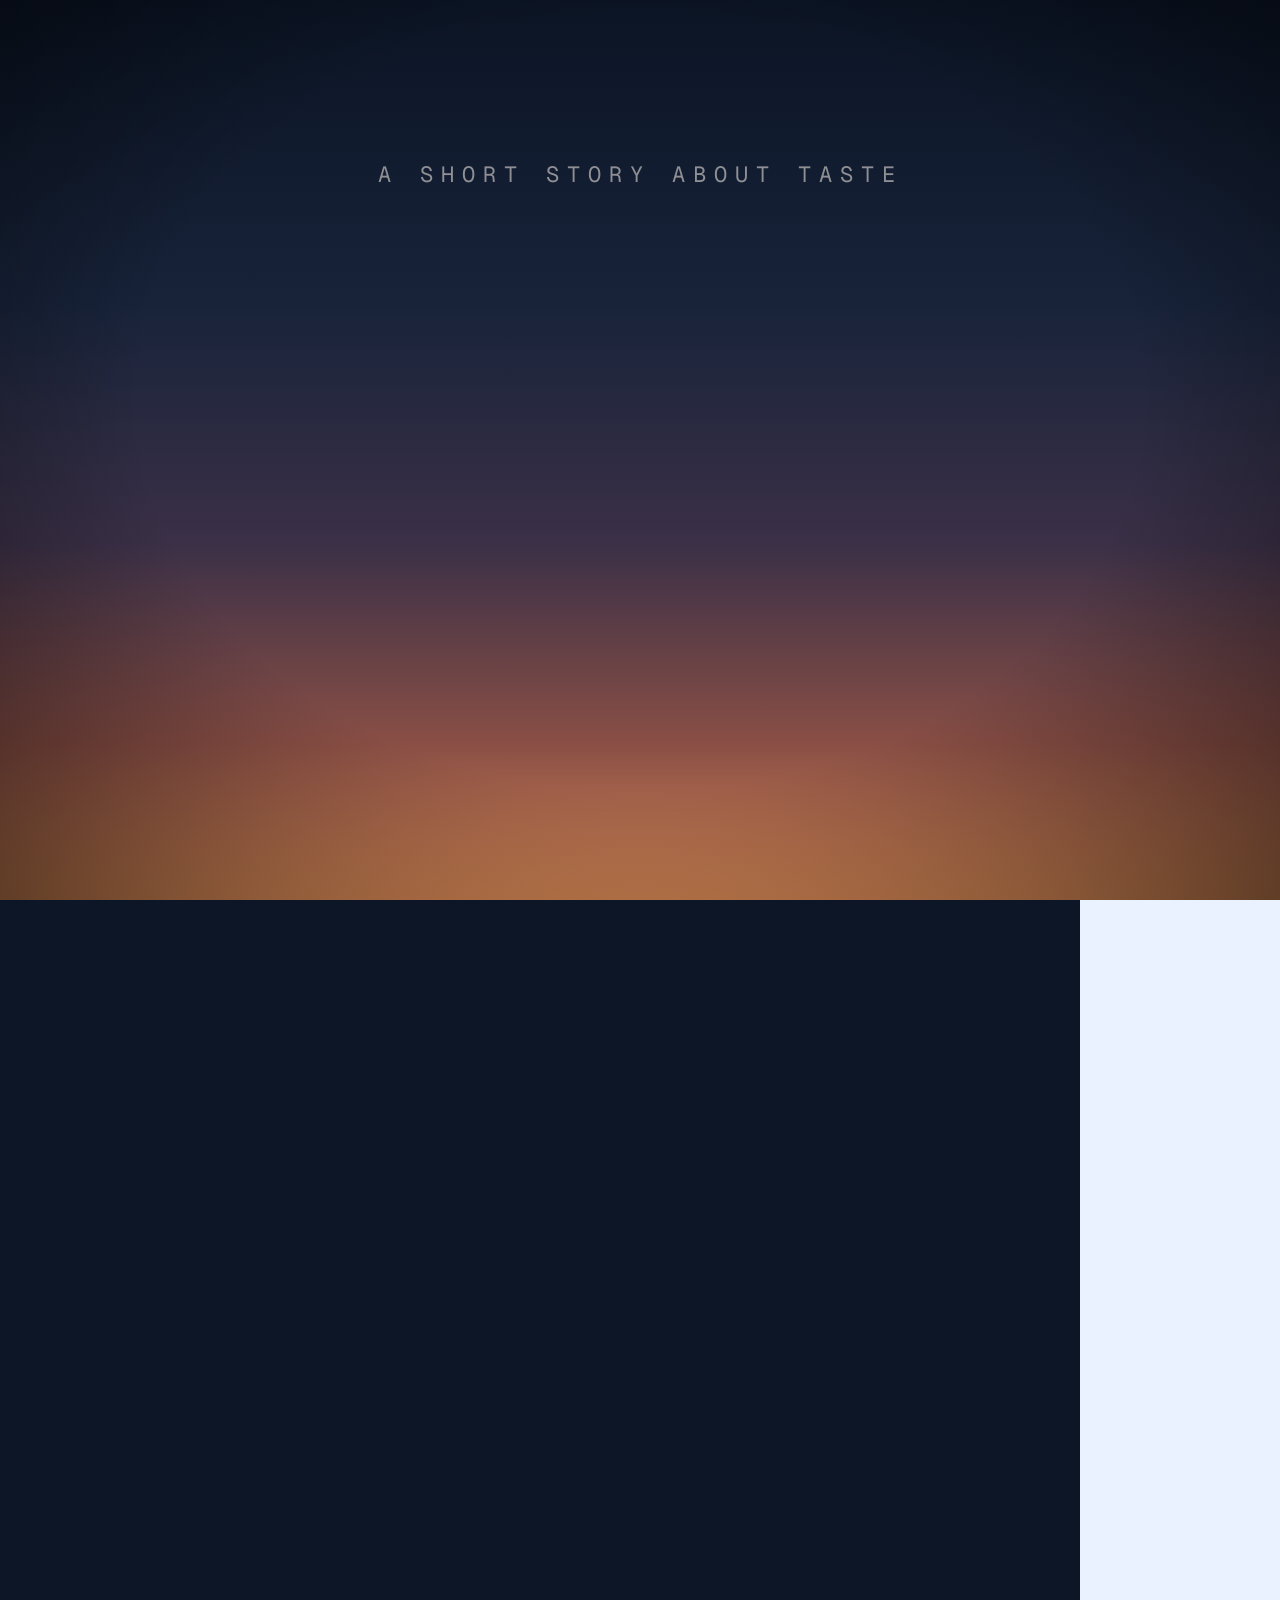
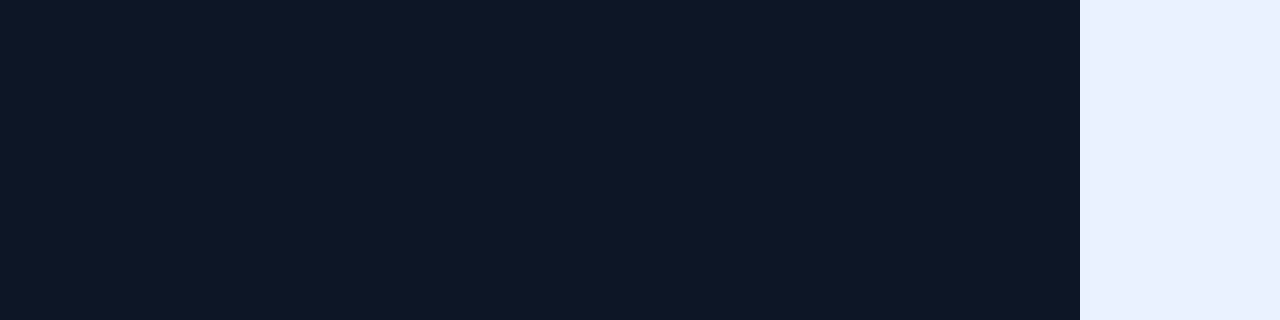
<file: kits/animate/engine/player.html>
<!doctype html>
<html><head><meta charset="utf-8">
<!-- The reel player. tools/render.py opens this page with ?reel=<folder of a reel>
     and calls window.seek(t) once per frame. Open it in a browser to preview:
     player.html?reel=../reels/my-reel&play=1 -->
<link rel="stylesheet" href="fonts/local.css">
<link rel="stylesheet" href="style.css">
</head>
<body>
<div id="stage">
 <div id="cam">
  <div id="bg">
   <div id="sky"></div>
   <div id="sun" class="abs"></div>
   <div id="blobA" class="abs"></div>
   <div id="blobB" class="abs"></div>
   <div id="dots" class="abs"></div>
   <svg id="horizon" class="abs" width="1080" height="760" viewBox="0 0 1080 760"></svg>
   <svg id="orbit" class="abs" width="1700" height="1700" viewBox="0 0 1700 1700">
    <circle cx="850" cy="850" r="760" fill="none" stroke="#2563EB" stroke-opacity=".16" stroke-width="2"/>
    <circle cx="850" cy="850" r="610" fill="none" stroke="#2563EB" stroke-opacity=".12" stroke-width="2" stroke-dasharray="6 14"/>
    <circle cx="850" cy="90" r="9" fill="#FFB547"/><circle cx="1460" cy="850" r="6" fill="#2563EB"/><circle cx="240" cy="850" r="5" fill="#0FA898"/>
   </svg>
   <div id="parts" class="abs"></div>
   <div id="night" class="abs"><div class="ndots abs"></div></div>
  </div>
  <div id="scenes" class="abs"></div>
 </div>
 <div id="hud" class="abs">
  <div class="br tl"></div><div class="br tr"></div><div class="br bl"></div><div class="br bbr"></div>
  <div id="hudL" class="mono"></div>
  <div id="hudR" class="mono"></div>
 </div>
 <div id="cap"></div>
 <div id="flash" class="abs"></div>
</div>
<script src="engine.js"></script>
<script>
// Load the reel's files. Script tags (not fetch) so it also works from file://
(function(){
  const q = new URLSearchParams(location.search);
  let dir = q.get('reel') || '../reels/airplane-food';
  if (!dir.endsWith('/')) dir += '/';
  window.REEL_DIR = dir;
  const load = (src) => new Promise((ok, bad) => {
    const s = document.createElement('script');
    s.src = src + '?v=' + Date.now();
    s.onload = ok; s.onerror = () => bad(new Error('Could not load ' + src));
    document.body.appendChild(s);
  });
  load(dir + 'words.js')
    .then(() => load(dir + 'scenes.js'))
    .then(() => ENGINE.start(q))
    .catch(e => ENGINE.fail(e));
})();
</script>
</body></html>
</file>
<file: docs/assets/kit.css>
/* Reel kits: one stylesheet for every kit page and the home page.
   Layout: skim-first single column. A pinned tab bar at the top, a quick-start card in the first screen,
   then content blocks (prompts, tools, steps, fixes, about), and a pinned action bar at the bottom on phones.
   Single light theme by design (brand: Sky Hologram). */
:root{
  --ink:#0A2540; --muted:#44546F; --acc:#2563EB; --deep:#1D4ED8; --sun:#FFB547; --sunInk:#9A5410; --ok:#12A36B;
  --glass:rgba(255,255,255,.84); --line:rgba(10,37,64,.10); --dot:rgba(10,37,64,.08); --bar:rgba(243,246,255,.92);
  --holo:linear-gradient(120deg,#C9D8FF,#F4D9FF 35%,#D2F5F0 65%,#FFE9C7);
  --sky:linear-gradient(180deg,#E6EFFF 0%,#F3F6FF 45%,#FFF4E6 100%);
  --display:'Instrument Serif',Georgia,'Times New Roman',serif;
  --body:'Plus Jakarta Sans',system-ui,-apple-system,'Segoe UI',sans-serif;
  --mono:'Geist Mono',ui-monospace,SFMono-Regular,Menlo,Consolas,monospace;
  color-scheme:light;
}
*{box-sizing:border-box}
html{background:#EAF2FF;scroll-behavior:smooth;scroll-padding-top:calc(76px + env(safe-area-inset-top,0px));padding-bottom:env(safe-area-inset-bottom,0px)}
body{margin:0;min-height:100vh;background:#EAF2FF;background-image:var(--sky);color:var(--ink);font-family:var(--body);font-size:16px;line-height:1.55;
  padding-left:max(16px,env(safe-area-inset-left,0px));padding-right:max(16px,env(safe-area-inset-right,0px));padding-bottom:calc(130px + env(safe-area-inset-bottom,0px))}
body.no-dock{padding-bottom:0}
body::after{content:"";position:fixed;inset:0;background-image:radial-gradient(var(--dot) 1.3px,transparent 1.9px);background-size:26px 26px;pointer-events:none;z-index:0}
.wrap{position:relative;z-index:1;max-width:640px;margin:0 auto;padding-block:20px 40px;display:flex;flex-direction:column;gap:30px}
a{color:var(--acc)}

/* top tab bar */
.tabs{position:sticky;top:0;z-index:5;margin:0 calc(-1 * max(16px,env(safe-area-inset-left,0px)));padding:calc(10px + env(safe-area-inset-top,0px)) max(16px,env(safe-area-inset-right,0px)) 10px max(16px,env(safe-area-inset-left,0px));
  background:var(--bar);backdrop-filter:blur(12px);-webkit-backdrop-filter:blur(12px);border-bottom:1px solid var(--line);display:flex;gap:6px;overflow-x:auto;scrollbar-width:none}
.tabs::-webkit-scrollbar{display:none}
.tabs a{flex:none;text-decoration:none;color:var(--ink);font-weight:700;font-size:14px;padding:10px 15px;min-height:40px;display:inline-flex;align-items:center;gap:6px;border-radius:999px;background:#fff;border:1px solid var(--line)}
.tabs a.on{background:var(--ink);color:#fff;border-color:var(--ink)}
.tabs a.home{padding:10px 12px}
.tabs a:focus-visible{outline:3px solid var(--sun);outline-offset:2px}

/* type */
.label{font-family:var(--mono);font-size:11.5px;letter-spacing:.2em;text-transform:uppercase;color:var(--acc);font-weight:500}
h1{font-family:var(--display);font-weight:400;font-size:clamp(40px,10.5vw,64px);line-height:.98;margin:6px 0 0;letter-spacing:-.01em;text-wrap:balance}
h1 em,h2 em{color:var(--acc)}
h2{font-family:var(--display);font-weight:400;font-size:clamp(30px,7.5vw,40px);line-height:1.05;margin:0;text-wrap:balance}
.sub{color:var(--muted);margin:8px 0 0;font-size:16px;max-width:54ch}
.sec{display:flex;flex-direction:column;gap:14px}
.chip{display:inline-flex;align-items:center;padding:5px 12px;border-radius:999px;background:var(--holo);border:1.5px solid #fff;font-weight:700;font-size:12.5px;white-space:nowrap;color:var(--ink)}
.kw{font-family:var(--mono);letter-spacing:.14em;font-weight:600}

/* quick card */
.quick{position:relative;background:var(--glass);border:2px solid #fff;border-radius:26px;padding:20px 16px 16px;box-shadow:0 22px 50px rgba(37,99,235,.14),inset 0 1px 0 #fff;display:flex;flex-direction:column;gap:12px}
.br{position:absolute;width:18px;height:18px;border:0 solid var(--acc);opacity:.85}
.br.tl{left:-7px;top:-7px;border-left-width:3px;border-top-width:3px}
.br.bbr{right:-7px;bottom:-7px;border-right-width:3px;border-bottom-width:3px}
.qhead{display:flex;justify-content:space-between;align-items:baseline;gap:10px;flex-wrap:wrap}
.qhead b{font-size:17px}
.qhead span{font-size:13px;color:var(--muted)}
.row{display:flex;align-items:center;gap:12px;background:#fff;border:1px solid var(--line);border-radius:16px;padding:10px 10px 10px 12px}
.row .n{flex:none;width:26px;height:26px;border-radius:50%;background:var(--holo);border:1.5px solid #fff;font-family:var(--mono);font-size:12px;font-weight:600;display:flex;align-items:center;justify-content:center}
.row .t{flex:1;min-width:0}
.row .t code,.row .t strong{display:block;font-size:15.5px;font-weight:700;color:var(--ink);word-break:break-word}
.row .t code{font-family:var(--mono);font-weight:600}
.row .t small{display:block;font-size:12.5px;color:var(--muted);line-height:1.35}
.hint{display:flex;gap:8px;align-items:center;font-size:13px;color:var(--muted);margin:0}
.hint svg{flex:none}
.alt{text-align:center;font-size:13.5px;color:var(--muted);margin:0}
.alt a{font-weight:700}

/* buttons */
.btn{appearance:none;border:0;cursor:pointer;font:700 15px/1 var(--body);color:#fff;background:var(--acc);padding:14px 18px;border-radius:999px;display:inline-flex;align-items:center;justify-content:center;gap:9px;text-decoration:none;box-shadow:0 12px 26px rgba(37,99,235,.28);transition:transform .15s ease,background .15s ease;white-space:nowrap}
.btn:hover{background:var(--deep)}
.btn:active{transform:scale(.97)}
.btn.full{width:100%}
.btn.sm{padding:10px 15px;min-height:42px;min-width:96px;flex:none;font-size:13.5px;background:var(--ink);box-shadow:none}
.btn.sm:hover{background:var(--deep)}
.btn.light{background:#fff;color:var(--ink);border:1px solid var(--line);box-shadow:none}
.btn.done{background:var(--ok)!important;color:#fff!important}
.btn:focus-visible,summary:focus-visible,.fix:focus-visible,.more:focus-visible{outline:3px solid var(--sun);outline-offset:3px}

/* prompt cards */
.card{background:var(--glass);border:2px solid #fff;border-radius:22px;padding:16px;box-shadow:0 16px 40px rgba(37,99,235,.10);display:flex;flex-direction:column;gap:10px;min-width:0}
.ctop{display:flex;justify-content:space-between;align-items:center;gap:10px}
.card h3{margin:0;font-size:17px;font-weight:800;line-height:1.3}
.card p{margin:0;color:var(--muted);font-size:14.5px}
.prompt{position:relative;font-family:var(--mono);font-size:13px;line-height:1.6;background:#fff;border:1px solid var(--line);border-radius:14px;padding:12px 14px;white-space:pre-wrap;word-break:break-word;margin:0;color:var(--ink);max-height:7.6em;overflow:hidden}
.prompt.short{max-height:none}
.prompt:not(.short)::after{content:"";position:absolute;left:0;right:0;bottom:0;height:3em;background:linear-gradient(transparent,#fff)}
.card.open .prompt{max-height:none}
.card.open .prompt::after{display:none}
.prompt mark{background:linear-gradient(90deg,rgba(255,181,71,.55),rgba(255,233,199,.85));color:var(--ink);border-radius:5px;padding:0 3px}
.prompt .fill{color:var(--sunInk);font-weight:600}
.more{appearance:none;border:0;background:none;color:var(--acc);font:700 13.5px var(--body);cursor:pointer;padding:8px 0;min-height:36px;align-self:flex-start}

/* tool cards */
.tools{display:grid;grid-template-columns:repeat(auto-fit,minmax(min(100%,270px),1fr));gap:10px}
.tool{background:var(--glass);border:2px solid #fff;border-radius:20px;padding:14px;box-shadow:0 14px 34px rgba(37,99,235,.10);display:flex;flex-direction:column;gap:8px;min-width:0}
.tool .top{display:flex;align-items:center;gap:10px}
.tool .ic{flex:none;width:40px;height:40px;border-radius:12px;background:var(--holo);border:1.5px solid #fff;display:flex;align-items:center;justify-content:center;font-weight:800;font-size:17px}
.tool h3{margin:0;font-size:16.5px;font-weight:800;line-height:1.25}
.tool .price{font-size:12.5px;color:var(--ok);font-weight:700}
.tool p{margin:0;color:var(--muted);font-size:14.5px}
.tool .acts{display:flex;gap:8px;margin-top:auto;padding-top:4px}

/* steps */
.steps{list-style:none;margin:0;padding:0;display:flex;flex-direction:column;gap:8px}
.steps li{display:flex;gap:12px;align-items:flex-start;background:rgba(255,255,255,.7);border:1px solid #fff;border-radius:16px;padding:12px 14px}
.steps .n{flex:none;width:26px;height:26px;border-radius:50%;border:2px solid var(--acc);color:var(--acc);font-family:var(--mono);font-size:12px;font-weight:600;display:flex;align-items:center;justify-content:center;background:#fff}
.steps b{display:block;font-size:15.5px;line-height:1.35}
.steps span{font-size:14px;color:var(--muted)}
code.in{font-family:var(--mono);font-size:13px;background:#fff;border:1px solid var(--line);border-radius:6px;padding:0 5px;color:var(--ink)}
details.extra{border:1px dashed rgba(37,99,235,.35);border-radius:16px;background:rgba(255,255,255,.45)}
details.extra summary{cursor:pointer;list-style:none;padding:11px 14px;font-size:14px;font-weight:700;color:var(--acc);display:flex;justify-content:space-between;gap:10px}
details.extra summary::-webkit-details-marker{display:none}
details.extra summary::after{content:"+";font-family:var(--mono)}
details.extra[open] summary::after{content:"–"}
.tree{font-family:var(--mono);font-size:12.5px;line-height:1.7;background:#fff;border-radius:12px;padding:10px 12px;margin:0 12px 12px;overflow-x:auto;white-space:pre}
.tree .c{color:var(--muted)}

/* fix lines */
.fixes{display:flex;flex-wrap:wrap;gap:8px}
.fix{appearance:none;cursor:pointer;text-align:left;font:600 14px/1.35 var(--body);color:var(--ink);background:rgba(255,255,255,.75);border:1px solid #fff;border-radius:14px 14px 14px 4px;padding:11px 13px;min-height:42px}
.fix:hover{border-color:var(--acc)}
.fix.done{background:var(--ok);color:#fff}
.tip{font-size:13px;color:var(--muted);margin:0}

/* about */
.does{display:grid;grid-template-columns:repeat(2,minmax(0,1fr));gap:8px}
.does div:last-child:nth-child(odd){grid-column:1/-1}
.does div{background:rgba(255,255,255,.65);border:1px solid #fff;border-radius:14px;padding:10px 12px;min-width:0}
.does b{display:block;font-size:14.5px;line-height:1.3}
.does span{font-size:13px;color:var(--muted)}
.needs{margin:0;padding-left:18px;color:var(--muted);font-size:14.5px;display:flex;flex-direction:column;gap:3px}

footer{text-align:center;color:var(--muted);font-size:13px;display:flex;flex-direction:column;gap:6px;align-items:center}
footer a{font-weight:700}
footer .ver{font-family:var(--mono);font-size:11px;letter-spacing:.14em;text-transform:uppercase}

/* bottom action bar (phones) */
.dock{position:fixed;left:0;right:0;bottom:0;z-index:6;padding:10px max(16px,env(safe-area-inset-right,0px)) calc(10px + env(safe-area-inset-bottom,0px)) max(16px,env(safe-area-inset-left,0px));background:var(--bar);backdrop-filter:blur(12px);-webkit-backdrop-filter:blur(12px);border-top:1px solid var(--line)}
.dock .in{max-width:640px;margin:0 auto;display:flex;gap:8px}
.dock .btn{flex:1;padding:13px 10px;font-size:14.5px;gap:7px}
.dock .btn:first-child{flex:1.6}
.dock .btn svg{flex:none}
.toast{position:fixed;left:50%;bottom:calc(86px + env(safe-area-inset-bottom,0px));transform:translateX(-50%) translateY(20px);opacity:0;z-index:7;background:var(--ink);color:#fff;font-weight:700;font-size:14px;padding:10px 16px;border-radius:999px;transition:all .2s ease;pointer-events:none;max-width:calc(100vw - 32px);text-align:center}
.toast.show{opacity:1;transform:translateX(-50%) translateY(0)}

/* home page */
.search{position:relative}
.search input{width:100%;font:600 17px var(--body);color:var(--ink);padding:16px 18px 16px 48px;border-radius:18px;border:2px solid #fff;background:var(--glass);box-shadow:0 16px 40px rgba(37,99,235,.12);outline:none;text-transform:uppercase;letter-spacing:.06em}
.search input::placeholder{text-transform:none;letter-spacing:0;color:var(--muted);font-weight:500}
.search input:focus{border-color:var(--acc)}
.search svg{position:absolute;left:16px;top:50%;transform:translateY(-50%);color:var(--muted)}
.list{list-style:none;margin:0;padding:0;display:flex;flex-direction:column;gap:12px}
.kit{display:flex;flex-direction:column;gap:8px;background:var(--glass);border:2px solid #fff;border-radius:22px;padding:18px;box-shadow:0 16px 40px rgba(37,99,235,.10);text-decoration:none;color:inherit;transition:transform .15s ease}
.kit:hover{transform:translateY(-2px)}
.kit:focus-visible{outline:3px solid var(--sun);outline-offset:3px}
.kit .meta{display:flex;gap:8px;align-items:center;flex-wrap:wrap}
.kit .type{font-size:12.5px;font-weight:700;color:var(--muted)}
.kit h3{margin:0;font-size:19px;font-weight:800;line-height:1.25}
.kit p{margin:0;color:var(--muted);font-size:14.5px}
.kit .go{font-weight:700;color:var(--acc);font-size:14.5px}
.empty{border:2px dashed rgba(37,99,235,.3);border-radius:22px;padding:18px;color:var(--muted);font-size:15px;background:rgba(255,255,255,.4);margin:0}

/* device variants: phones and tablets lead with "send to my laptop" for laptop-only kits */
.only-touch{display:none!important}
@media (hover:none) and (pointer:coarse){
  .btn.only-touch{display:inline-flex!important}
  p.only-touch{display:block!important}
  .only-desk{display:none!important}
}
@media (hover:hover) and (pointer:fine), (min-width:1024px){
  .tabs{justify-content:center}
}
@media (max-width:360px){.does{grid-template-columns:1fr}}
@media (prefers-reduced-motion:reduce){*{transition:none!important;scroll-behavior:auto!important}}
</file>
<file: kits/animate/engine/fonts/local.css>
@font-face {
  font-family: 'Geist Mono';
  font-style: normal;
  font-weight: 400;
  font-display: swap;
  src: url(f5.woff2) format('woff2');
  unicode-range: U+0000-00FF, U+0131, U+0152-0153, U+02BB-02BC, U+02C6, U+02DA, U+02DC, U+0304, U+0308, U+0329, U+2000-206F, U+20AC, U+2122, U+2191, U+2193, U+2212, U+2215, U+FEFF, U+FFFD;
}
@font-face {
  font-family: 'Geist Mono';
  font-style: normal;
  font-weight: 500;
  font-display: swap;
  src: url(f11.woff2) format('woff2');
  unicode-range: U+0000-00FF, U+0131, U+0152-0153, U+02BB-02BC, U+02C6, U+02DA, U+02DC, U+0304, U+0308, U+0329, U+2000-206F, U+20AC, U+2122, U+2191, U+2193, U+2212, U+2215, U+FEFF, U+FFFD;
}
@font-face {
  font-family: 'Geist Mono';
  font-style: normal;
  font-weight: 600;
  font-display: swap;
  src: url(f17.woff2) format('woff2');
  unicode-range: U+0000-00FF, U+0131, U+0152-0153, U+02BB-02BC, U+02C6, U+02DA, U+02DC, U+0304, U+0308, U+0329, U+2000-206F, U+20AC, U+2122, U+2191, U+2193, U+2212, U+2215, U+FEFF, U+FFFD;
}
@font-face {
  font-family: 'Instrument Serif';
  font-style: italic;
  font-weight: 400;
  font-display: swap;
  src: url(f19.woff2) format('woff2');
  unicode-range: U+0000-00FF, U+0131, U+0152-0153, U+02BB-02BC, U+02C6, U+02DA, U+02DC, U+0304, U+0308, U+0329, U+2000-206F, U+20AC, U+2122, U+2191, U+2193, U+2212, U+2215, U+FEFF, U+FFFD;
}
@font-face {
  font-family: 'Instrument Serif';
  font-style: normal;
  font-weight: 400;
  font-display: swap;
  src: url(f21.woff2) format('woff2');
  unicode-range: U+0000-00FF, U+0131, U+0152-0153, U+02BB-02BC, U+02C6, U+02DA, U+02DC, U+0304, U+0308, U+0329, U+2000-206F, U+20AC, U+2122, U+2191, U+2193, U+2212, U+2215, U+FEFF, U+FFFD;
}
@font-face {
  font-family: 'Plus Jakarta Sans';
  font-style: normal;
  font-weight: 500;
  font-display: swap;
  src: url(f25.woff2) format('woff2');
  unicode-range: U+0000-00FF, U+0131, U+0152-0153, U+02BB-02BC, U+02C6, U+02DA, U+02DC, U+0304, U+0308, U+0329, U+2000-206F, U+20AC, U+2122, U+2191, U+2193, U+2212, U+2215, U+FEFF, U+FFFD;
}
@font-face {
  font-family: 'Plus Jakarta Sans';
  font-style: normal;
  font-weight: 600;
  font-display: swap;
  src: url(f29.woff2) format('woff2');
  unicode-range: U+0000-00FF, U+0131, U+0152-0153, U+02BB-02BC, U+02C6, U+02DA, U+02DC, U+0304, U+0308, U+0329, U+2000-206F, U+20AC, U+2122, U+2191, U+2193, U+2212, U+2215, U+FEFF, U+FFFD;
}
@font-face {
  font-family: 'Plus Jakarta Sans';
  font-style: normal;
  font-weight: 700;
  font-display: swap;
  src: url(f33.woff2) format('woff2');
  unicode-range: U+0000-00FF, U+0131, U+0152-0153, U+02BB-02BC, U+02C6, U+02DA, U+02DC, U+0304, U+0308, U+0329, U+2000-206F, U+20AC, U+2122, U+2191, U+2193, U+2212, U+2215, U+FEFF, U+FFFD;
}
@font-face {
  font-family: 'Plus Jakarta Sans';
  font-style: normal;
  font-weight: 800;
  font-display: swap;
  src: url(f37.woff2) format('woff2');
  unicode-range: U+0000-00FF, U+0131, U+0152-0153, U+02BB-02BC, U+02C6, U+02DA, U+02DC, U+0304, U+0308, U+0329, U+2000-206F, U+20AC, U+2122, U+2191, U+2193, U+2212, U+2215, U+FEFF, U+FFFD;
}
</file>
<file: kits/animate/engine/style.css>
/* Sky Hologram look. Colours live in :root so a reel can restyle with
   REEL({ colors: { acc: '#...' } }) without touching this file. */
:root{
  --ink:#0A2540; --muted:#4A5B78; --acc:#2563EB; --deep:#1D4ED8; --sun:#FFB547; --sunTxt:#C9741A;
  --ok:#12A36B; --bad:#F0603C; --teal:#0FA898;
  --holo:linear-gradient(120deg,#CFE0FF 0%,#D4F4EE 38%,#FFEBC9 72%,#FFD8C4 100%);
  --sky:linear-gradient(180deg,#D9E7FF 0%,#EEF3FF 40%,#FFF3E4 78%,#FFE2C4 100%);
}
*{box-sizing:border-box;margin:0;padding:0}
html,body{width:1080px;height:1920px;overflow:hidden;background:#EAF2FF}
body{font-family:'Plus Jakarta Sans','Segoe UI',Helvetica,Arial,sans-serif;color:var(--ink);-webkit-font-smoothing:antialiased}
.abs{position:absolute}
.serif{font-family:'Instrument Serif',Georgia,serif;font-weight:400}
.mono{font-family:'Geist Mono',ui-monospace,Menlo,Consolas,monospace}
.center{display:flex;align-items:center;justify-content:center}
.acc{color:var(--acc)}
.em{font-family:'Instrument Serif',Georgia,serif;font-style:italic;font-weight:400;color:var(--acc)}

#stage{position:absolute;inset:0;overflow:hidden}
#cam{position:absolute;inset:0;transform-origin:540px 860px}
#bg{position:absolute;inset:0}
#sky{position:absolute;inset:0;background:var(--sky)}
#sun{width:1300px;height:1300px;border-radius:50%;left:-110px;top:980px;background:radial-gradient(circle,rgba(255,196,120,.75),rgba(255,180,110,.25) 40%,rgba(255,180,110,0) 66%)}
#blobA{width:1000px;height:1000px;border-radius:50%;background:radial-gradient(circle,rgba(110,160,255,.42),rgba(110,160,255,0) 65%);left:-360px;top:-220px}
#blobB{width:760px;height:760px;border-radius:50%;background:radial-gradient(circle,rgba(140,228,212,.32),rgba(140,228,212,0) 65%);left:560px;top:380px}
#dots{inset:0;background-image:radial-gradient(rgba(10,37,64,.10) 1.6px,transparent 2.2px);background-size:36px 36px;-webkit-mask-image:linear-gradient(180deg,#000 0%,#000 60%,transparent 80%);mask-image:linear-gradient(180deg,#000 0%,#000 60%,transparent 80%)}
#horizon{left:0;top:1160px;-webkit-mask-image:linear-gradient(180deg,transparent 0%,#000 45%);mask-image:linear-gradient(180deg,transparent 0%,#000 45%)}
#orbit{left:-310px;top:110px;opacity:.5}
#parts{inset:0}
#night{inset:0;opacity:0;background:radial-gradient(circle at 50% 36%,#1E4386 0%,#0E2552 42%,#06122C 100%)}
#night .ndots{inset:0;background-image:radial-gradient(rgba(170,200,255,.16) 1.6px,transparent 2.2px);background-size:36px 36px}
#scenes{inset:0}
#flash{inset:0;background:#fff;opacity:0;pointer-events:none}

/* HUD */
#hud{inset:0;pointer-events:none}
.br{position:absolute;width:30px;height:30px;border-color:var(--acc);border-style:solid;border-width:0;opacity:.5}
.br.tl{left:44px;top:44px;border-left-width:4px;border-top-width:4px}
.br.tr{right:44px;top:44px;border-right-width:4px;border-top-width:4px}
.br.bl{left:44px;bottom:44px;border-left-width:4px;border-bottom-width:4px}
.br.bbr{right:44px;bottom:44px;border-right-width:4px;border-bottom-width:4px}
#hudL,#hudR{position:absolute;top:150px;font-size:22px;letter-spacing:3px;color:var(--muted);white-space:nowrap}
#hudL{left:84px}
#hudR{right:84px;color:var(--acc);font-weight:600}
body.dark #hudL{color:#9DB6E0}

/* Building blocks */
.scene{position:absolute;inset:0}
.glass{position:absolute;background:rgba(255,255,255,.78);border:2px solid #fff;border-radius:36px;box-shadow:0 30px 80px rgba(37,99,235,.16),0 2px 0 rgba(255,255,255,.9) inset;overflow:hidden}
.chip{display:inline-flex;align-items:center;gap:12px;padding:14px 26px;border-radius:999px;background:#fff;border:2px solid #fff;font-weight:700;font-size:30px;box-shadow:0 12px 30px rgba(37,99,235,.15);white-space:nowrap}
.holo{background:var(--holo)}
.kicker{font-family:'Geist Mono',ui-monospace,Menlo,Consolas,monospace;font-size:28px;letter-spacing:7px;color:var(--acc);text-transform:uppercase;font-weight:600}
.headline{font-family:'Instrument Serif',Georgia,serif;font-weight:400;line-height:.98;letter-spacing:-1px}
.headline .em{color:var(--acc)}
.body{font-size:42px;font-weight:600;line-height:1.3;color:var(--muted)}
.tile{position:absolute;border-radius:28px;background:rgba(255,255,255,.88);border:2px solid #fff;box-shadow:0 20px 50px rgba(37,99,235,.14)}
.ring{position:absolute;border-radius:50%;border:3px solid rgba(37,99,235,.35)}
.ring.dash{border-style:dashed;border-color:rgba(37,99,235,.25)}
.iconOrb{position:absolute;border-radius:50%;background:var(--holo);border:3px solid #fff;box-shadow:0 30px 80px rgba(37,99,235,.25)}
.ok{width:52px;height:52px;border-radius:50%;background:var(--ok);display:inline-flex;align-items:center;justify-content:center;flex:none;color:#fff;font-weight:800;font-size:30px}
.num{font-family:'Instrument Serif',Georgia,serif;line-height:.9}

/* Dark (contrast) scenes */
.scene.dark{color:#fff}
.scene.dark .kicker{color:#9DB6E0}
.scene.dark .headline .em{color:var(--sun)}
.scene.dark .body{color:#C9D7F2}
.scene.dark .glass,.scene.dark .tile{background:rgba(255,255,255,.08);border-color:rgba(255,255,255,.22);box-shadow:0 30px 80px rgba(0,0,0,.35)}

/* Browser card for real screenshots */
.shot{position:absolute;border-radius:28px;background:#fff;overflow:hidden;border:3px solid #fff;box-shadow:0 34px 80px rgba(10,37,64,.26),0 0 0 7px rgba(37,99,235,.16),0 0 70px rgba(37,99,235,.32)}
.sbar{height:54px;background:#F6F8FA;border-bottom:2px solid #E4E8EE;display:flex;align-items:center;gap:16px;padding:0 20px}
.dots3 i{display:inline-block;width:16px;height:16px;border-radius:50%;margin-right:9px}
.url{flex:1;background:#fff;border:2px solid #E1E6EE;border-radius:12px;height:36px;display:flex;align-items:center;padding:0 16px;font:500 21px 'Geist Mono',ui-monospace,monospace;color:#57606A;white-space:nowrap;overflow:hidden}
.svp{position:absolute;left:0;top:54px;right:0;bottom:0;overflow:hidden;background:#fff}
.svp.nobar{top:0}
.sin{position:absolute;left:0;top:0;transform-origin:0 0}
.sin img{display:block}
.mark{position:absolute;border-radius:8px;background:rgba(37,99,235,.20);box-shadow:inset 0 -6px 0 rgba(37,99,235,.9);mix-blend-mode:multiply;transform-origin:left center}

/* Chat */
.bubble{position:absolute;max-width:760px;padding:26px 34px;border-radius:34px;font-size:38px;font-weight:600;line-height:1.3;box-shadow:0 16px 40px rgba(37,99,235,.14)}
.bubble.you{right:80px;background:var(--acc);color:#fff;border-bottom-right-radius:10px}
.bubble.ai{left:80px;background:#fff;color:var(--ink);border-bottom-left-radius:10px}
.bubble .who{display:block;font:600 20px 'Geist Mono',ui-monospace,monospace;letter-spacing:3px;opacity:.7;margin-bottom:8px;text-transform:uppercase}

/* Captions */
#cap{position:absolute;left:60px;right:60px;top:1395px;text-align:center;font-weight:800;font-size:66px;line-height:1.08;letter-spacing:-1px;pointer-events:none}
#cap span{display:inline-block;margin:0 9px;color:var(--ink);text-shadow:0 2px 0 rgba(255,255,255,.7),0 0 26px rgba(255,255,255,.9)}
#cap span.on{color:var(--acc)}
#cap span.em{font-family:'Instrument Serif',Georgia,serif;font-style:italic;font-weight:400;font-size:84px;letter-spacing:0;color:var(--sunTxt)}
body.dark #cap span{color:#fff;text-shadow:0 3px 18px rgba(0,0,0,.45)}
body.dark #cap span.on{color:var(--sun)}
body.dark #cap span.em{color:var(--sun)}

/* Error box (only shows when a file is missing or broken) */
#err{position:absolute;left:60px;right:60px;top:600px;padding:40px;border-radius:30px;background:#fff;border:4px solid var(--bad);font:600 34px/1.4 'Geist Mono',monospace;color:var(--bad);white-space:pre-wrap}

/* ---- theme: "story" ----  REEL({ theme: "story" })
   A calm, cinematic storytelling look: dusk sky, film grain, serif titles,
   subtitle-style captions, no HUD. Same scene types, different mood. */
body.theme-story{background:#0D1626;--ink:#F6EFE6;--muted:#C9BFB2;--acc:#FFB877;--sunTxt:#FFB877;--sun:#FFB877;--ok:#7FC8A9}
body.theme-story #sky{background:linear-gradient(180deg,#0B1424 0%,#18233A 34%,#3B3047 60%,#8A4F45 82%,#D98A55 100%)}
body.theme-story #sun{opacity:.9;background:radial-gradient(circle,rgba(255,170,100,.55),rgba(255,150,90,.18) 40%,rgba(255,150,90,0) 66%)}
body.theme-story #blobA,body.theme-story #blobB,body.theme-story #dots,body.theme-story #horizon,body.theme-story #orbit,body.theme-story #parts,body.theme-story .br,body.theme-story #hudR{display:none}
body.theme-story #night{background:radial-gradient(circle at 50% 40%,#1A2236 0%,#0A0F1C 70%,#05070D 100%)}
body.theme-story #night .ndots{display:none}
body.theme-story #stage::after{content:'';position:absolute;inset:0;pointer-events:none;background:radial-gradient(ellipse at 50% 45%,rgba(0,0,0,0) 55%,rgba(0,0,0,.55) 100%)}
body.theme-story #hudL{top:160px;left:0;right:0;text-align:center;letter-spacing:8px;color:rgba(246,239,230,.55)}
body.theme-story .headline{color:#F6EFE6;letter-spacing:-.5px;text-shadow:0 6px 40px rgba(0,0,0,.35)}
body.theme-story .headline .em,body.theme-story .em{color:#FFB877}
body.theme-story .kicker{color:rgba(255,200,150,.8);letter-spacing:10px}
body.theme-story .body{color:#D9CFC2}
body.theme-story .tile,body.theme-story .glass{background:rgba(20,26,40,.55);border:1.5px solid rgba(255,230,200,.18);box-shadow:0 30px 80px rgba(0,0,0,.35);color:#F6EFE6}
body.theme-story .chip{background:rgba(20,26,40,.6);border-color:rgba(255,230,200,.2);color:#F6EFE6;box-shadow:none}
body.theme-story .iconOrb{background:none!important;box-shadow:none!important;border:none!important;filter:drop-shadow(0 10px 30px rgba(0,0,0,.4))}
body.theme-story .ring{border-color:rgba(255,190,130,.3)}
body.theme-story .num{color:#FFB877}
body.theme-story #cap{font-weight:600;font-size:52px;letter-spacing:0;top:1420px}
body.theme-story #cap span{color:rgba(246,239,230,.9);margin:0 6px;text-shadow:0 2px 14px rgba(0,0,0,.7)}
body.theme-story #cap span.on{color:#fff}
body.theme-story #cap span.em{font-size:66px;color:#FFB877}
</file>
